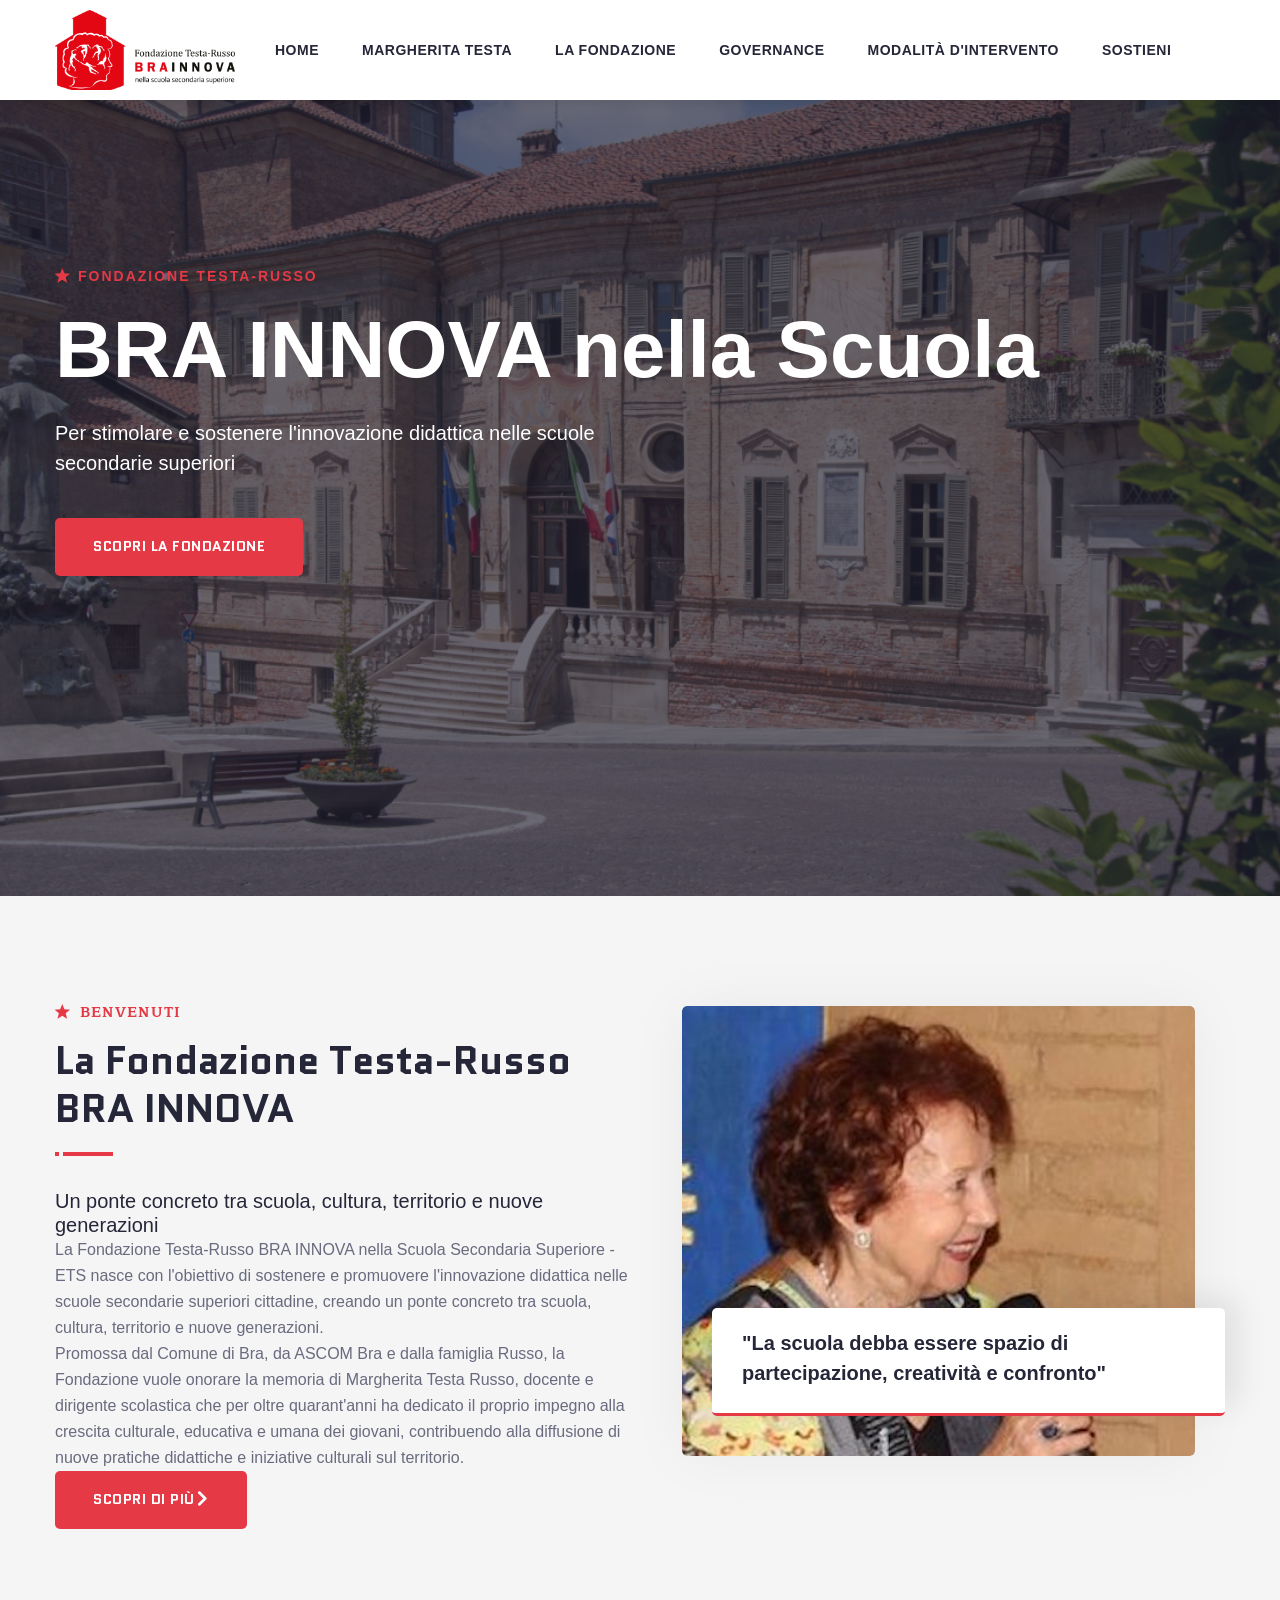
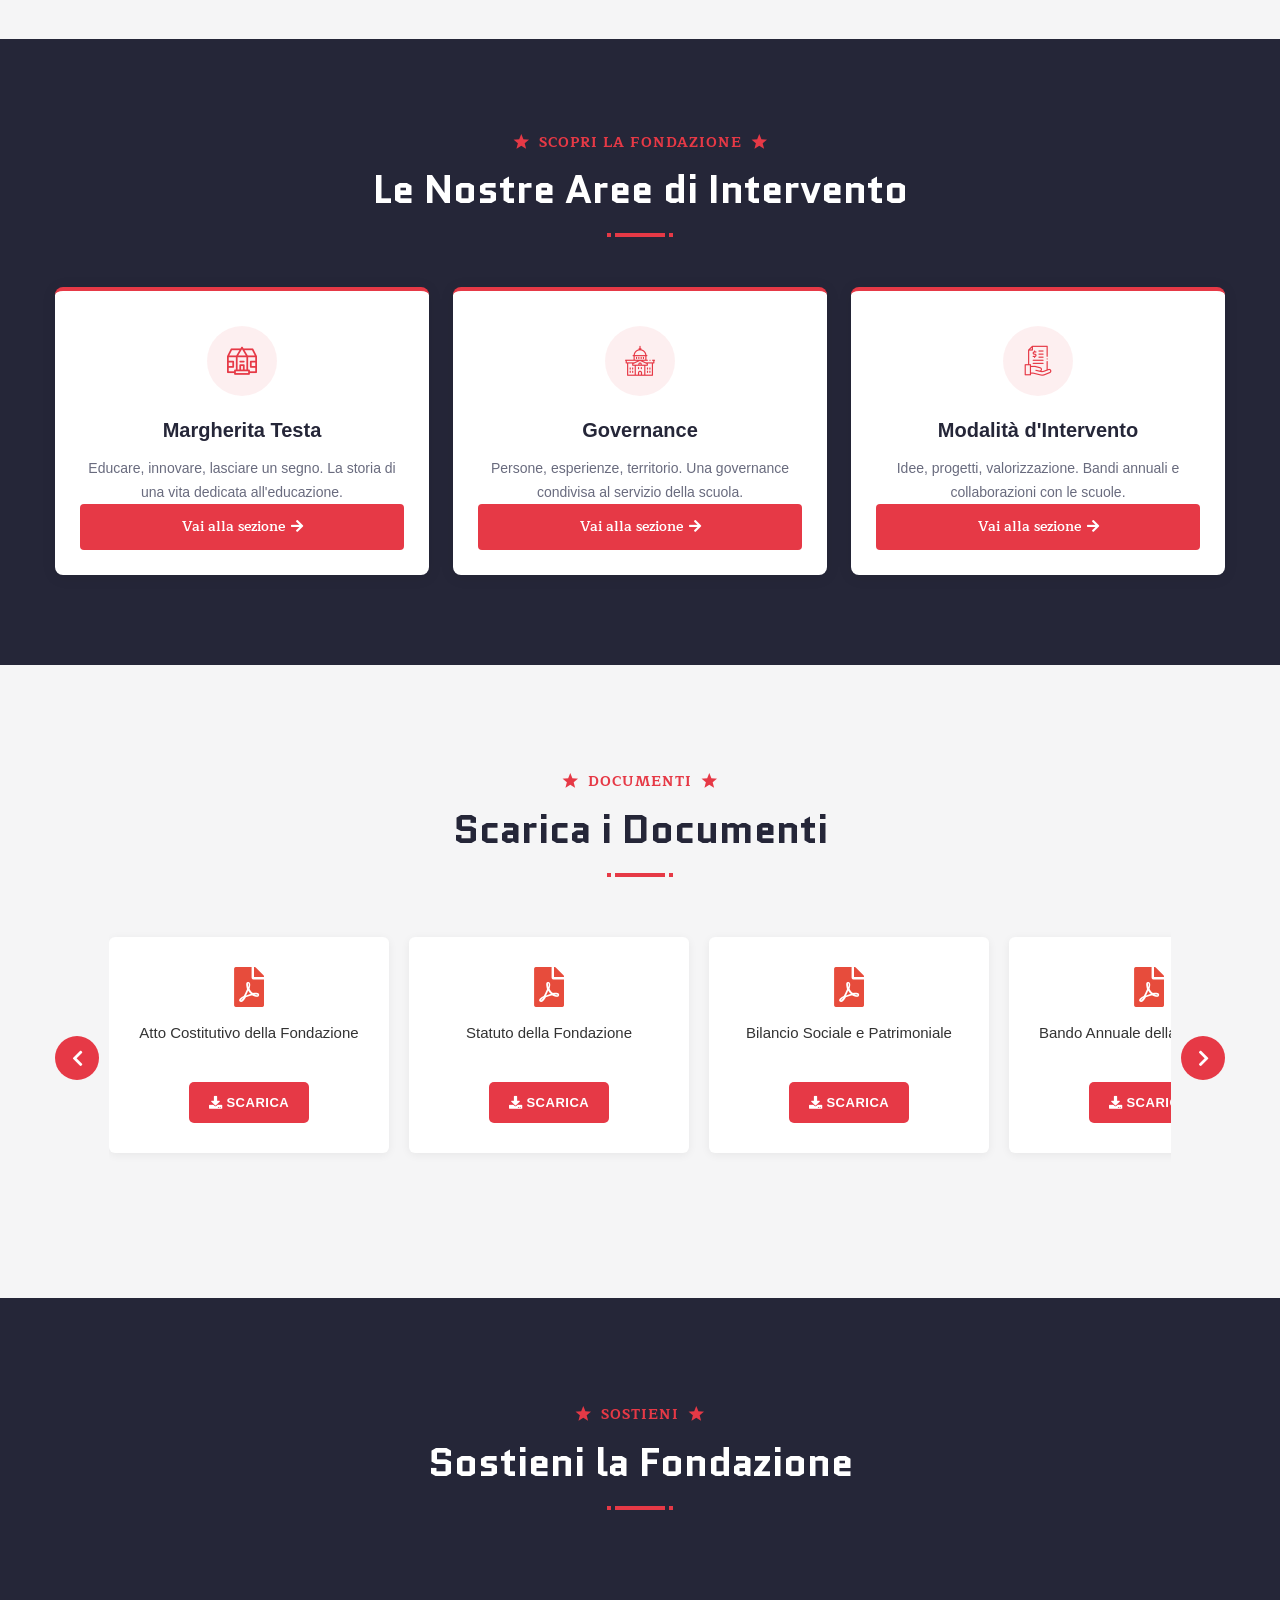
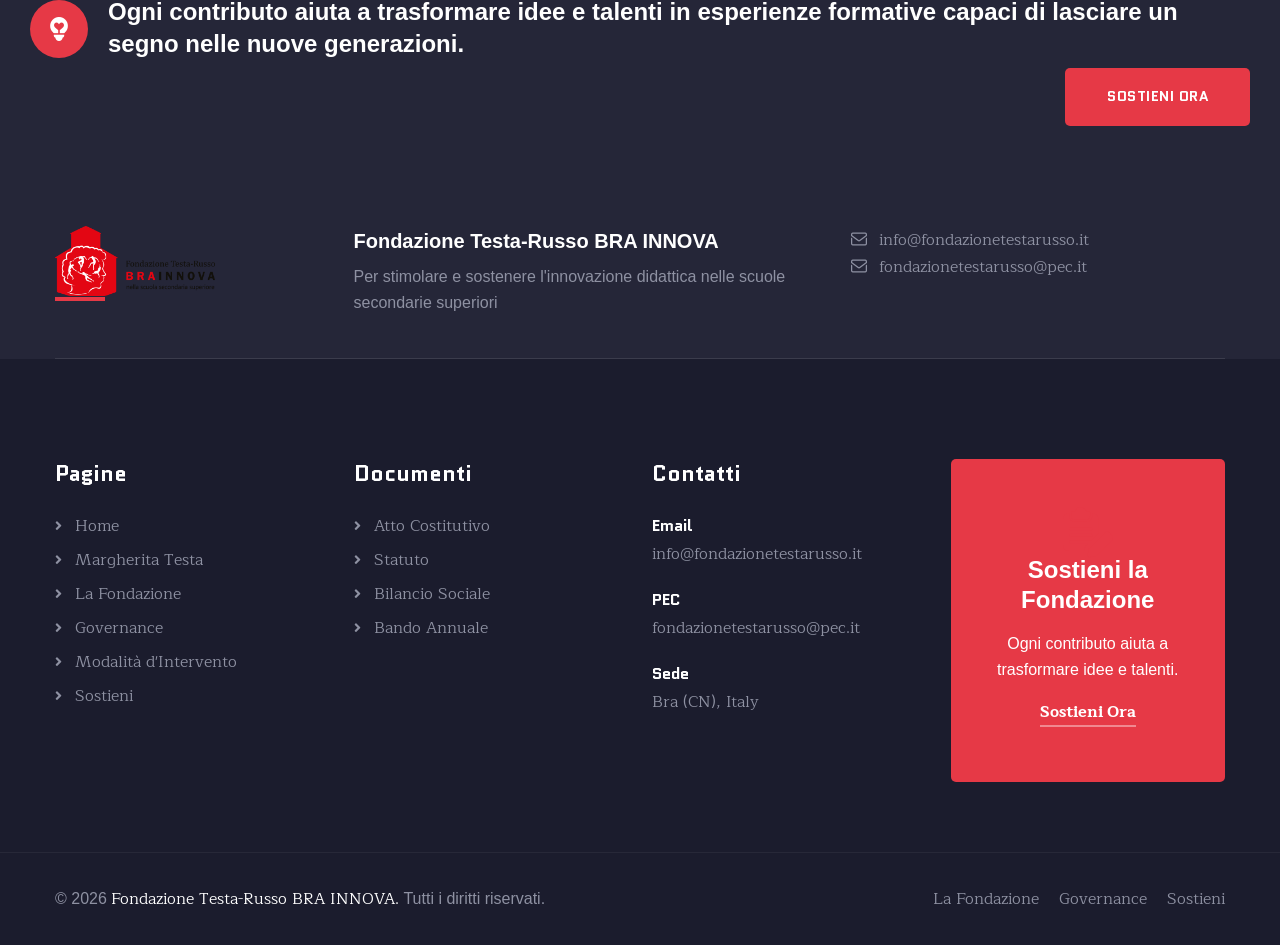
<file: index.html>
<!doctype html>
<html lang="it">
  <head>
    <meta charset="utf-8" />
    <meta http-equiv="X-UA-Compatible" content="IE=edge" />
    <meta
      name="viewport"
      content="width=device-width, initial-scale=1.0, maximum-scale=1.0, user-scalable=0"
    />
    <title>Fondazione Testa-Russo BRA INNOVA</title>
    <meta
      name="description"
      content="Fondazione Testa-Russo BRA INNOVA - Per stimolare e sostenere l'innovazione didattica nelle scuole secondarie superiori"
    />
    <link rel="icon" href="assets/img/favicon.ico" type="image/x-icon" />
    <link rel="preconnect" href="https://fonts.googleapis.com" />
    <link rel="preconnect" href="https://fonts.gstatic.com" crossorigin />
    <link
      href="https://fonts.googleapis.com/css2?family=Quantico:wght@400;700&family=Maitree:wght@300;400;500;600;700&display=swap"
      rel="stylesheet"
    />
    <link href="assets/css/font-awesome-all.css" rel="stylesheet" />
    <link href="assets/css/flaticon.css" rel="stylesheet" />
    <link href="assets/css/bootstrap.min.css" rel="stylesheet" />
    <link href="assets/css/color.css" rel="stylesheet" />
    <link href="assets/css/style.css" rel="stylesheet" />
    <link href="assets/css/responsive.css" rel="stylesheet" />
  </head>
  <body>
    <div class="boxed_wrapper">
      <!-- main header -->
      <header class="main-header style-one">
        <div class="header-lower">
          <div class="auto-container">
            <div class="outer-box clearfix">
              <div class="logo-box pull-left">
                <figure class="logo">
                  <a href="index.html"
                    ><img src="assets/img/logo.png" alt="BRA INNOVA"
                  /></a>
                </figure>
              </div>
              <div class="menu-area clearfix pull-right">
                <div class="mobile-nav-toggler">
                  <i class="icon-bar"></i>
                  <i class="icon-bar"></i>
                  <i class="icon-bar"></i>
                </div>
                <nav class="main-menu navbar-expand-md navbar-light">
                  <div
                    class="collapse navbar-collapse show clearfix"
                    id="navbarSupportedContent"
                  >
                    <ul class="navigation clearfix">
                      <li class="current"><a href="index.html">Home</a></li>
                      <li>
                        <a href="margherita-testa.html">Margherita Testa</a>
                      </li>
                      <li><a href="la-fondazione.html">La Fondazione</a></li>
                      <li><a href="governance.html">Governance</a></li>
                      <li>
                        <a href="modalita-intervento.html"
                          >Modalit&agrave; d'Intervento</a
                        >
                      </li>
                      <li><a href="sostieni.html">Sostieni</a></li>
                    </ul>
                  </div>
                </nav>
              </div>
            </div>
          </div>
        </div>
      </header>
      <!-- main-header end -->

      <!-- Mobile Menu -->
      <div class="mobile-menu">
        <div class="menu-backdrop"></div>
        <div class="close-btn"><i class="fas fa-times"></i></div>
        <nav class="menu-box">
          <div class="nav-logo">
            <a href="index.html"
              ><img src="assets/img/logo-2.png" alt="BRA INNOVA"
            /></a>
          </div>
          <div class="menu-outer"></div>
          <div class="contact-info">
            <h4>Contatti</h4>
            <ul>
              <li>Bra (CN), Italy</li>
              <li>
                <a href="mailto:info@fondazionetestarusso.it"
                  >info@fondazionetestarusso.it</a
                >
              </li>
            </ul>
          </div>
        </nav>
      </div>

      <!-- banner-section -->
      <section class="banner-section style-one">
        <div class="banner-carousel">
          <div
            class="image-layer"
            style="background-image: url(./assets/img/municipio-bra.jpg)"
          ></div>
          <div class="auto-container">
            <div class="content-box">
              <h6><i class="flaticon-star"></i>Fondazione Testa-Russo</h6>
              <h1>BRA INNOVA nella Scuola</h1>
              <p>
                Per stimolare e sostenere l'innovazione didattica nelle scuole
                secondarie superiori
              </p>
              <div class="btn-box">
                <a href="la-fondazione.html" class="theme-btn"
                  >Scopri la Fondazione</a
                >
              </div>
            </div>
          </div>
        </div>
      </section>
      <!-- banner-section end -->

      <!-- about-section -->
      <section class="about-section sec-pad bg-color-1">
        <div class="auto-container">
          <div class="row clearfix">
            <div class="col-lg-6 col-md-12 col-sm-12 content-column">
              <div class="content_block_1">
                <div class="content-box">
                  <div class="sec-title">
                    <h6><i class="flaticon-star"></i><span>Benvenuti</span></h6>
                    <h2>La Fondazione Testa-Russo BRA INNOVA</h2>
                    <div class="title-shape"></div>
                  </div>
                  <div class="text">
                    <h5>
                      Un ponte concreto tra scuola, cultura, territorio e nuove
                      generazioni
                    </h5>
                    <p>
                      La Fondazione Testa-Russo BRA INNOVA nella Scuola
                      Secondaria Superiore - ETS nasce con l'obiettivo di
                      sostenere e promuovere l'innovazione didattica nelle
                      scuole secondarie superiori cittadine, creando un ponte
                      concreto tra scuola, cultura, territorio e nuove
                      generazioni.
                    </p>
                    <p>
                      Promossa dal Comune di Bra, da ASCOM Bra e dalla famiglia
                      Russo, la Fondazione vuole onorare la memoria di
                      Margherita Testa Russo, docente e dirigente scolastica che
                      per oltre quarant'anni ha dedicato il proprio impegno alla
                      crescita culturale, educativa e umana dei giovani,
                      contribuendo alla diffusione di nuove pratiche didattiche
                      e iniziative culturali sul territorio.
                    </p>
                  </div>
                  <div class="btn-box">
                    <a href="la-fondazione.html" class="theme-btn"
                      >Scopri di Pi&ugrave;<i class="flaticon-right-arrow"></i
                    ></a>
                  </div>
                </div>
              </div>
            </div>
            <div class="col-lg-6 col-md-12 col-sm-12 image-column">
              <div class="image_block_1">
                <div class="image-box">
                  <figure class="image">
                    <img
                      src="./assets/img/Margherita testa quote.jpg"
                      alt="Fondazione BRA INNOVA"
                    />
                  </figure>
                  <div class="text">
                    <h4>
                      "La scuola debba essere spazio di partecipazione,
                      creativit&agrave; e confronto"
                    </h4>
                  </div>
                </div>
              </div>
            </div>
          </div>
        </div>
      </section>
      <!-- about-section end -->

      <!-- explore-section -->
      <section class="explore-section centred bg-color-2">
        <figure class="vector-image">
          <img src="assets/img/vector-1.png" alt="" />
        </figure>
        <div
          class="pattern-layer"
          style="background-image: url(assets/img/shape-1.png)"
        ></div>
        <div class="auto-container">
          <div class="sec-title centred light">
            <h6>
              <i class="flaticon-star"></i><span>Scopri la Fondazione</span
              ><i class="flaticon-star"></i>
            </h6>
            <h2>Le Nostre Aree di Intervento</h2>
            <div class="title-shape"></div>
          </div>
          <div class="row clearfix">
            <div class="col-lg-4 col-md-6 col-sm-12 explore-block">
              <div class="explore-block-one">
                <div class="inner-box">
                  <div class="content-box">
                    <div class="text">
                      <div class="icon-box">
                        <i class="flaticon-school"></i>
                      </div>
                      <h4>Margherita Testa</h4>
                      <p>
                        Educare, innovare, lasciare un segno. La storia di una
                        vita dedicata all'educazione.
                      </p>
                    </div>
                    <div class="overlay-content">
                      <ul class="link-box clearfix">
                        <li>
                          <a href="margherita-testa.html"
                            >Vai alla sezione<i class="fas fa-arrow-right"></i
                          ></a>
                        </li>
                      </ul>
                    </div>
                  </div>
                </div>
              </div>
            </div>
            <div class="col-lg-4 col-md-6 col-sm-12 explore-block">
              <div class="explore-block-one">
                <div class="inner-box">
                  <div class="content-box">
                    <div class="text">
                      <div class="icon-box">
                        <i class="flaticon-goverment"></i>
                      </div>
                      <h4>Governance</h4>
                      <p>
                        Persone, esperienze, territorio. Una governance
                        condivisa al servizio della scuola.
                      </p>
                    </div>
                    <div class="overlay-content">
                      <ul class="link-box clearfix">
                        <li>
                          <a href="governance.html"
                            >Vai alla sezione<i class="fas fa-arrow-right"></i
                          ></a>
                        </li>
                      </ul>
                    </div>
                  </div>
                </div>
              </div>
            </div>
            <div class="col-lg-4 col-md-6 col-sm-12 explore-block">
              <div class="explore-block-one">
                <div class="inner-box">
                  <div class="content-box">
                    <div class="text">
                      <div class="icon-box">
                        <i class="flaticon-budget"></i>
                      </div>
                      <h4>Modalit&agrave; d'Intervento</h4>
                      <p>
                        Idee, progetti, valorizzazione. Bandi annuali e
                        collaborazioni con le scuole.
                      </p>
                    </div>
                    <div class="overlay-content">
                      <ul class="link-box clearfix">
                        <li>
                          <a href="modalita-intervento.html"
                            >Vai alla sezione<i class="fas fa-arrow-right"></i
                          ></a>
                        </li>
                      </ul>
                    </div>
                  </div>
                </div>
              </div>
            </div>
          </div>
        </div>
      </section>
      <!-- explore-section end -->

      <!-- download-section -->
      <section class="sec-pad bg-color-1">
        <div class="auto-container">
          <div class="sec-title centred">
            <h6>
              <i class="flaticon-star"></i><span>Documenti</span
              ><i class="flaticon-star"></i>
            </h6>
            <h2>Scarica i Documenti</h2>
            <div class="title-shape"></div>
          </div>
          <div class="download-carousel-wrap">
            <button class="download-arrow prev"><i class="fas fa-chevron-left"></i></button>
            <div class="download-track">
              <div class="download-card">
                <div class="icon-box"><i class="fas fa-file-pdf"></i></div>
                <h4>Atto Costitutivo della Fondazione</h4>
                <a href="#" class="theme-btn"
                  ><i class="fas fa-download"></i> Scarica</a
                >
              </div>
              <div class="download-card">
                <div class="icon-box"><i class="fas fa-file-pdf"></i></div>
                <h4>Statuto della Fondazione</h4>
                <a href="#" class="theme-btn"
                  ><i class="fas fa-download"></i> Scarica</a
                >
              </div>
              <div class="download-card">
                <div class="icon-box"><i class="fas fa-file-pdf"></i></div>
                <h4>Bilancio Sociale e Patrimoniale</h4>
                <a href="#" class="theme-btn"
                  ><i class="fas fa-download"></i> Scarica</a
                >
              </div>
              <div class="download-card">
                <div class="icon-box"><i class="fas fa-file-pdf"></i></div>
                <h4>Bando Annuale della Fondazione</h4>
                <a href="#" class="theme-btn"
                  ><i class="fas fa-download"></i> Scarica</a
                >
              </div>
              <div class="download-card">
                <div class="icon-box"><i class="fas fa-file-pdf"></i></div>
                <h4>Scheda di Presentazione Progetto &mdash; Ex Ante</h4>
                <a href="#" class="theme-btn"
                  ><i class="fas fa-download"></i> Scarica</a
                >
              </div>
              <div class="download-card">
                <div class="icon-box"><i class="fas fa-file-pdf"></i></div>
                <h4>Scheda di Rendicontazione Progetto &mdash; Ex Post</h4>
                <a href="#" class="theme-btn"
                  ><i class="fas fa-download"></i> Scarica</a
                >
              </div>
              <div class="download-card">
                <div class="icon-box"><i class="fas fa-file-pdf"></i></div>
                <h4>Documentazione Informativa</h4>
                <a href="#" class="theme-btn"
                  ><i class="fas fa-download"></i> Scarica</a
                >
              </div>
            </div>
            <button class="download-arrow next"><i class="fas fa-chevron-right"></i></button>
          </div>
        </div>
      </section>
      <!-- download-section end -->

      <!-- support CTA -->
      <section class="solutions-section alternat-2">
        <div class="auto-container">
          <div class="sec-title centred light">
            <h6>
              <i class="flaticon-star"></i><span>Sostieni</span
              ><i class="flaticon-star"></i>
            </h6>
            <h2>Sostieni la Fondazione</h2>
            <div class="title-shape"></div>
          </div>
        </div>
        <div class="inner-container mr-0">
          <div class="lower-box clearfix">
            <div
              class="bg-layer"
              style="background-image: url(assets/img/bg-2.jpg)"
            ></div>
            <div class="text pull-left">
              <div class="icon-box"><i class="flaticon-idea"></i></div>
              <h3>
                Ogni contributo aiuta a trasformare idee e talenti in esperienze
                formative capaci di lasciare un segno nelle nuove generazioni.
              </h3>
            </div>
            <div class="btn-box pull-right">
              <a href="sostieni.html" class="theme-btn">Sostieni Ora</a>
            </div>
          </div>
        </div>
      </section>
      <!-- support CTA end -->

      <!-- main-footer -->
      <footer class="main-footer">
        <div class="footer-top pt-50">
          <div class="auto-container">
            <div class="top-inner">
              <div class="row clearfix">
                <div class="col-lg-3 col-md-6 col-sm-12 logo-column">
                  <figure class="footer-logo">
                    <a href="index.html"
                      ><img src="assets/img/footer-logo.png" alt="BRA INNOVA"
                    /></a>
                  </figure>
                </div>
                <div class="col-lg-5 col-md-6 col-sm-12 text-column">
                  <div class="text">
                    <h3>Fondazione Testa-Russo BRA INNOVA</h3>
                    <p>
                      Per stimolare e sostenere l'innovazione didattica nelle
                      scuole secondarie superiori
                    </p>
                  </div>
                </div>
                <div class="col-lg-4 col-md-12 col-sm-12 form-column">
                  <div class="text">
                    <p>
                      <i class="flaticon-mail-inbox-app"></i>
                      <a href="mailto:info@fondazionetestarusso.it"
                        >info@fondazionetestarusso.it</a
                      >
                    </p>
                    <p>
                      <i class="flaticon-mail-inbox-app"></i>
                      <a href="mailto:fondazionetestarusso@pec.it"
                        >fondazionetestarusso@pec.it</a
                      >
                    </p>
                  </div>
                </div>
              </div>
            </div>
          </div>
        </div>
        <div class="widget-section">
          <div class="auto-container">
            <div class="row clearfix">
              <div class="col-lg-3 col-md-6 col-sm-12 footer-column">
                <div class="footer-widget links-widget">
                  <div class="widget-title"><h3>Pagine</h3></div>
                  <div class="widget-content">
                    <ul class="links-list clearfix">
                      <li><a href="index.html">Home</a></li>
                      <li>
                        <a href="margherita-testa.html">Margherita Testa</a>
                      </li>
                      <li><a href="la-fondazione.html">La Fondazione</a></li>
                      <li><a href="governance.html">Governance</a></li>
                      <li>
                        <a href="modalita-intervento.html"
                          >Modalit&agrave; d'Intervento</a
                        >
                      </li>
                      <li><a href="sostieni.html">Sostieni</a></li>
                    </ul>
                  </div>
                </div>
              </div>
              <div class="col-lg-3 col-md-6 col-sm-12 footer-column">
                <div class="footer-widget links-widget">
                  <div class="widget-title"><h3>Documenti</h3></div>
                  <div class="widget-content">
                    <ul class="links-list clearfix">
                      <li><a href="#">Atto Costitutivo</a></li>
                      <li><a href="#">Statuto</a></li>
                      <li><a href="#">Bilancio Sociale</a></li>
                      <li><a href="#">Bando Annuale</a></li>
                    </ul>
                  </div>
                </div>
              </div>
              <div class="col-lg-3 col-md-6 col-sm-12 footer-column">
                <div class="footer-widget contact-widget">
                  <div class="widget-title"><h3>Contatti</h3></div>
                  <div class="widget-content">
                    <ul class="info clearfix">
                      <li>
                        <h5>Email</h5>
                        <p>
                          <a href="mailto:info@fondazionetestarusso.it"
                            >info@fondazionetestarusso.it</a
                          >
                        </p>
                      </li>
                      <li>
                        <h5>PEC</h5>
                        <p>
                          <a href="mailto:fondazionetestarusso@pec.it"
                            >fondazionetestarusso@pec.it</a
                          >
                        </p>
                      </li>
                      <li>
                        <h5>Sede</h5>
                        <p>Bra (CN), Italy</p>
                      </li>
                    </ul>
                  </div>
                </div>
              </div>
              <div class="col-lg-3 col-md-6 col-sm-12 footer-column">
                <div class="footer-widget register-widget">
                  <div class="inner-box">
                    <div class="upper">
                      <div class="icon-box"><i class="flaticon-edit"></i></div>
                      <h4>Sostieni la Fondazione</h4>
                    </div>
                    <p>Ogni contributo aiuta a trasformare idee e talenti.</p>
                    <a href="sostieni.html">Sostieni Ora</a>
                  </div>
                </div>
              </div>
            </div>
          </div>
        </div>
        <div class="footer-bottom">
          <div class="auto-container">
            <div class="bottom-inner clearfix">
              <div class="copyright pull-left">
                <p>
                  &copy; 2026
                  <a href="index.html">Fondazione Testa-Russo BRA INNOVA.</a>
                  Tutti i diritti riservati.
                </p>
              </div>
              <ul class="footer-nav clearfix pull-right">
                <li><a href="la-fondazione.html">La Fondazione</a></li>
                <li><a href="governance.html">Governance</a></li>
                <li><a href="sostieni.html">Sostieni</a></li>
              </ul>
            </div>
          </div>
        </div>
      </footer>
      <!-- main-footer end -->

      <button class="scroll-top scroll-to-target" data-target="html">
        <span class="fas fa-angle-up"></span>
      </button>
    </div>

    <script src="assets/js/bootstrap.bundle.min.js"></script>
    <script src="assets/js/main.js"></script>
  </body>
</html>
</file>
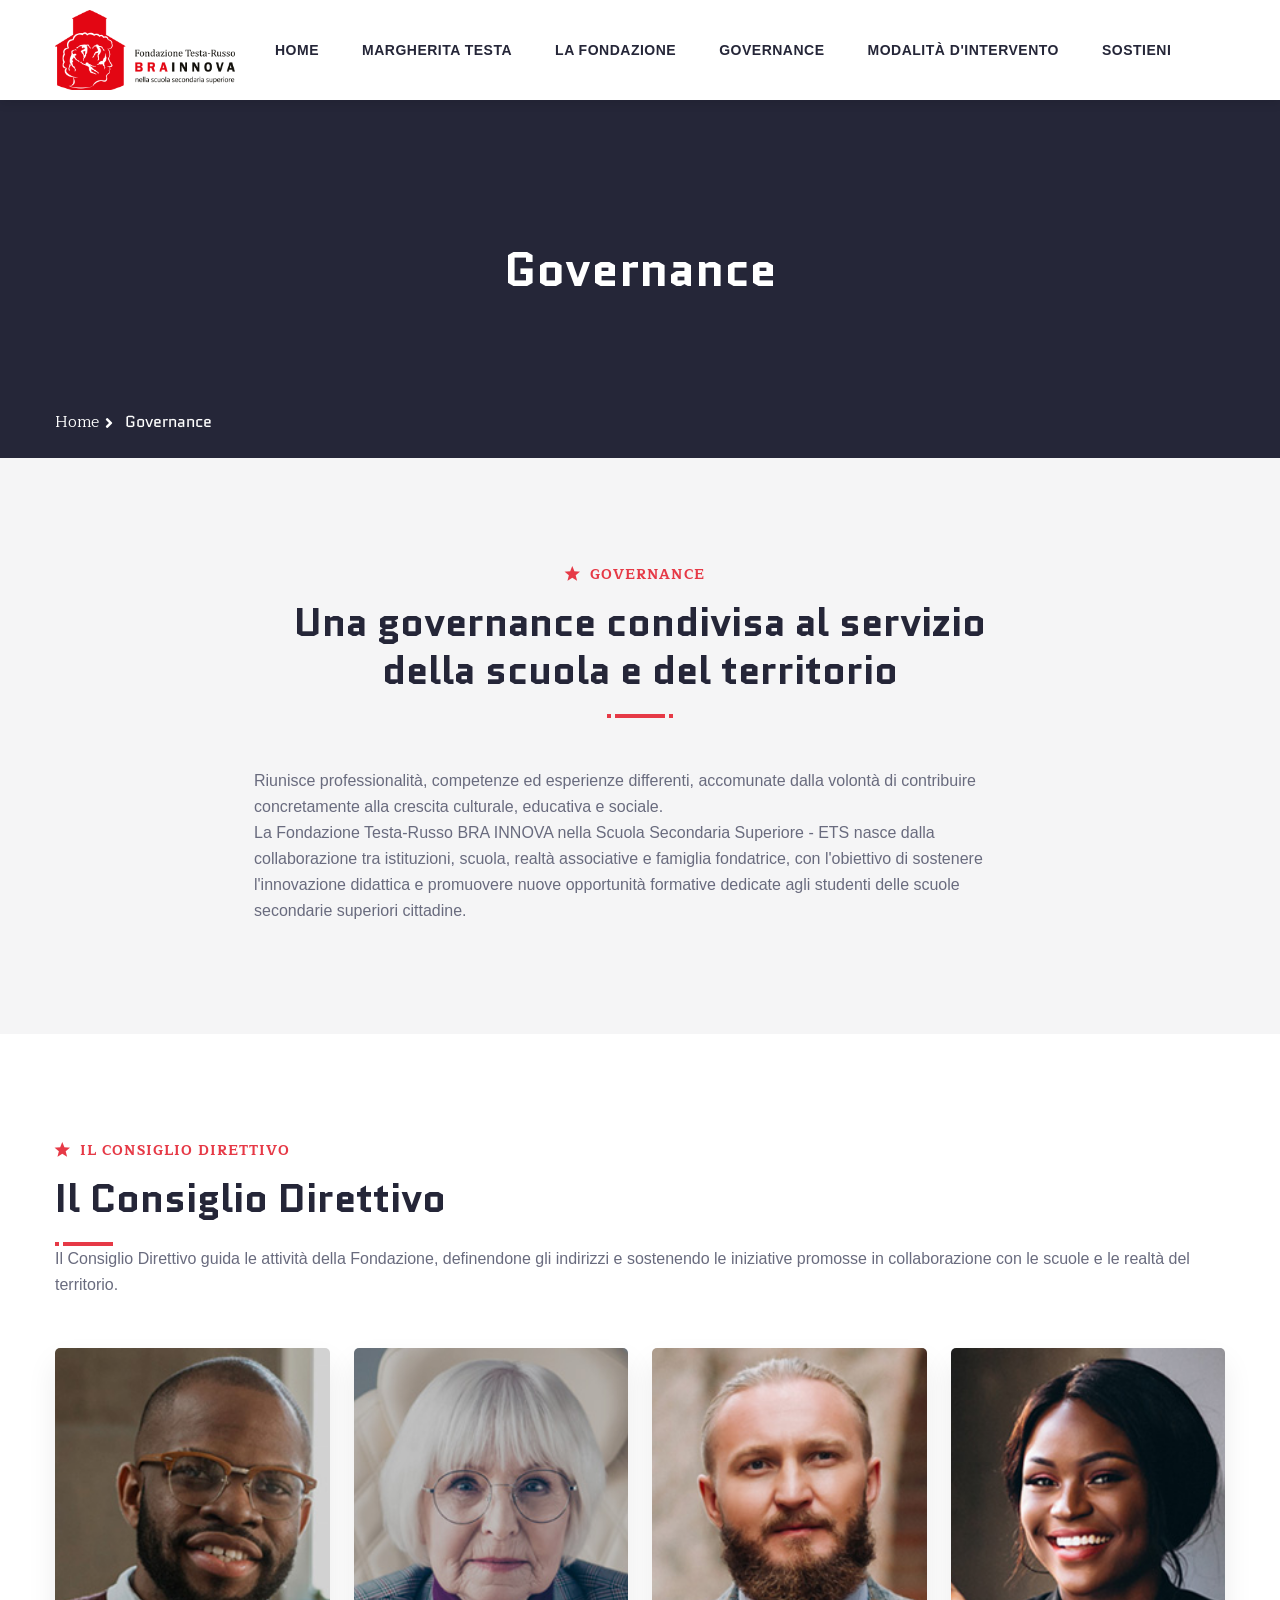
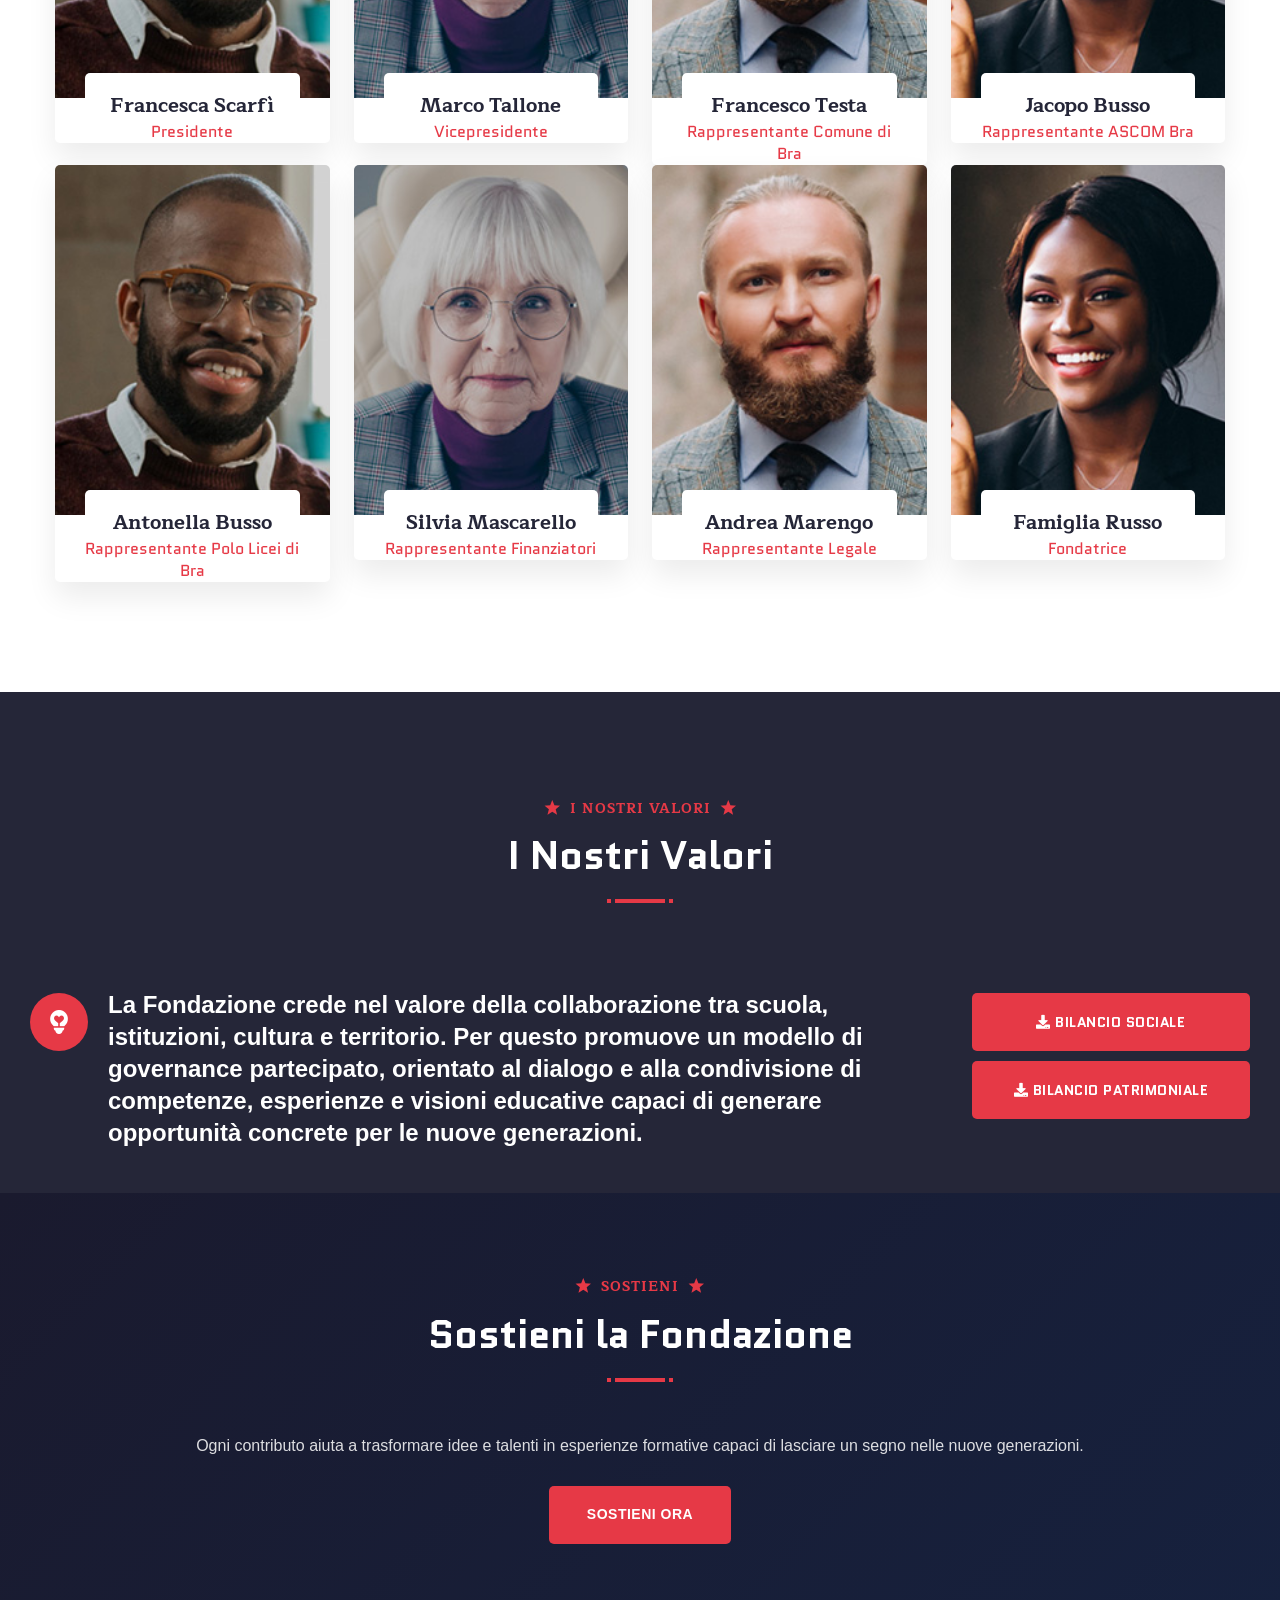
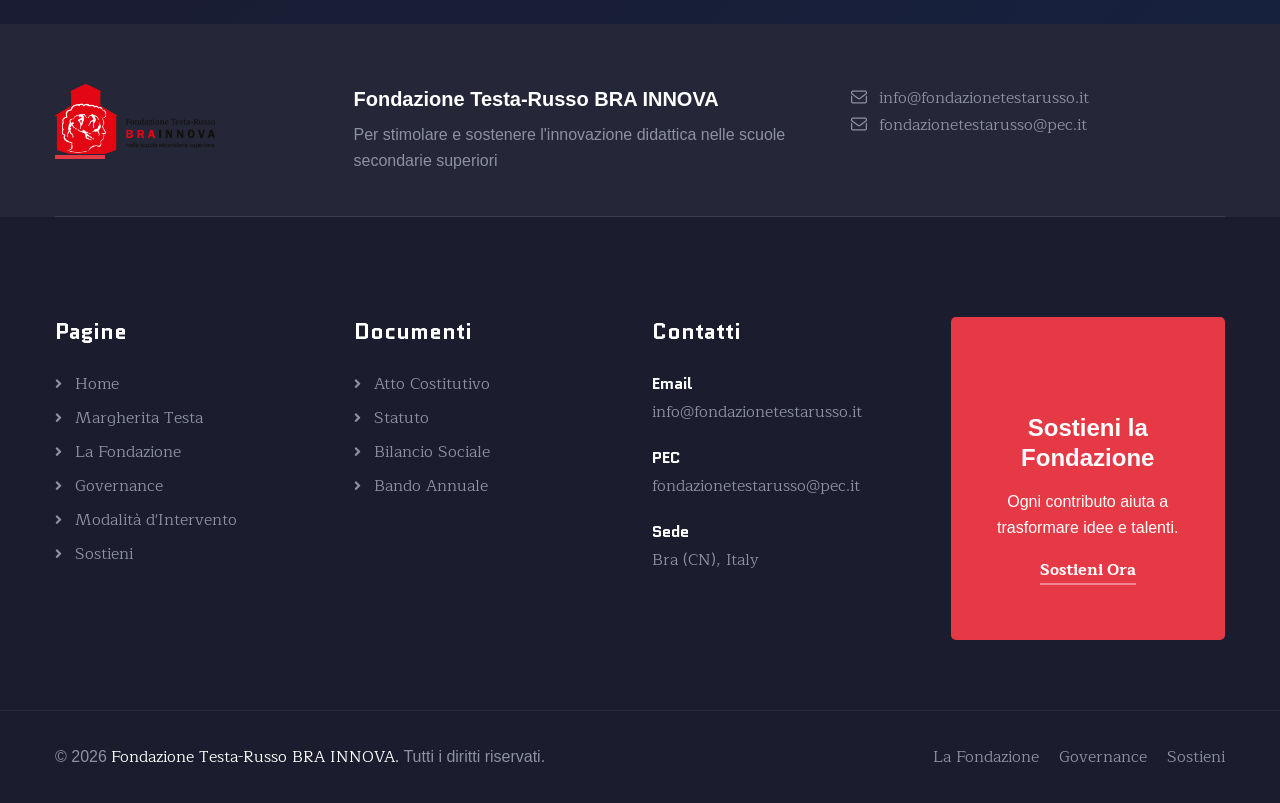
<file: governance.html>
<!DOCTYPE html>
<html lang="it">
<head>
<meta charset="utf-8">
<meta http-equiv="X-UA-Compatible" content="IE=edge">
<meta name="viewport" content="width=device-width, initial-scale=1.0, maximum-scale=1.0, user-scalable=0">
<title>Governance - Fondazione Testa-Russo BRA INNOVA</title>
<meta name="description" content="Governance della Fondazione Testa-Russo BRA INNOVA - Il Consiglio Direttivo e i valori della Fondazione">
<link rel="icon" href="assets/img/favicon.ico" type="image/x-icon">
<link rel="preconnect" href="https://fonts.googleapis.com">
<link rel="preconnect" href="https://fonts.gstatic.com" crossorigin>
<link href="https://fonts.googleapis.com/css2?family=Quantico:wght@400;700&family=Maitree:wght@300;400;500;600;700&display=swap" rel="stylesheet">
<link href="assets/css/font-awesome-all.css" rel="stylesheet">
<link href="assets/css/flaticon.css" rel="stylesheet">
<link href="assets/css/bootstrap.min.css" rel="stylesheet">
<link href="assets/css/color.css" rel="stylesheet">
<link href="assets/css/style.css" rel="stylesheet">
<link href="assets/css/responsive.css" rel="stylesheet">
</head>
<body>
<div class="boxed_wrapper">



<!-- main header -->
<header class="main-header style-one">
<div class="header-lower">
<div class="auto-container">
<div class="outer-box clearfix">
<div class="logo-box pull-left">
<figure class="logo"><a href="index.html"><img src="assets/img/logo.png" alt="BRA INNOVA"></a></figure>
</div>
<div class="menu-area clearfix pull-right">
<div class="mobile-nav-toggler">
<i class="icon-bar"></i>
<i class="icon-bar"></i>
<i class="icon-bar"></i>
</div>
<nav class="main-menu navbar-expand-md navbar-light">
<div class="collapse navbar-collapse show clearfix" id="navbarSupportedContent">
<ul class="navigation clearfix">
<li><a href="index.html">Home</a></li>
<li><a href="margherita-testa.html">Margherita Testa</a></li>
<li><a href="la-fondazione.html">La Fondazione</a></li>
<li class="current"><a href="governance.html">Governance</a></li>
<li><a href="modalita-intervento.html">Modalit&agrave; d'Intervento</a></li>
<li><a href="sostieni.html">Sostieni</a></li>
</ul>
</div>
</nav>
</div>
</div>
</div>
</div>
</header>
<!-- main-header end -->

<!-- Mobile Menu -->
<div class="mobile-menu">
<div class="menu-backdrop"></div>
<div class="close-btn"><i class="fas fa-times"></i></div>
<nav class="menu-box">
<div class="nav-logo"><a href="index.html"><img src="assets/img/logo-2.png" alt="BRA INNOVA"></a></div>
<div class="menu-outer"></div>
<div class="contact-info">
<h4>Contatti</h4>
<ul>
<li>Bra (CN), Italy</li>
<li><a href="mailto:info@fondazionetestarusso.it">info@fondazionetestarusso.it</a></li>
</ul>
</div>
</nav>
</div>

<!-- page title -->
<section class="page-title" style="background-image: url(assets/img/page-title.jpg);">
<div class="auto-container">
<div class="content-box">
<div class="title centred">
<h1>Governance</h1>
</div>
<ul class="bread-crumb clearfix">
<li><a href="index.html">Home</a></li>
<li>Governance</li>
</ul>
</div>
</div>
</section>

<!-- introduction -->
<section class="about-section sec-pad bg-color-1">
<div class="auto-container">
<div class="row clearfix">
<div class="col-lg-8 col-md-12 col-sm-12 mx-auto">
<div class="sec-title centred">
<h6><i class="flaticon-star"></i><span>Governance</span></h6>
<h2>Una governance condivisa al servizio della scuola e del territorio</h2>
<div class="title-shape"></div>
</div>
<div class="text">
<p>Riunisce professionalit&agrave;, competenze ed esperienze differenti, accomunate dalla volont&agrave; di contribuire concretamente alla crescita culturale, educativa e sociale.</p>
<p>La Fondazione Testa-Russo BRA INNOVA nella Scuola Secondaria Superiore - ETS nasce dalla collaborazione tra istituzioni, scuola, realt&agrave; associative e famiglia fondatrice, con l'obiettivo di sostenere l'innovazione didattica e promuovere nuove opportunit&agrave; formative dedicate agli studenti delle scuole secondarie superiori cittadine.</p>
</div>
</div>
</div>
</div>
</section>

<!-- team section -->
<section class="team-section sec-pad">
<div class="auto-container">
<div class="sec-title">
<h6><i class="flaticon-star"></i><span>Il Consiglio Direttivo</span></h6>
<h2>Il Consiglio Direttivo</h2>
<div class="title-shape"></div>
<p>Il Consiglio Direttivo guida le attivit&agrave; della Fondazione, definendone gli indirizzi e sostenendo le iniziative promosse in collaborazione con le scuole e le realt&agrave; del territorio.</p>
</div>
<div class="row clearfix">
<div class="col-lg-3 col-md-6 col-sm-12 team-block">
<div class="team-block-one">
<div class="inner-box">
<figure class="image-box"><img src="assets/img/team-1.jpg" alt="Francesca Scarf&igrave;"></figure>
<div class="lower-content">
<div class="author-box">
<h4><a href="#">Francesca Scarf&igrave;</a></h4>
<span class="designation">Presidente</span>
</div>
</div>
</div>
</div>
</div>
<div class="col-lg-3 col-md-6 col-sm-12 team-block">
<div class="team-block-one">
<div class="inner-box">
<figure class="image-box"><img src="assets/img/team-2.jpg" alt="Marco Tallone"></figure>
<div class="lower-content">
<div class="author-box">
<h4><a href="#">Marco Tallone</a></h4>
<span class="designation">Vicepresidente</span>
</div>
</div>
</div>
</div>
</div>
<div class="col-lg-3 col-md-6 col-sm-12 team-block">
<div class="team-block-one">
<div class="inner-box">
<figure class="image-box"><img src="assets/img/team-3.jpg" alt="Francesco Testa"></figure>
<div class="lower-content">
<div class="author-box">
<h4><a href="#">Francesco Testa</a></h4>
<span class="designation">Rappresentante Comune di Bra</span>
</div>
</div>
</div>
</div>
</div>
<div class="col-lg-3 col-md-6 col-sm-12 team-block">
<div class="team-block-one">
<div class="inner-box">
<figure class="image-box"><img src="assets/img/team-4.jpg" alt="Jacopo Busso"></figure>
<div class="lower-content">
<div class="author-box">
<h4><a href="#">Jacopo Busso</a></h4>
<span class="designation">Rappresentante ASCOM Bra</span>
</div>
</div>
</div>
</div>
</div>
<div class="col-lg-3 col-md-6 col-sm-12 team-block">
<div class="team-block-one">
<div class="inner-box">
<figure class="image-box"><img src="assets/img/team-1.jpg" alt="Antonella Busso"></figure>
<div class="lower-content">
<div class="author-box">
<h4><a href="#">Antonella Busso</a></h4>
<span class="designation">Rappresentante Polo Licei di Bra</span>
</div>
</div>
</div>
</div>
</div>
<div class="col-lg-3 col-md-6 col-sm-12 team-block">
<div class="team-block-one">
<div class="inner-box">
<figure class="image-box"><img src="assets/img/team-2.jpg" alt="Silvia Mascarello"></figure>
<div class="lower-content">
<div class="author-box">
<h4><a href="#">Silvia Mascarello</a></h4>
<span class="designation">Rappresentante Finanziatori</span>
</div>
</div>
</div>
</div>
</div>
<div class="col-lg-3 col-md-6 col-sm-12 team-block">
<div class="team-block-one">
<div class="inner-box">
<figure class="image-box"><img src="assets/img/team-3.jpg" alt="Andrea Marengo"></figure>
<div class="lower-content">
<div class="author-box">
<h4><a href="#">Andrea Marengo</a></h4>
<span class="designation">Rappresentante Legale</span>
</div>
</div>
</div>
</div>
</div>
<div class="col-lg-3 col-md-6 col-sm-12 team-block">
<div class="team-block-one">
<div class="inner-box">
<figure class="image-box"><img src="assets/img/team-4.jpg" alt="Famiglia Russo"></figure>
<div class="lower-content">
<div class="author-box">
<h4><a href="#">Famiglia Russo</a></h4>
<span class="designation">Fondatrice</span>
</div>
</div>
</div>
</div>
</div>
</div>
</div>
</section>

<!-- governance values -->
<section class="solutions-section alternat-2">
<div class="auto-container">
<div class="sec-title centred light">
<h6><i class="flaticon-star"></i><span>I Nostri Valori</span><i class="flaticon-star"></i></h6>
<h2>I Nostri Valori</h2>
<div class="title-shape"></div>
</div>
</div>
<div class="inner-container mr-0">
<div class="lower-box clearfix">
<div class="bg-layer" style="background-image: url(assets/img/bg-2.jpg);"></div>
<div class="text pull-left" style="max-width: 70%;">
<div class="icon-box"><i class="flaticon-idea"></i></div>
<h3>La Fondazione crede nel valore della collaborazione tra scuola, istituzioni, cultura e territorio. Per questo promuove un modello di governance partecipato, orientato al dialogo e alla condivisione di competenze, esperienze e visioni educative capaci di generare opportunit&agrave; concrete per le nuove generazioni.</h3>
</div>
<div class="btn-box pull-right" style="display: flex; flex-direction: column; gap: 10px;">
<a href="#" class="theme-btn"><i class="fas fa-download"></i> Bilancio Sociale</a>
<a href="#" class="theme-btn"><i class="fas fa-download"></i> Bilancio Patrimoniale</a>
</div>
</div>
</div>
</section>

<!-- support CTA -->
<section class="cta-section" style="background: linear-gradient(135deg, #1a1a2e 0%, #16213e 100%); color: #fff; padding: 80px 0; text-align: center;">
<div class="auto-container">
<div class="sec-title centred light">
<h6><i class="flaticon-star"></i><span>Sostieni</span><i class="flaticon-star"></i></h6>
<h2 style="color: #fff;">Sostieni la Fondazione</h2>
<div class="title-shape"></div>
</div>
<p style="color: rgba(255,255,255,0.85); font-size: 16px; line-height: 1.8; margin-bottom: 25px;">Ogni contributo aiuta a trasformare idee e talenti in esperienze formative capaci di lasciare un segno nelle nuove generazioni.</p>
<a href="sostieni.html" class="theme-btn">Sostieni Ora</a>
</div>
</section>
<!-- support CTA end -->

<!-- main-footer -->
<footer class="main-footer">
<div class="footer-top pt-50">
<div class="auto-container">
<div class="top-inner">
<div class="row clearfix">
<div class="col-lg-3 col-md-6 col-sm-12 logo-column">
<figure class="footer-logo"><a href="index.html"><img src="assets/img/footer-logo.png" alt="BRA INNOVA"></a></figure>
</div>
<div class="col-lg-5 col-md-6 col-sm-12 text-column">
<div class="text">
<h3>Fondazione Testa-Russo BRA INNOVA</h3>
<p>Per stimolare e sostenere l'innovazione didattica nelle scuole secondarie superiori</p>
</div>
</div>
<div class="col-lg-4 col-md-12 col-sm-12 form-column">
<div class="text">
<p><i class="flaticon-mail-inbox-app"></i> <a href="mailto:info@fondazionetestarusso.it">info@fondazionetestarusso.it</a></p>
<p><i class="flaticon-mail-inbox-app"></i> <a href="mailto:fondazionetestarusso@pec.it">fondazionetestarusso@pec.it</a></p>
</div>
</div>
</div>
</div>
</div>
</div>
<div class="widget-section">
<div class="auto-container">
<div class="row clearfix">
<div class="col-lg-3 col-md-6 col-sm-12 footer-column">
<div class="footer-widget links-widget">
<div class="widget-title"><h3>Pagine</h3></div>
<div class="widget-content">
<ul class="links-list clearfix">
<li><a href="index.html">Home</a></li>
<li><a href="margherita-testa.html">Margherita Testa</a></li>
<li><a href="la-fondazione.html">La Fondazione</a></li>
<li><a href="governance.html">Governance</a></li>
<li><a href="modalita-intervento.html">Modalit&agrave; d'Intervento</a></li>
<li><a href="sostieni.html">Sostieni</a></li>
</ul>
</div>
</div>
</div>
<div class="col-lg-3 col-md-6 col-sm-12 footer-column">
<div class="footer-widget links-widget">
<div class="widget-title"><h3>Documenti</h3></div>
<div class="widget-content">
<ul class="links-list clearfix">
<li><a href="#">Atto Costitutivo</a></li>
<li><a href="#">Statuto</a></li>
<li><a href="#">Bilancio Sociale</a></li>
<li><a href="#">Bando Annuale</a></li>
</ul>
</div>
</div>
</div>
<div class="col-lg-3 col-md-6 col-sm-12 footer-column">
<div class="footer-widget contact-widget">
<div class="widget-title"><h3>Contatti</h3></div>
<div class="widget-content">
<ul class="info clearfix">
<li>
<h5>Email</h5>
<p><a href="mailto:info@fondazionetestarusso.it">info@fondazionetestarusso.it</a></p>
</li>
<li>
<h5>PEC</h5>
<p><a href="mailto:fondazionetestarusso@pec.it">fondazionetestarusso@pec.it</a></p>
</li>
<li>
<h5>Sede</h5>
<p>Bra (CN), Italy</p>
</li>
</ul>
</div>
</div>
</div>
<div class="col-lg-3 col-md-6 col-sm-12 footer-column">
<div class="footer-widget register-widget">
<div class="inner-box">
<div class="upper">
<div class="icon-box"><i class="flaticon-edit"></i></div>
<h4>Sostieni la Fondazione</h4>
</div>
<p>Ogni contributo aiuta a trasformare idee e talenti.</p>
<a href="sostieni.html">Sostieni Ora</a>
</div>
</div>
</div>
</div>
</div>
</div>
<div class="footer-bottom">
<div class="auto-container">
<div class="bottom-inner clearfix">
<div class="copyright pull-left">
<p>&copy; 2026 <a href="index.html">Fondazione Testa-Russo BRA INNOVA.</a> Tutti i diritti riservati.</p>
</div>
<ul class="footer-nav clearfix pull-right">
<li><a href="la-fondazione.html">La Fondazione</a></li>
<li><a href="governance.html">Governance</a></li>
<li><a href="sostieni.html">Sostieni</a></li>
</ul>
</div>
</div>
</div>
</footer>
<!-- main-footer end -->

<button class="scroll-top scroll-to-target" data-target="html"><span class="fas fa-angle-up"></span></button>
</div>

<script src="assets/js/bootstrap.bundle.min.js"></script>
<script src="assets/js/main.js"></script>
</body>
</html>
</file>
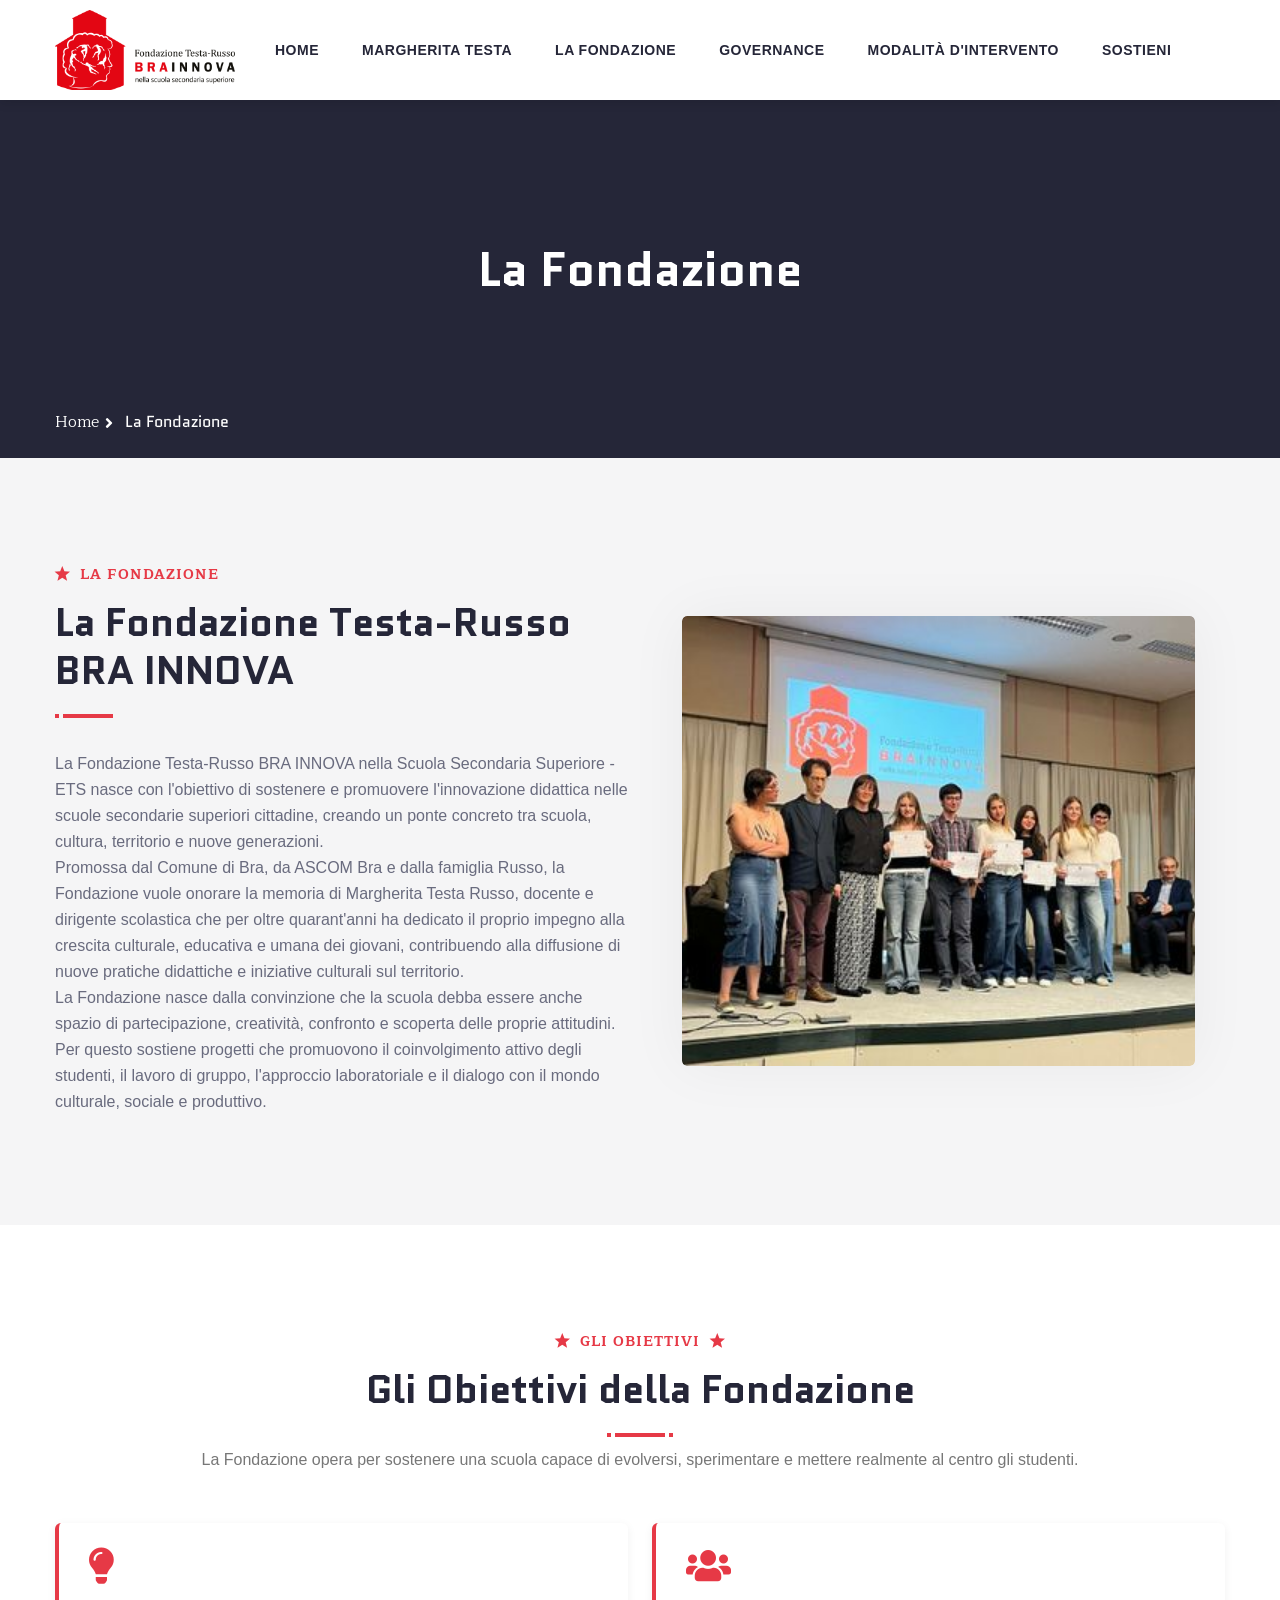
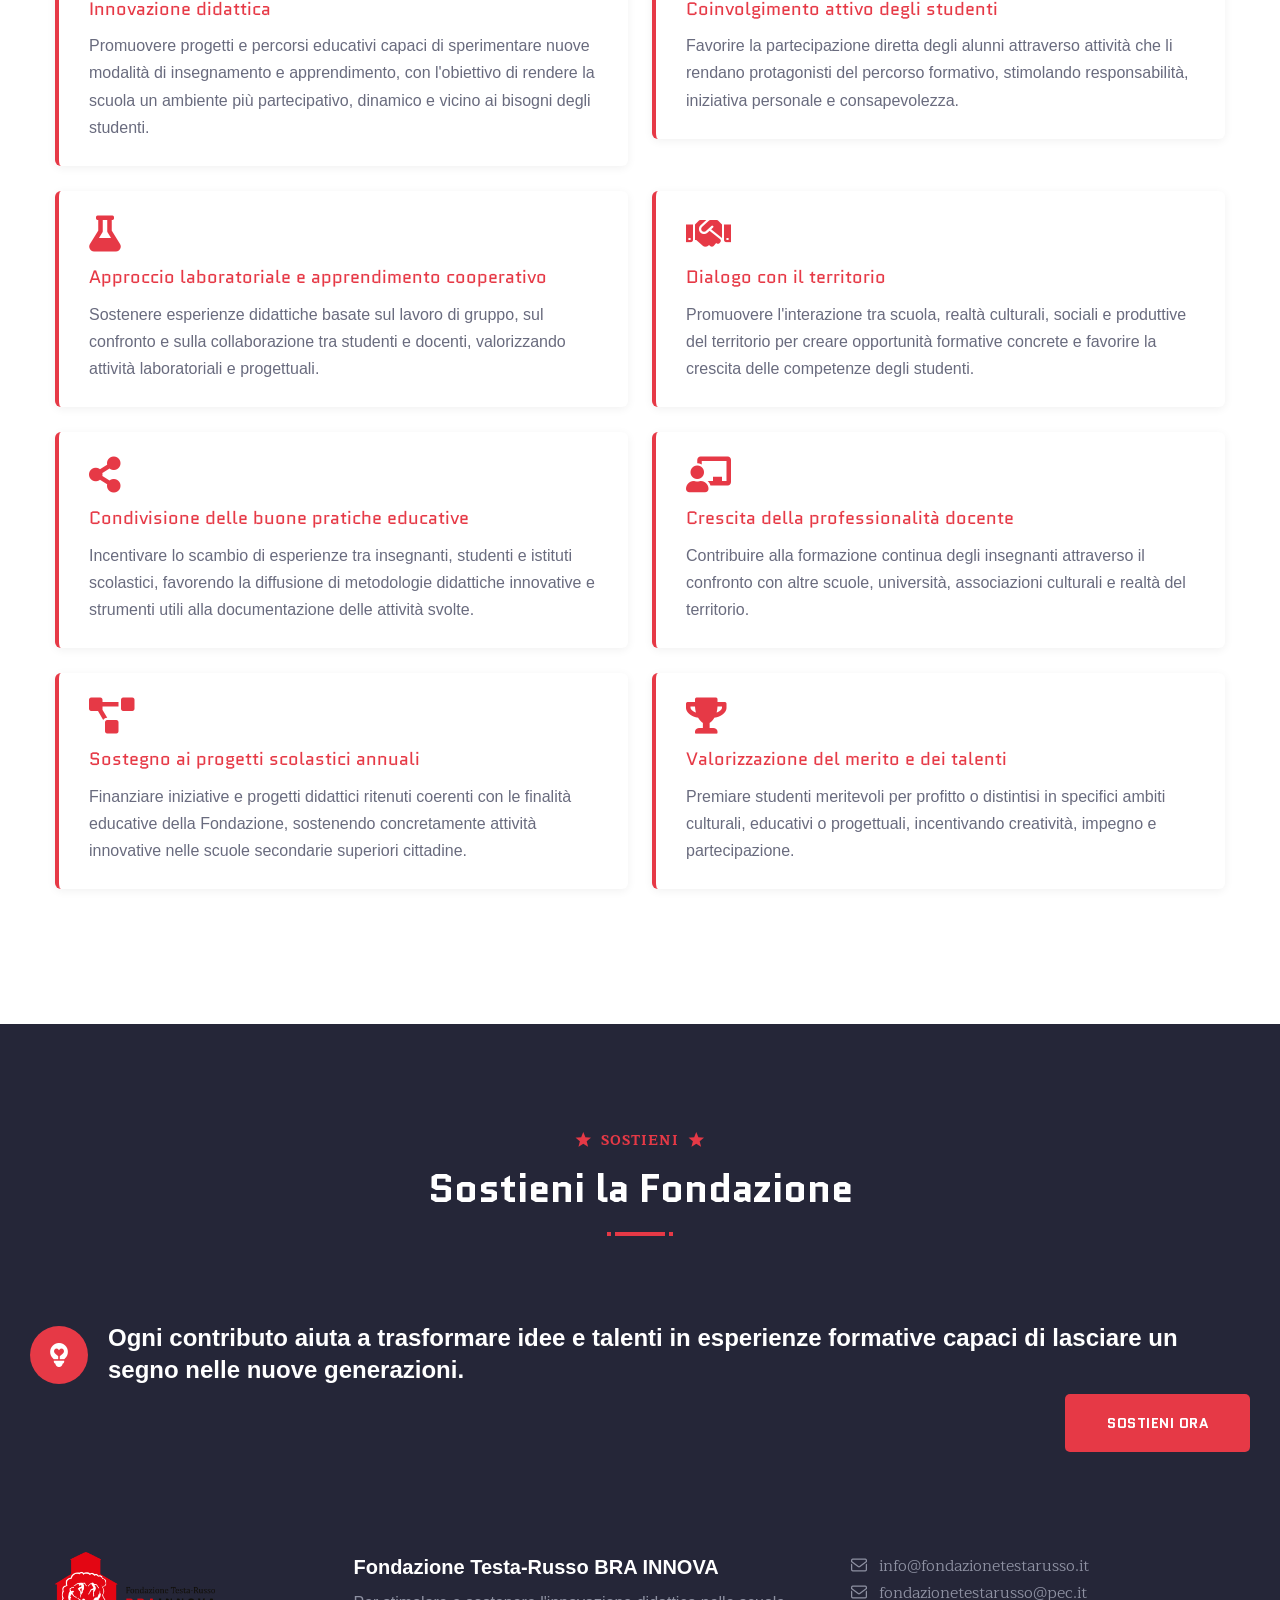
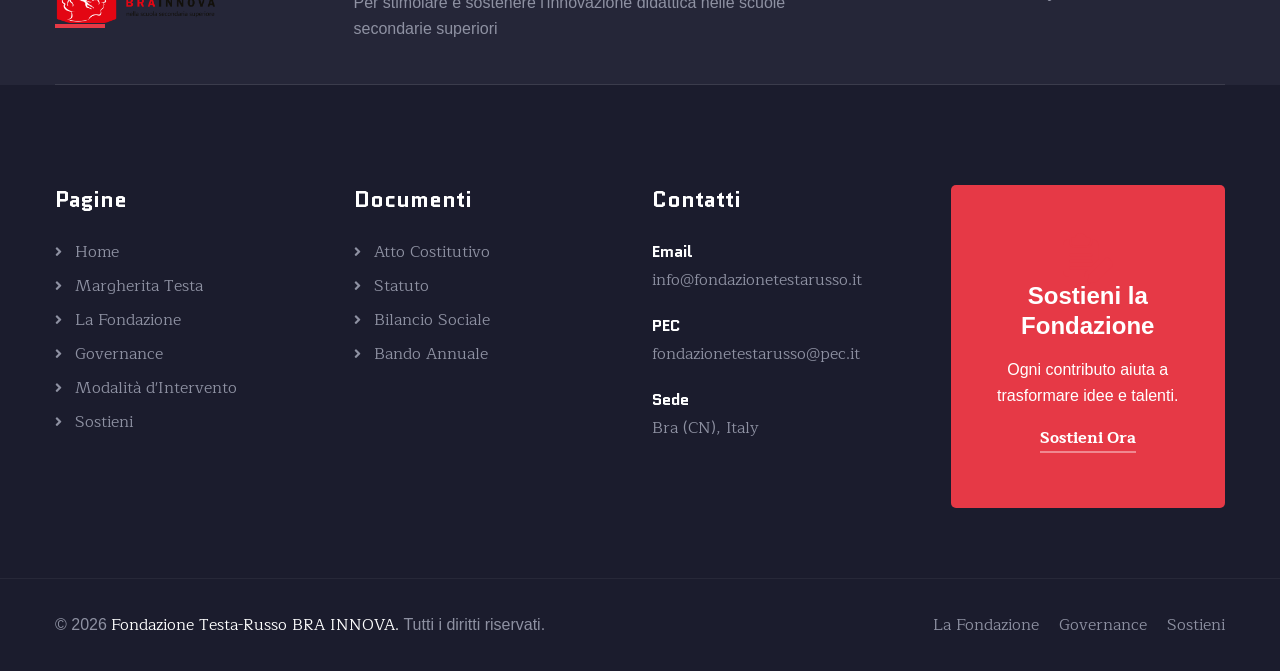
<file: la-fondazione.html>
<!DOCTYPE html>
<html lang="it">
<head>
<meta charset="utf-8">
<meta http-equiv="X-UA-Compatible" content="IE=edge">
<meta name="viewport" content="width=device-width, initial-scale=1.0, maximum-scale=1.0, user-scalable=0">
<title>La Fondazione - Fondazione Testa-Russo BRA INNOVA</title>
<meta name="description" content="La Fondazione Testa-Russo BRA INNOVA - Innovazione didattica, partecipazione, laboratori e dialogo con il territorio">
<link rel="icon" href="assets/img/favicon.ico" type="image/x-icon">
<link rel="preconnect" href="https://fonts.googleapis.com">
<link rel="preconnect" href="https://fonts.gstatic.com" crossorigin>
<link href="https://fonts.googleapis.com/css2?family=Quantico:wght@400;700&family=Maitree:wght@300;400;500;600;700&display=swap" rel="stylesheet">
<link href="assets/css/font-awesome-all.css" rel="stylesheet">
<link href="assets/css/flaticon.css" rel="stylesheet">
<link href="assets/css/bootstrap.min.css" rel="stylesheet">
<link href="assets/css/color.css" rel="stylesheet">
<link href="assets/css/style.css" rel="stylesheet">
<link href="assets/css/responsive.css" rel="stylesheet">
</head>
<body>
<div class="boxed_wrapper">



<!-- main header -->
<header class="main-header style-one">
<div class="header-lower">
<div class="auto-container">
<div class="outer-box clearfix">
<div class="logo-box pull-left">
<figure class="logo"><a href="index.html"><img src="assets/img/logo.png" alt="BRA INNOVA"></a></figure>
</div>
<div class="menu-area clearfix pull-right">
<div class="mobile-nav-toggler">
<i class="icon-bar"></i>
<i class="icon-bar"></i>
<i class="icon-bar"></i>
</div>
<nav class="main-menu navbar-expand-md navbar-light">
<div class="collapse navbar-collapse show clearfix" id="navbarSupportedContent">
<ul class="navigation clearfix">
<li><a href="index.html">Home</a></li>
<li><a href="margherita-testa.html">Margherita Testa</a></li>
<li class="current"><a href="la-fondazione.html">La Fondazione</a></li>
<li><a href="governance.html">Governance</a></li>
<li><a href="modalita-intervento.html">Modalit&agrave; d'Intervento</a></li>
<li><a href="sostieni.html">Sostieni</a></li>
</ul>
</div>
</nav>
</div>
</div>
</div>
</div>
</header>
<!-- main-header end -->

<!-- Mobile Menu -->
<div class="mobile-menu">
<div class="menu-backdrop"></div>
<div class="close-btn"><i class="fas fa-times"></i></div>
<nav class="menu-box">
<div class="nav-logo"><a href="index.html"><img src="assets/img/logo-2.png" alt="BRA INNOVA"></a></div>
<div class="menu-outer"></div>
<div class="contact-info">
<h4>Contatti</h4>
<ul>
<li>Bra (CN), Italy</li>
<li><a href="mailto:info@fondazionetestarusso.it">info@fondazionetestarusso.it</a></li>
</ul>
</div>
</nav>
</div>

<!-- page title -->
<section class="page-title" style="background-image: url(assets/img/page-title.jpg);">
<div class="auto-container">
<div class="content-box">
<div class="title centred">
<h1>La Fondazione</h1>
</div>
<ul class="bread-crumb clearfix">
<li><a href="index.html">Home</a></li>
<li>La Fondazione</li>
</ul>
</div>
</div>
</section>

<!-- introduction -->
<section class="about-section sec-pad bg-color-1">
<div class="auto-container">
<div class="row clearfix align-items-center">
<div class="col-lg-6 col-md-12 col-sm-12 content-column">
<div class="content_block_1">
<div class="content-box">
<div class="sec-title">
<h6><i class="flaticon-star"></i><span>La Fondazione</span></h6>
<h2>La Fondazione Testa-Russo BRA INNOVA</h2>
<div class="title-shape"></div>
</div>
<div class="text">
<p>La Fondazione Testa-Russo BRA INNOVA nella Scuola Secondaria Superiore - ETS nasce con l'obiettivo di sostenere e promuovere l'innovazione didattica nelle scuole secondarie superiori cittadine, creando un ponte concreto tra scuola, cultura, territorio e nuove generazioni.</p>
<p>Promossa dal Comune di Bra, da ASCOM Bra e dalla famiglia Russo, la Fondazione vuole onorare la memoria di Margherita Testa Russo, docente e dirigente scolastica che per oltre quarant'anni ha dedicato il proprio impegno alla crescita culturale, educativa e umana dei giovani, contribuendo alla diffusione di nuove pratiche didattiche e iniziative culturali sul territorio.</p>
<p>La Fondazione nasce dalla convinzione che la scuola debba essere anche spazio di partecipazione, creativit&agrave;, confronto e scoperta delle proprie attitudini. Per questo sostiene progetti che promuovono il coinvolgimento attivo degli studenti, il lavoro di gruppo, l'approccio laboratoriale e il dialogo con il mondo culturale, sociale e produttivo.</p>
</div>
</div>
</div>
</div>
<div class="col-lg-6 col-md-12 col-sm-12 image-column">
<div class="image_block_1">
<div class="image-box">
<figure class="image"><img src="./assets/img/La fondazione.jpg" alt="Fondazione BRA INNOVA"></figure>
</div>
</div>
</div>
</div>
</div>
</section>

<!-- objectives -->
<section class="objectives-section sec-pad">
<div class="auto-container">
<div class="sec-title centred">
<h6><i class="flaticon-star"></i><span>Gli Obiettivi</span><i class="flaticon-star"></i></h6>
<h2>Gli Obiettivi della Fondazione</h2>
<div class="title-shape"></div>
<p class="text-center" style="color: #777; margin-top: 10px;">La Fondazione opera per sostenere una scuola capace di evolversi, sperimentare e mettere realmente al centro gli studenti.</p>
</div>
<div class="row clearfix">
<div class="col-lg-6 col-md-6 col-sm-12">
<div class="objective-item">
<div class="icon-box"><i class="fas fa-lightbulb"></i></div>
<h4>Innovazione didattica</h4>
<p>Promuovere progetti e percorsi educativi capaci di sperimentare nuove modalit&agrave; di insegnamento e apprendimento, con l'obiettivo di rendere la scuola un ambiente pi&ugrave; partecipativo, dinamico e vicino ai bisogni degli studenti.</p>
</div>
</div>
<div class="col-lg-6 col-md-6 col-sm-12">
<div class="objective-item">
<div class="icon-box"><i class="fas fa-users"></i></div>
<h4>Coinvolgimento attivo degli studenti</h4>
<p>Favorire la partecipazione diretta degli alunni attraverso attivit&agrave; che li rendano protagonisti del percorso formativo, stimolando responsabilit&agrave;, iniziativa personale e consapevolezza.</p>
</div>
</div>
<div class="col-lg-6 col-md-6 col-sm-12">
<div class="objective-item">
<div class="icon-box"><i class="fas fa-flask"></i></div>
<h4>Approccio laboratoriale e apprendimento cooperativo</h4>
<p>Sostenere esperienze didattiche basate sul lavoro di gruppo, sul confronto e sulla collaborazione tra studenti e docenti, valorizzando attivit&agrave; laboratoriali e progettuali.</p>
</div>
</div>
<div class="col-lg-6 col-md-6 col-sm-12">
<div class="objective-item">
<div class="icon-box"><i class="fas fa-handshake"></i></div>
<h4>Dialogo con il territorio</h4>
<p>Promuovere l'interazione tra scuola, realt&agrave; culturali, sociali e produttive del territorio per creare opportunit&agrave; formative concrete e favorire la crescita delle competenze degli studenti.</p>
</div>
</div>
<div class="col-lg-6 col-md-6 col-sm-12">
<div class="objective-item">
<div class="icon-box"><i class="fas fa-share-alt"></i></div>
<h4>Condivisione delle buone pratiche educative</h4>
<p>Incentivare lo scambio di esperienze tra insegnanti, studenti e istituti scolastici, favorendo la diffusione di metodologie didattiche innovative e strumenti utili alla documentazione delle attivit&agrave; svolte.</p>
</div>
</div>
<div class="col-lg-6 col-md-6 col-sm-12">
<div class="objective-item">
<div class="icon-box"><i class="fas fa-chalkboard-teacher"></i></div>
<h4>Crescita della professionalit&agrave; docente</h4>
<p>Contribuire alla formazione continua degli insegnanti attraverso il confronto con altre scuole, universit&agrave;, associazioni culturali e realt&agrave; del territorio.</p>
</div>
</div>
<div class="col-lg-6 col-md-6 col-sm-12">
<div class="objective-item">
<div class="icon-box"><i class="fas fa-project-diagram"></i></div>
<h4>Sostegno ai progetti scolastici annuali</h4>
<p>Finanziare iniziative e progetti didattici ritenuti coerenti con le finalit&agrave; educative della Fondazione, sostenendo concretamente attivit&agrave; innovative nelle scuole secondarie superiori cittadine.</p>
</div>
</div>
<div class="col-lg-6 col-md-6 col-sm-12">
<div class="objective-item">
<div class="icon-box"><i class="fas fa-trophy"></i></div>
<h4>Valorizzazione del merito e dei talenti</h4>
<p>Premiare studenti meritevoli per profitto o distintisi in specifici ambiti culturali, educativi o progettuali, incentivando creativit&agrave;, impegno e partecipazione.</p>
</div>
</div>
</div>
</div>
</section>

<!-- support CTA -->
<section class="solutions-section alternat-2">
<div class="auto-container">
<div class="sec-title centred light">
<h6><i class="flaticon-star"></i><span>Sostieni</span><i class="flaticon-star"></i></h6>
<h2>Sostieni la Fondazione</h2>
<div class="title-shape"></div>
</div>
</div>
<div class="inner-container mr-0">
<div class="lower-box clearfix">
<div class="bg-layer" style="background-image: url(assets/img/bg-2.jpg);"></div>
<div class="text pull-left">
<div class="icon-box"><i class="flaticon-idea"></i></div>
<h3>Ogni contributo aiuta a trasformare idee e talenti in esperienze formative capaci di lasciare un segno nelle nuove generazioni.</h3>
</div>
<div class="btn-box pull-right">
<a href="sostieni.html" class="theme-btn">Sostieni Ora</a>
</div>
</div>
</div>
</section>
<!-- support CTA end -->

<!-- main-footer -->
<footer class="main-footer">
<div class="footer-top pt-50">
<div class="auto-container">
<div class="top-inner">
<div class="row clearfix">
<div class="col-lg-3 col-md-6 col-sm-12 logo-column">
<figure class="footer-logo"><a href="index.html"><img src="assets/img/footer-logo.png" alt="BRA INNOVA"></a></figure>
</div>
<div class="col-lg-5 col-md-6 col-sm-12 text-column">
<div class="text">
<h3>Fondazione Testa-Russo BRA INNOVA</h3>
<p>Per stimolare e sostenere l'innovazione didattica nelle scuole secondarie superiori</p>
</div>
</div>
<div class="col-lg-4 col-md-12 col-sm-12 form-column">
<div class="text">
<p><i class="flaticon-mail-inbox-app"></i> <a href="mailto:info@fondazionetestarusso.it">info@fondazionetestarusso.it</a></p>
<p><i class="flaticon-mail-inbox-app"></i> <a href="mailto:fondazionetestarusso@pec.it">fondazionetestarusso@pec.it</a></p>
</div>
</div>
</div>
</div>
</div>
</div>
<div class="widget-section">
<div class="auto-container">
<div class="row clearfix">
<div class="col-lg-3 col-md-6 col-sm-12 footer-column">
<div class="footer-widget links-widget">
<div class="widget-title"><h3>Pagine</h3></div>
<div class="widget-content">
<ul class="links-list clearfix">
<li><a href="index.html">Home</a></li>
<li><a href="margherita-testa.html">Margherita Testa</a></li>
<li><a href="la-fondazione.html">La Fondazione</a></li>
<li><a href="governance.html">Governance</a></li>
<li><a href="modalita-intervento.html">Modalit&agrave; d'Intervento</a></li>
<li><a href="sostieni.html">Sostieni</a></li>
</ul>
</div>
</div>
</div>
<div class="col-lg-3 col-md-6 col-sm-12 footer-column">
<div class="footer-widget links-widget">
<div class="widget-title"><h3>Documenti</h3></div>
<div class="widget-content">
<ul class="links-list clearfix">
<li><a href="#">Atto Costitutivo</a></li>
<li><a href="#">Statuto</a></li>
<li><a href="#">Bilancio Sociale</a></li>
<li><a href="#">Bando Annuale</a></li>
</ul>
</div>
</div>
</div>
<div class="col-lg-3 col-md-6 col-sm-12 footer-column">
<div class="footer-widget contact-widget">
<div class="widget-title"><h3>Contatti</h3></div>
<div class="widget-content">
<ul class="info clearfix">
<li>
<h5>Email</h5>
<p><a href="mailto:info@fondazionetestarusso.it">info@fondazionetestarusso.it</a></p>
</li>
<li>
<h5>PEC</h5>
<p><a href="mailto:fondazionetestarusso@pec.it">fondazionetestarusso@pec.it</a></p>
</li>
<li>
<h5>Sede</h5>
<p>Bra (CN), Italy</p>
</li>
</ul>
</div>
</div>
</div>
<div class="col-lg-3 col-md-6 col-sm-12 footer-column">
<div class="footer-widget register-widget">
<div class="inner-box">
<div class="upper">
<div class="icon-box"><i class="flaticon-edit"></i></div>
<h4>Sostieni la Fondazione</h4>
</div>
<p>Ogni contributo aiuta a trasformare idee e talenti.</p>
<a href="sostieni.html">Sostieni Ora</a>
</div>
</div>
</div>
</div>
</div>
</div>
<div class="footer-bottom">
<div class="auto-container">
<div class="bottom-inner clearfix">
<div class="copyright pull-left">
<p>&copy; 2026 <a href="index.html">Fondazione Testa-Russo BRA INNOVA.</a> Tutti i diritti riservati.</p>
</div>
<ul class="footer-nav clearfix pull-right">
<li><a href="la-fondazione.html">La Fondazione</a></li>
<li><a href="governance.html">Governance</a></li>
<li><a href="sostieni.html">Sostieni</a></li>
</ul>
</div>
</div>
</div>
</footer>
<!-- main-footer end -->

<button class="scroll-top scroll-to-target" data-target="html"><span class="fas fa-angle-up"></span></button>
</div>

<script src="assets/js/bootstrap.bundle.min.js"></script>
<script src="assets/js/main.js"></script>
</body>
</html>
</file>
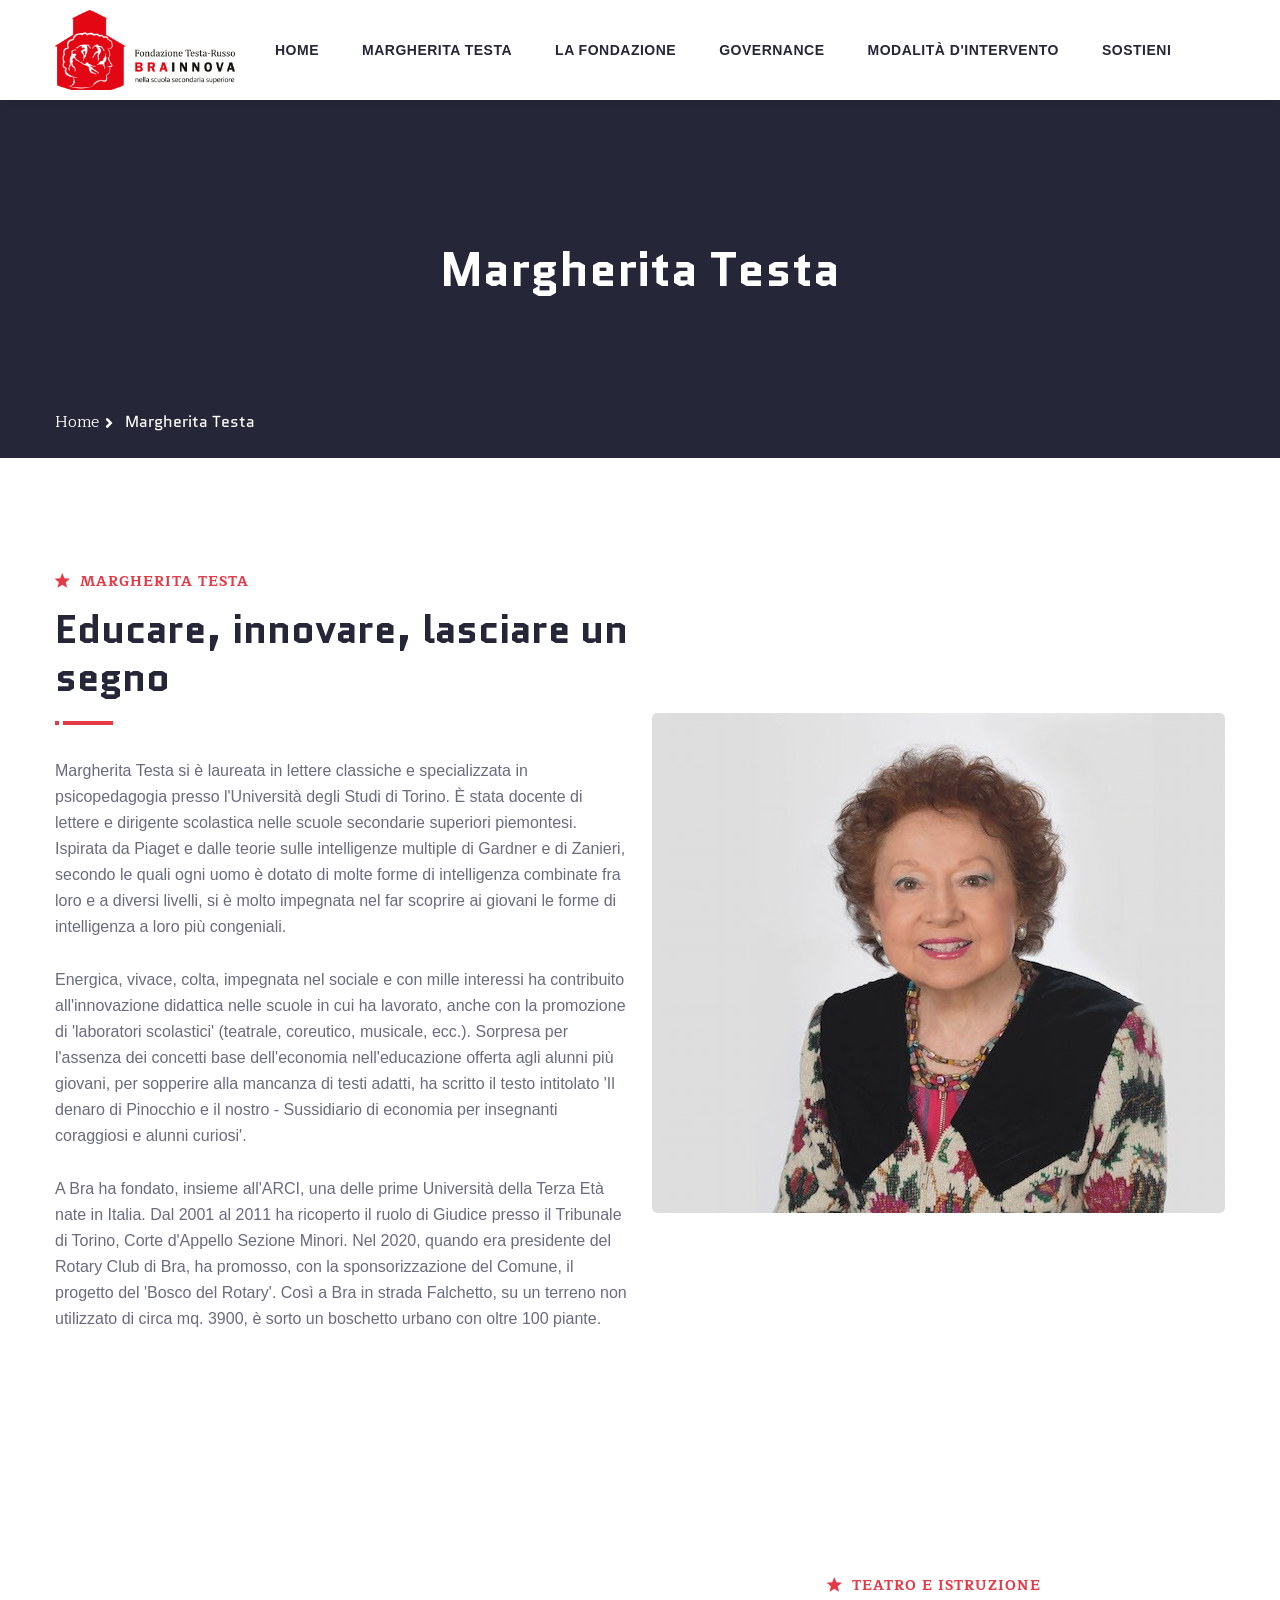
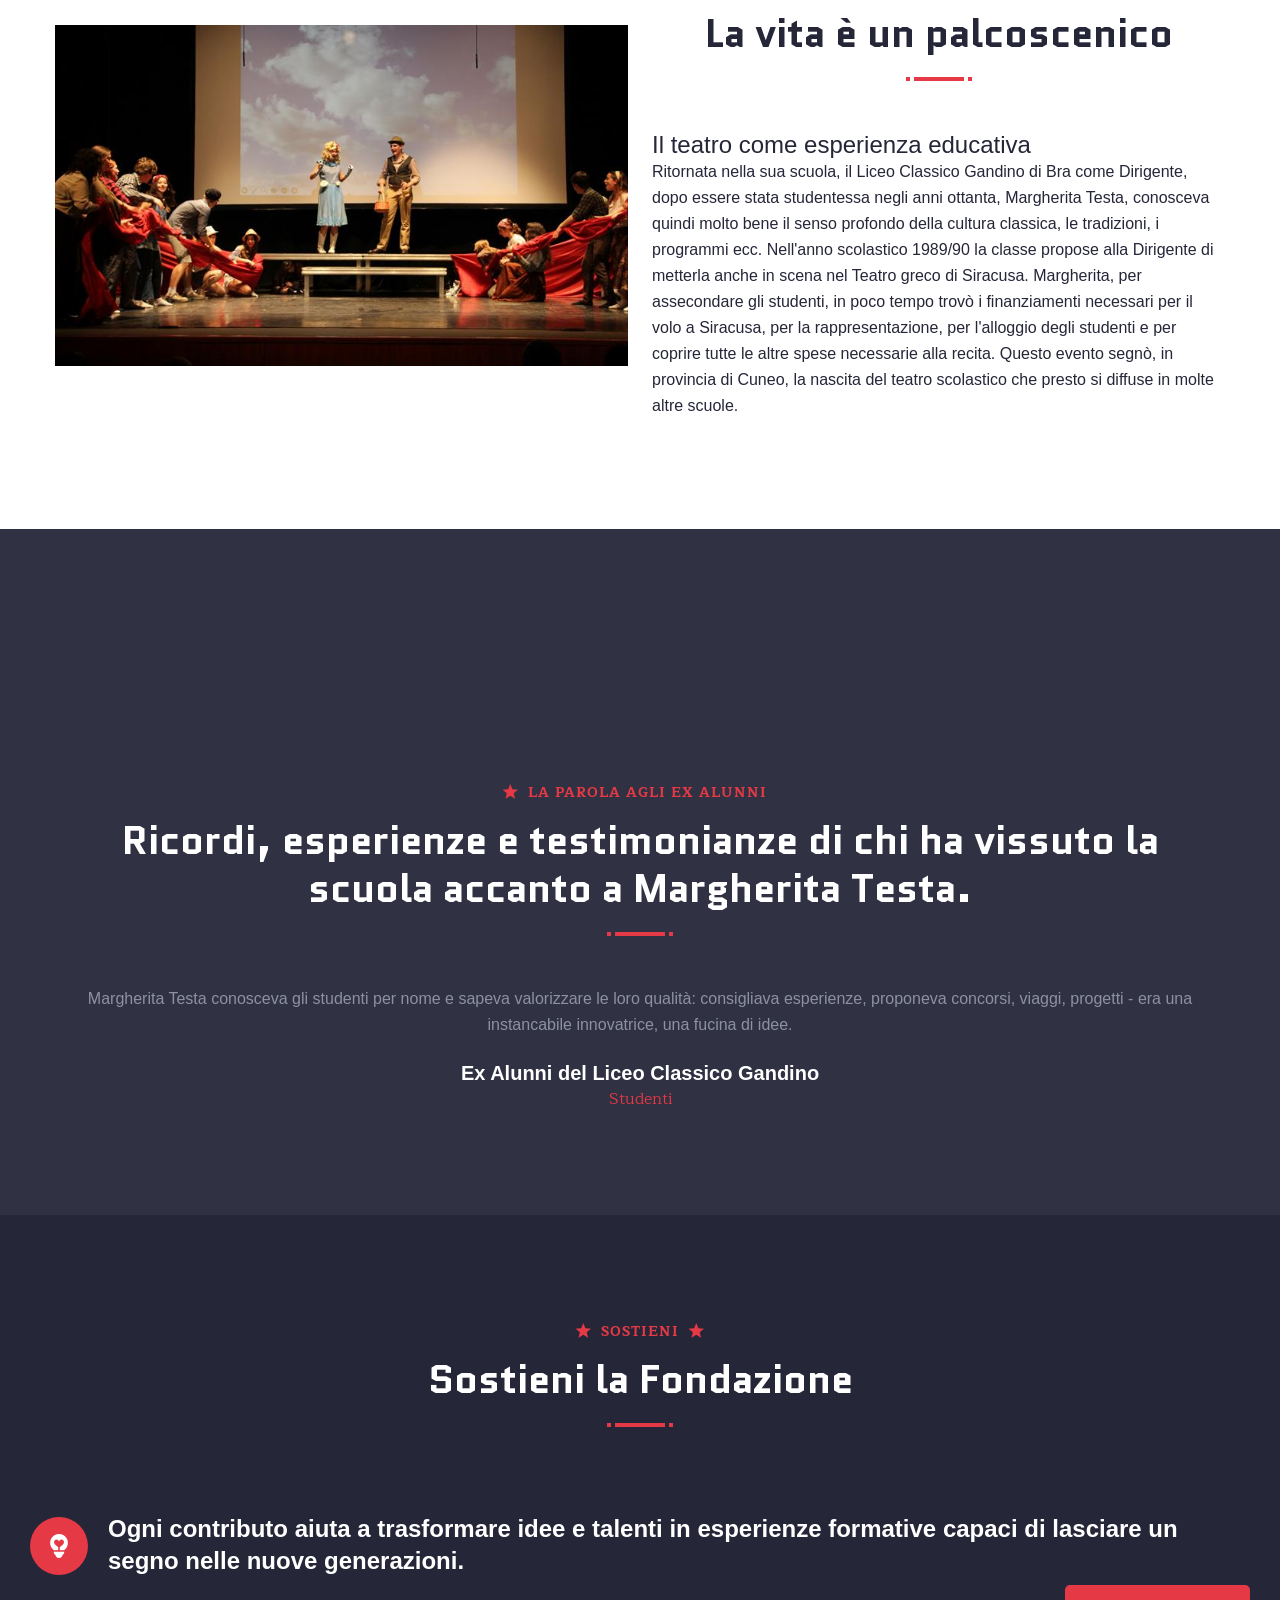
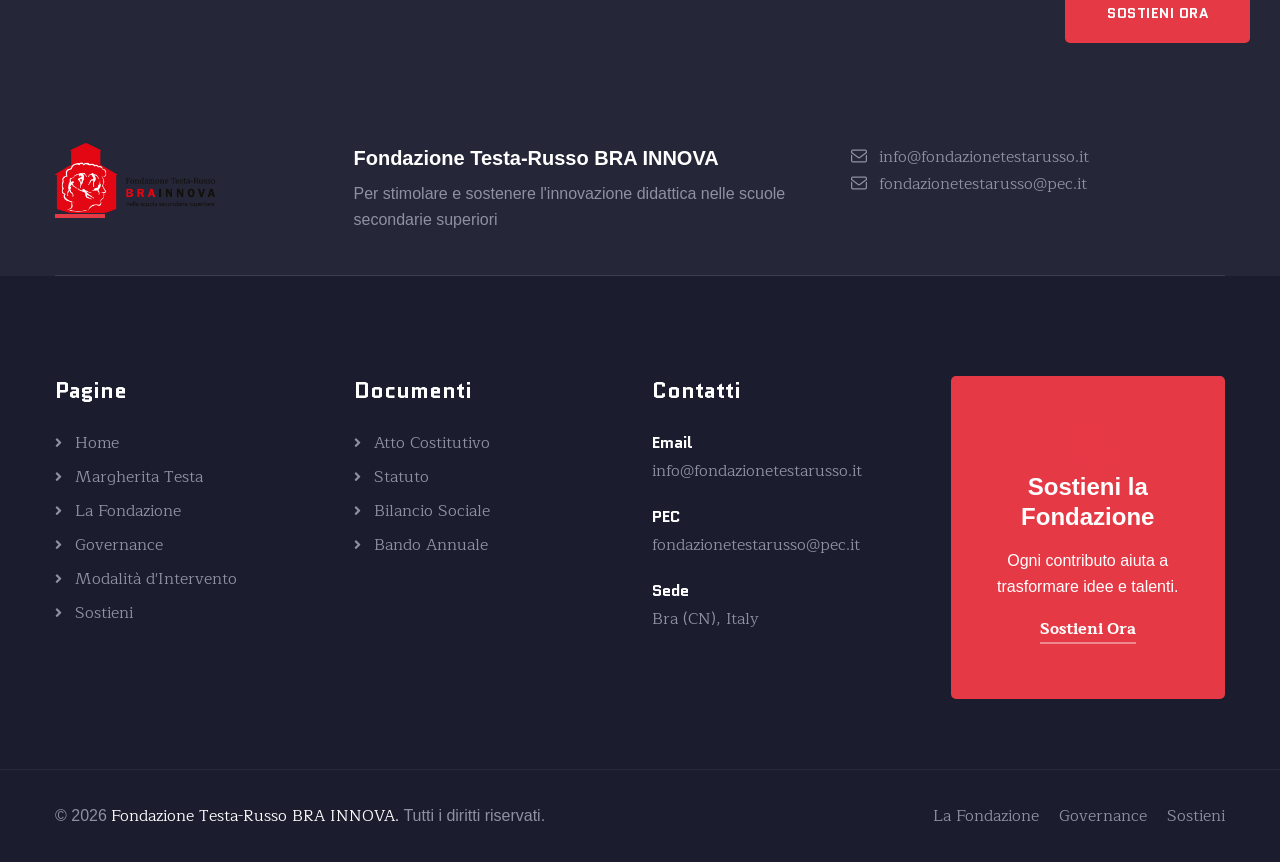
<file: margherita-testa.html>
<!doctype html>
<html lang="it">
  <head>
    <meta charset="utf-8" />
    <meta http-equiv="X-UA-Compatible" content="IE=edge" />
    <meta
      name="viewport"
      content="width=device-width, initial-scale=1.0, maximum-scale=1.0, user-scalable=0"
    />
    <title>Margherita Testa - Fondazione Testa-Russo BRA INNOVA</title>
    <meta
      name="description"
      content="Margherita Testa - Educare, innovare, lasciare un segno. Fondazione Testa-Russo BRA INNOVA"
    />
    <link rel="icon" href="assets/img/favicon.ico" type="image/x-icon" />
    <link rel="preconnect" href="https://fonts.googleapis.com" />
    <link rel="preconnect" href="https://fonts.gstatic.com" crossorigin />
    <link
      href="https://fonts.googleapis.com/css2?family=Quantico:wght@400;700&family=Maitree:wght@300;400;500;600;700&display=swap"
      rel="stylesheet"
    />
    <link href="assets/css/font-awesome-all.css" rel="stylesheet" />
    <link href="assets/css/flaticon.css" rel="stylesheet" />
    <link href="assets/css/bootstrap.min.css" rel="stylesheet" />
    <link href="assets/css/color.css" rel="stylesheet" />
    <link href="assets/css/style.css" rel="stylesheet" />
    <link href="assets/css/responsive.css" rel="stylesheet" />
  </head>
  <body>
    <div class="boxed_wrapper">
      <!-- main header -->
      <header class="main-header style-one">
        <div class="header-lower">
          <div class="auto-container">
            <div class="outer-box clearfix">
              <div class="logo-box pull-left">
                <figure class="logo">
                  <a href="index.html"
                    ><img src="assets/img/logo.png" alt="BRA INNOVA"
                  /></a>
                </figure>
              </div>
              <div class="menu-area clearfix pull-right">
                <div class="mobile-nav-toggler">
                  <i class="icon-bar"></i>
                  <i class="icon-bar"></i>
                  <i class="icon-bar"></i>
                </div>
                <nav class="main-menu navbar-expand-md navbar-light">
                  <div
                    class="collapse navbar-collapse show clearfix"
                    id="navbarSupportedContent"
                  >
                    <ul class="navigation clearfix">
                      <li><a href="index.html">Home</a></li>
                      <li class="current">
                        <a href="margherita-testa.html">Margherita Testa</a>
                      </li>
                      <li><a href="la-fondazione.html">La Fondazione</a></li>
                      <li><a href="governance.html">Governance</a></li>
                      <li>
                        <a href="modalita-intervento.html"
                          >Modalit&agrave; d'Intervento</a
                        >
                      </li>
                      <li><a href="sostieni.html">Sostieni</a></li>
                    </ul>
                  </div>
                </nav>
              </div>
            </div>
          </div>
        </div>
      </header>
      <!-- main-header end -->

      <!-- Mobile Menu -->
      <div class="mobile-menu">
        <div class="menu-backdrop"></div>
        <div class="close-btn"><i class="fas fa-times"></i></div>
        <nav class="menu-box">
          <div class="nav-logo">
            <a href="index.html"
              ><img src="assets/img/logo-2.png" alt="BRA INNOVA"
            /></a>
          </div>
          <div class="menu-outer"></div>
          <div class="contact-info">
            <h4>Contatti</h4>
            <ul>
              <li>Bra (CN), Italy</li>
              <li>
                <a href="mailto:info@fondazionetestarusso.it"
                  >info@fondazionetestarusso.it</a
                >
              </li>
            </ul>
          </div>
        </nav>
      </div>

      <!-- page title -->
      <section
        class="page-title"
        style="background-image: url(assets/img/page-title.jpg)"
      >
        <div class="auto-container">
          <div class="content-box">
            <div class="title centred">
              <h1>Margherita Testa</h1>
            </div>
            <ul class="bread-crumb clearfix">
              <li><a href="index.html">Home</a></li>
              <li>Margherita Testa</li>
            </ul>
          </div>
        </div>
      </section>

      <!-- bio section -->
      <section class="about-style-three">
        <div class="auto-container">
          <div class="row clearfix align-items-center">
            <div class="col-lg-6 col-md-12 col-sm-12 content-column">
              <div class="content_block_5">
                <div class="content-box">
                  <div class="sec-title">
                    <h6>
                      <i class="flaticon-star"></i><span>Margherita Testa</span>
                    </h6>
                    <h2>Educare, innovare, lasciare un segno</h2>
                    <div class="title-shape"></div>
                  </div>
                  <div class="text">
                    <p>
                      Margherita Testa si &egrave; laureata in lettere classiche
                      e specializzata in psicopedagogia presso
                      l'Universit&agrave; degli Studi di Torino. &Egrave; stata
                      docente di lettere e dirigente scolastica nelle scuole
                      secondarie superiori piemontesi. Ispirata da Piaget e
                      dalle teorie sulle intelligenze multiple di Gardner e di
                      Zanieri, secondo le quali ogni uomo &egrave; dotato di
                      molte forme di intelligenza combinate fra loro e a diversi
                      livelli, si &egrave; molto impegnata nel far scoprire ai
                      giovani le forme di intelligenza a loro pi&ugrave;
                      congeniali.
                    </p>
                    <p>
                      Energica, vivace, colta, impegnata nel sociale e con mille
                      interessi ha contribuito all'innovazione didattica nelle
                      scuole in cui ha lavorato, anche con la promozione di
                      'laboratori scolastici' (teatrale, coreutico, musicale,
                      ecc.). Sorpresa per l'assenza dei concetti base
                      dell'economia nell'educazione offerta agli alunni
                      pi&ugrave; giovani, per sopperire alla mancanza di testi
                      adatti, ha scritto il testo intitolato 'Il denaro di
                      Pinocchio e il nostro - Sussidiario di economia per
                      insegnanti coraggiosi e alunni curiosi'.
                    </p>
                    <p>
                      A Bra ha fondato, insieme all'ARCI, una delle prime
                      Universit&agrave; della Terza Et&agrave; nate in Italia.
                      Dal 2001 al 2011 ha ricoperto il ruolo di Giudice presso
                      il Tribunale di Torino, Corte d'Appello Sezione Minori.
                      Nel 2020, quando era presidente del Rotary Club di Bra, ha
                      promosso, con la sponsorizzazione del Comune, il progetto
                      del 'Bosco del Rotary'. Cos&igrave; a Bra in strada
                      Falchetto, su un terreno non utilizzato di circa mq. 3900,
                      &egrave; sorto un boschetto urbano con oltre 100 piante.
                    </p>
                  </div>
                </div>
              </div>
            </div>
            <div class="col-lg-6 col-md-12 col-sm-12 image-column">
              <figure class="image-box">
                <img src="./assets/img/margheritaTesta.jpg" alt="Margherita Testa" />
              </figure>
            </div>
          </div>
        </div>
      </section>

      <!-- theater section -->
      <section
        class="discover-section sec-pad discover-white"
        style="background: #ffffff"
      >
        <div class="auto-container">
          <div class="row clearfix align-items-center">
            <div class="col-lg-6 col-md-12 col-sm-12 image-column">
              <figure class="image-box">
                <img
                  src="./assets/img/teatroScolastico.JPG"
                  alt="Margherita Testa - Teatro scolastico"
                />
              </figure>
            </div>
            <div class="col-lg-6 col-md-12 col-sm-12 content-column">
              <div class="sec-title centred">
                <h6>
                  <i class="flaticon-star"></i><span>Teatro e Istruzione</span>
                </h6>
                <h2>La vita &egrave; un palcoscenico</h2>
                <div class="title-shape"></div>
              </div>
              <div class="text">
                <h4>Il teatro come esperienza educativa</h4>
                <p>
                  Ritornata nella sua scuola, il Liceo Classico Gandino di Bra
                  come Dirigente, dopo essere stata studentessa negli anni
                  ottanta, Margherita Testa, conosceva quindi molto bene il
                  senso profondo della cultura classica, le tradizioni, i
                  programmi ecc. Nell'anno scolastico 1989/90 la classe propose
                  alla Dirigente di metterla anche in scena nel Teatro greco di
                  Siracusa. Margherita, per assecondare gli studenti, in poco
                  tempo trov&ograve; i finanziamenti necessari per il volo a
                  Siracusa, per la rappresentazione, per l'alloggio degli
                  studenti e per coprire tutte le altre spese necessarie alla
                  recita. Questo evento segn&ograve;, in provincia di Cuneo, la
                  nascita del teatro scolastico che presto si diffuse in molte
                  altre scuole.
                </p>
              </div>
            </div>
          </div>
        </div>
      </section>

      <!-- testimonials -->
      <section
        class="testimonial-section centred"
        style="background-image: url(./assets/img/liceoDiBra.jpg)"
      >
        <div class="auto-container">
          <div class="sec-title centred light">
            <h6>
              <i class="flaticon-star"></i><span>La parola agli ex alunni</span>
            </h6>
            <h2>
              Ricordi, esperienze e testimonianze di chi ha vissuto la scuola
              accanto a Margherita Testa.
            </h2>
            <div class="title-shape"></div>
          </div>
          <div class="testimonial-block-one">
            <div class="inner-box">
              <div class="text">
                <p>
                  Margherita Testa conosceva gli studenti per nome e sapeva
                  valorizzare le loro qualit&agrave;: consigliava esperienze,
                  proponeva concorsi, viaggi, progetti - era una instancabile
                  innovatrice, una fucina di idee.
                </p>
              </div>
              <div class="author-box">
                <h4>Ex Alunni del Liceo Classico Gandino</h4>
                <span class="designation">Studenti</span>
              </div>
            </div>
          </div>
        </div>
      </section>

      <!-- support CTA -->
      <section class="solutions-section alternat-2">
        <div class="auto-container">
          <div class="sec-title centred light">
            <h6>
              <i class="flaticon-star"></i><span>Sostieni</span
              ><i class="flaticon-star"></i>
            </h6>
            <h2>Sostieni la Fondazione</h2>
            <div class="title-shape"></div>
          </div>
        </div>
        <div class="inner-container mr-0">
          <div class="lower-box clearfix">
            <div
              class="bg-layer"
              style="background-image: url(assets/img/bg-2.jpg)"
            ></div>
            <div class="text pull-left">
              <div class="icon-box"><i class="flaticon-idea"></i></div>
              <h3>
                Ogni contributo aiuta a trasformare idee e talenti in esperienze
                formative capaci di lasciare un segno nelle nuove generazioni.
              </h3>
            </div>
            <div class="btn-box pull-right">
              <a href="sostieni.html" class="theme-btn">Sostieni Ora</a>
            </div>
          </div>
        </div>
      </section>
      <!-- support CTA end -->

      <!-- main-footer -->
      <footer class="main-footer">
        <div class="footer-top pt-50">
          <div class="auto-container">
            <div class="top-inner">
              <div class="row clearfix">
                <div class="col-lg-3 col-md-6 col-sm-12 logo-column">
                  <figure class="footer-logo">
                    <a href="index.html"
                      ><img src="assets/img/footer-logo.png" alt="BRA INNOVA"
                    /></a>
                  </figure>
                </div>
                <div class="col-lg-5 col-md-6 col-sm-12 text-column">
                  <div class="text">
                    <h3>Fondazione Testa-Russo BRA INNOVA</h3>
                    <p>
                      Per stimolare e sostenere l'innovazione didattica nelle
                      scuole secondarie superiori
                    </p>
                  </div>
                </div>
                <div class="col-lg-4 col-md-12 col-sm-12 form-column">
                  <div class="text">
                    <p>
                      <i class="flaticon-mail-inbox-app"></i>
                      <a href="mailto:info@fondazionetestarusso.it"
                        >info@fondazionetestarusso.it</a
                      >
                    </p>
                    <p>
                      <i class="flaticon-mail-inbox-app"></i>
                      <a href="mailto:fondazionetestarusso@pec.it"
                        >fondazionetestarusso@pec.it</a
                      >
                    </p>
                  </div>
                </div>
              </div>
            </div>
          </div>
        </div>
        <div class="widget-section">
          <div class="auto-container">
            <div class="row clearfix">
              <div class="col-lg-3 col-md-6 col-sm-12 footer-column">
                <div class="footer-widget links-widget">
                  <div class="widget-title"><h3>Pagine</h3></div>
                  <div class="widget-content">
                    <ul class="links-list clearfix">
                      <li><a href="index.html">Home</a></li>
                      <li>
                        <a href="margherita-testa.html">Margherita Testa</a>
                      </li>
                      <li><a href="la-fondazione.html">La Fondazione</a></li>
                      <li><a href="governance.html">Governance</a></li>
                      <li>
                        <a href="modalita-intervento.html"
                          >Modalit&agrave; d'Intervento</a
                        >
                      </li>
                      <li><a href="sostieni.html">Sostieni</a></li>
                    </ul>
                  </div>
                </div>
              </div>
              <div class="col-lg-3 col-md-6 col-sm-12 footer-column">
                <div class="footer-widget links-widget">
                  <div class="widget-title"><h3>Documenti</h3></div>
                  <div class="widget-content">
                    <ul class="links-list clearfix">
                      <li><a href="#">Atto Costitutivo</a></li>
                      <li><a href="#">Statuto</a></li>
                      <li><a href="#">Bilancio Sociale</a></li>
                      <li><a href="#">Bando Annuale</a></li>
                    </ul>
                  </div>
                </div>
              </div>
              <div class="col-lg-3 col-md-6 col-sm-12 footer-column">
                <div class="footer-widget contact-widget">
                  <div class="widget-title"><h3>Contatti</h3></div>
                  <div class="widget-content">
                    <ul class="info clearfix">
                      <li>
                        <h5>Email</h5>
                        <p>
                          <a href="mailto:info@fondazionetestarusso.it"
                            >info@fondazionetestarusso.it</a
                          >
                        </p>
                      </li>
                      <li>
                        <h5>PEC</h5>
                        <p>
                          <a href="mailto:fondazionetestarusso@pec.it"
                            >fondazionetestarusso@pec.it</a
                          >
                        </p>
                      </li>
                      <li>
                        <h5>Sede</h5>
                        <p>Bra (CN), Italy</p>
                      </li>
                    </ul>
                  </div>
                </div>
              </div>
              <div class="col-lg-3 col-md-6 col-sm-12 footer-column">
                <div class="footer-widget register-widget">
                  <div class="inner-box">
                    <div class="upper">
                      <div class="icon-box"><i class="flaticon-edit"></i></div>
                      <h4>Sostieni la Fondazione</h4>
                    </div>
                    <p>Ogni contributo aiuta a trasformare idee e talenti.</p>
                    <a href="sostieni.html">Sostieni Ora</a>
                  </div>
                </div>
              </div>
            </div>
          </div>
        </div>
        <div class="footer-bottom">
          <div class="auto-container">
            <div class="bottom-inner clearfix">
              <div class="copyright pull-left">
                <p>
                  &copy; 2026
                  <a href="index.html">Fondazione Testa-Russo BRA INNOVA.</a>
                  Tutti i diritti riservati.
                </p>
              </div>
              <ul class="footer-nav clearfix pull-right">
                <li><a href="la-fondazione.html">La Fondazione</a></li>
                <li><a href="governance.html">Governance</a></li>
                <li><a href="sostieni.html">Sostieni</a></li>
              </ul>
            </div>
          </div>
        </div>
      </footer>
      <!-- main-footer end -->

      <button class="scroll-top scroll-to-target" data-target="html">
        <span class="fas fa-angle-up"></span>
      </button>
    </div>

    <script src="assets/js/bootstrap.bundle.min.js"></script>
    <script src="assets/js/main.js"></script>
  </body>
</html>
</file>
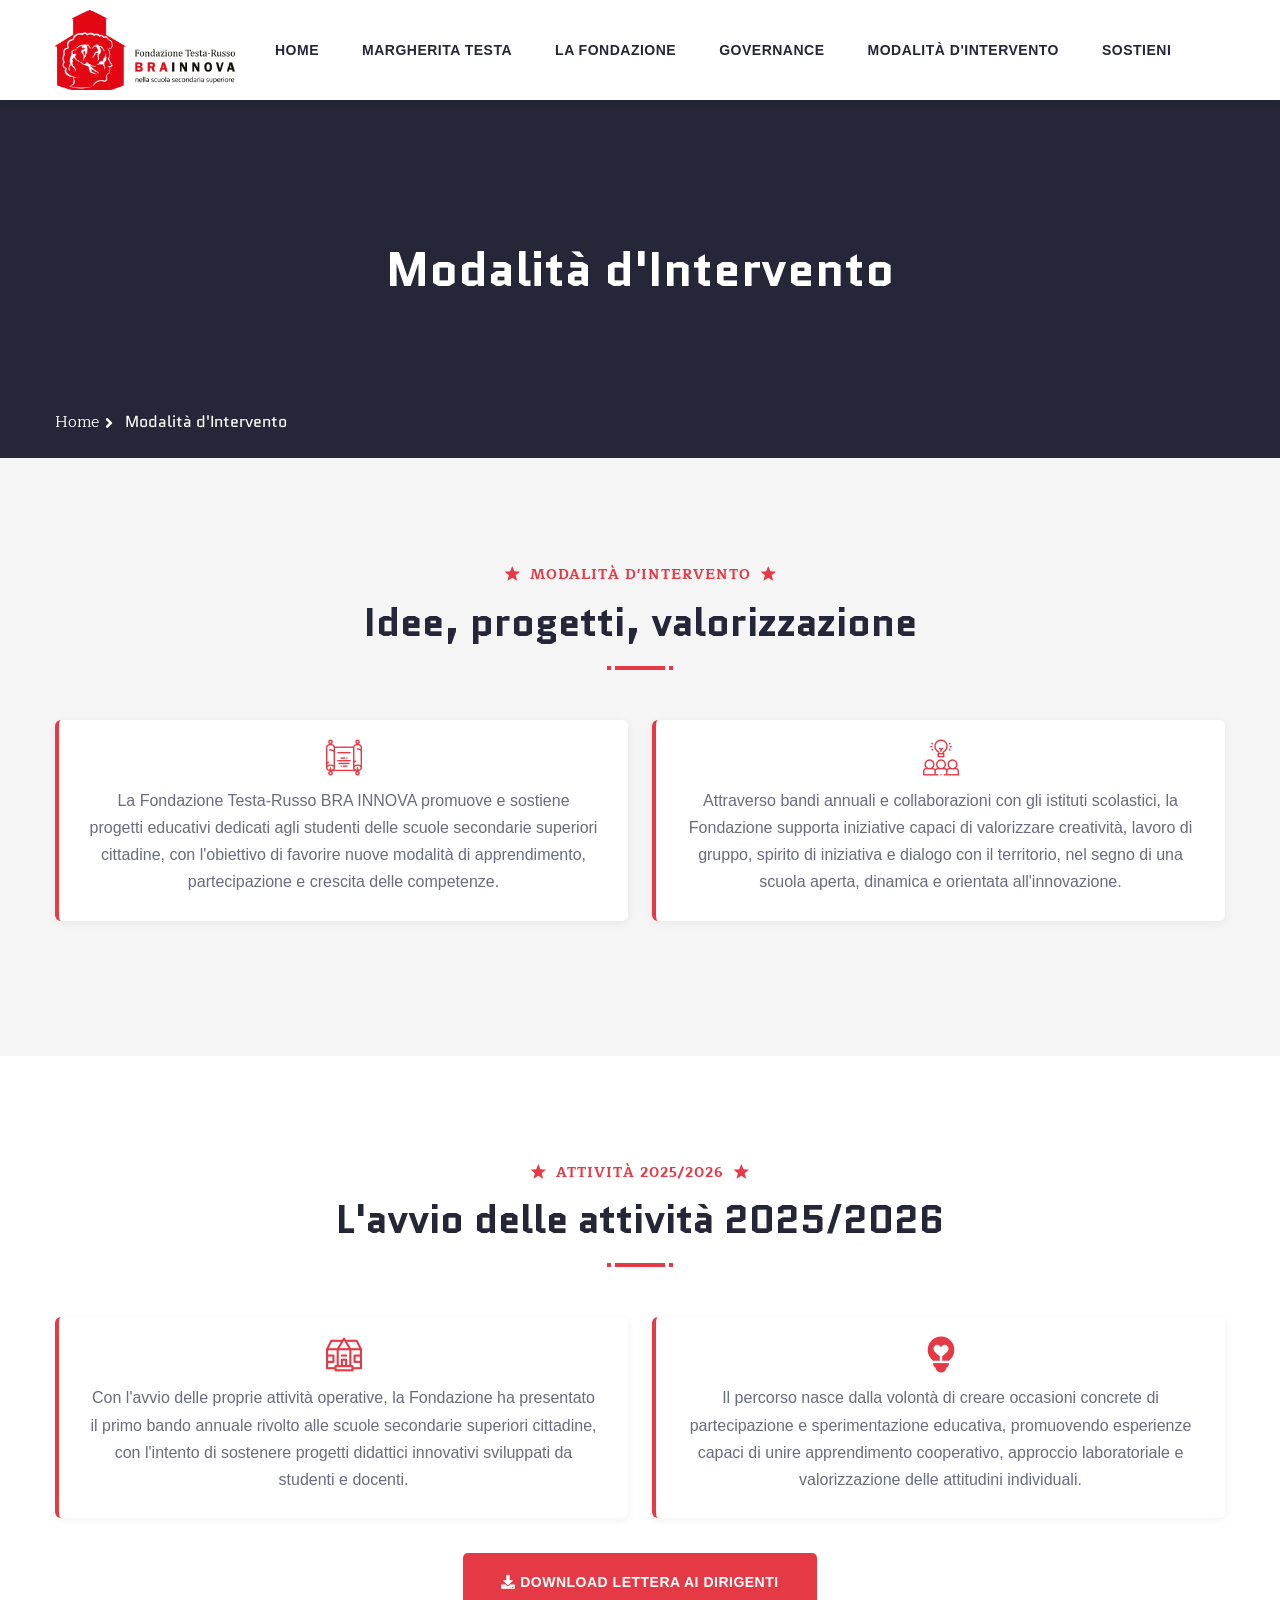
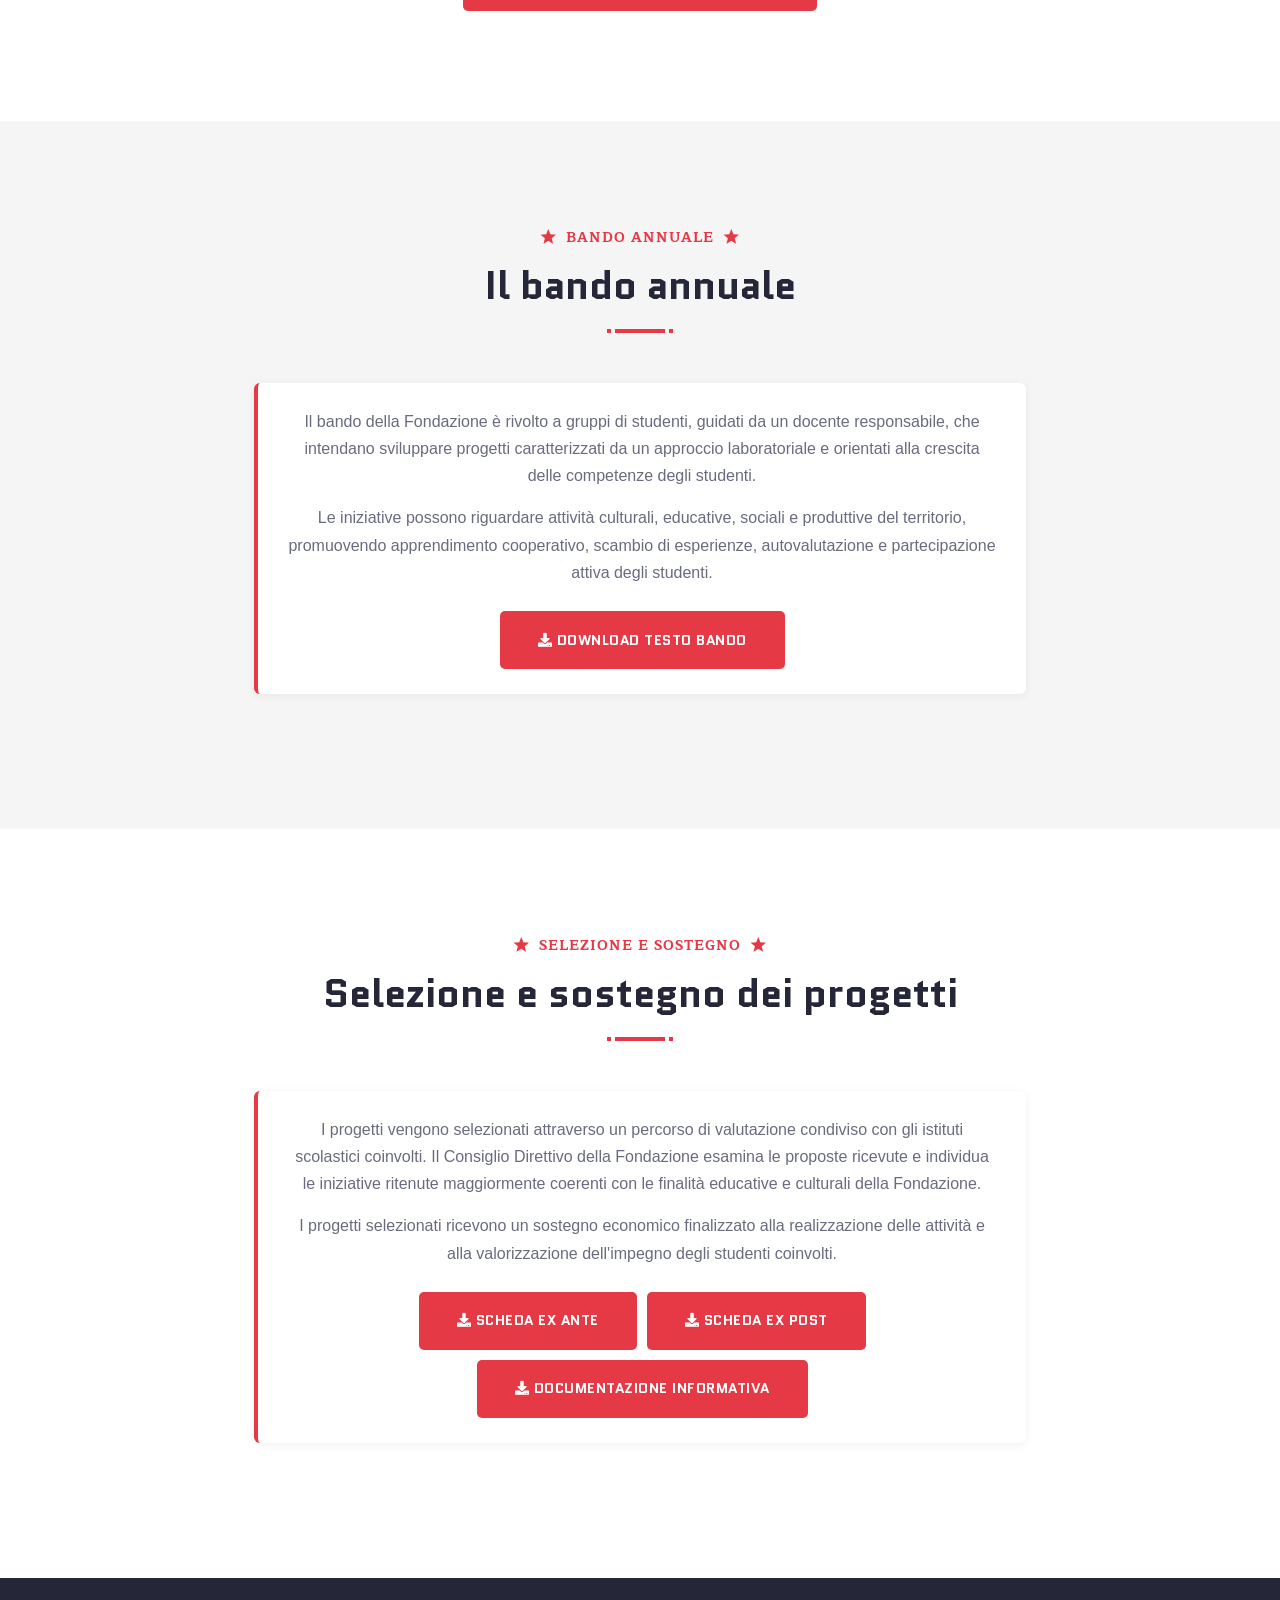
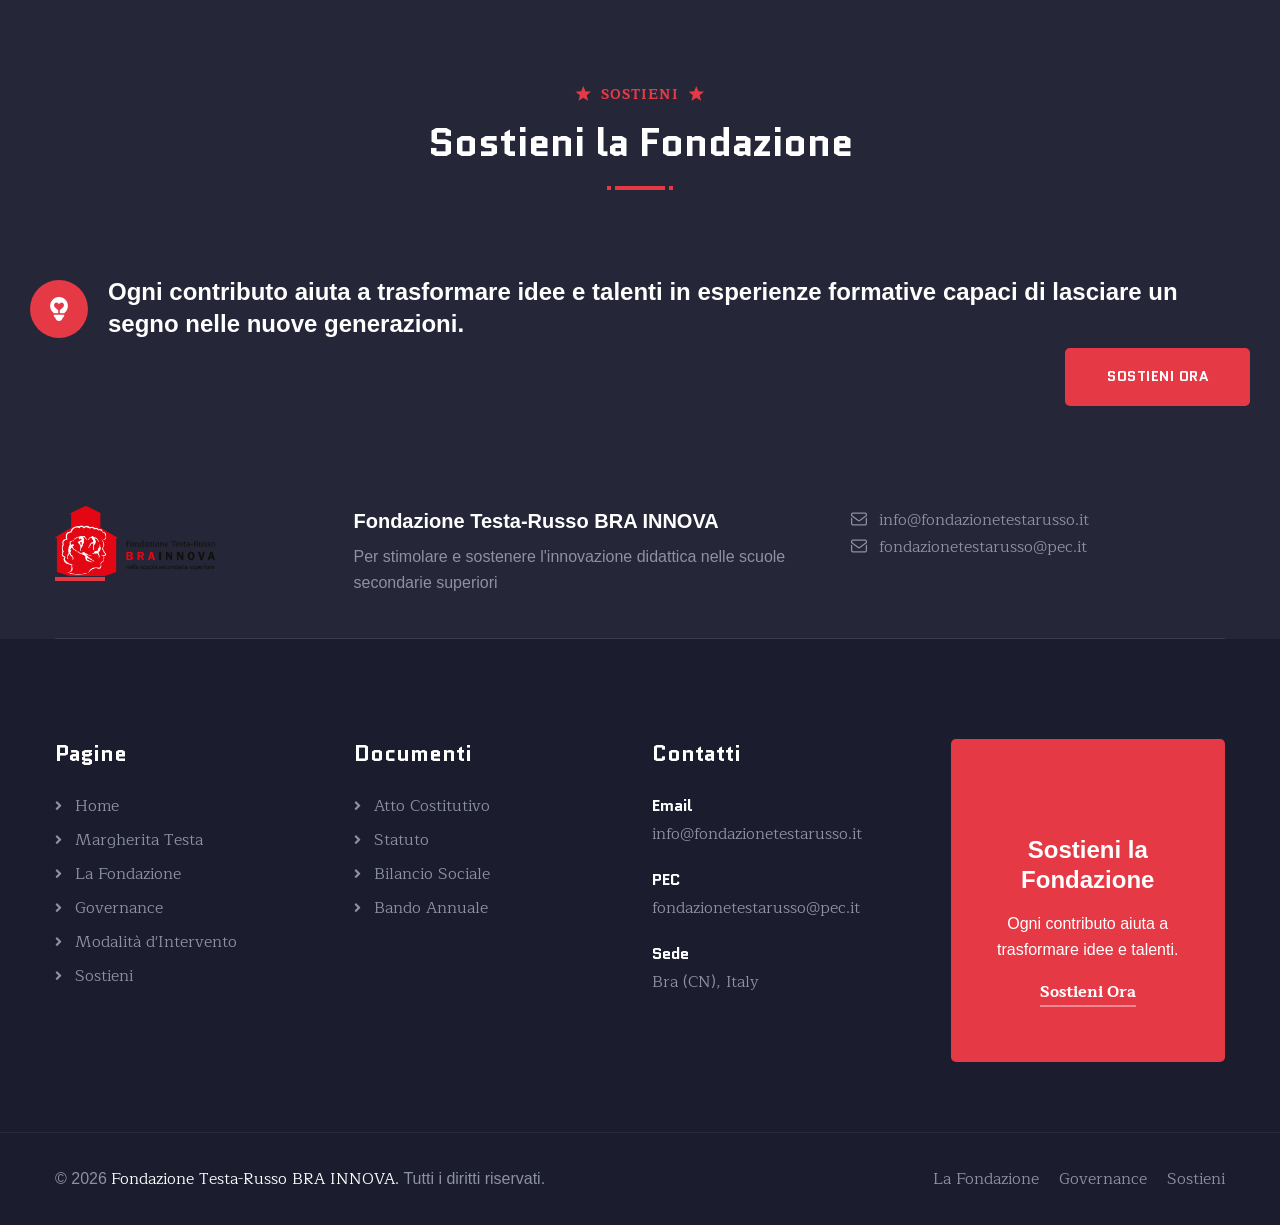
<file: modalita-intervento.html>
<!DOCTYPE html>
<html lang="it">
<head>
<meta charset="utf-8">
<meta http-equiv="X-UA-Compatible" content="IE=edge">
<meta name="viewport" content="width=device-width, initial-scale=1.0, maximum-scale=1.0, user-scalable=0">
<title>Modalit&agrave; d'Intervento - Fondazione Testa-Russo BRA INNOVA</title>
<meta name="description" content="Modalit&agrave; d'Intervento della Fondazione Testa-Russo BRA INNOVA - Bandi, progetti educativi e valorizzazione della scuola secondaria superiore">
<link rel="icon" href="assets/img/favicon.ico" type="image/x-icon">
<link rel="preconnect" href="https://fonts.googleapis.com">
<link rel="preconnect" href="https://fonts.gstatic.com" crossorigin>
<link href="https://fonts.googleapis.com/css2?family=Quantico:wght@400;700&family=Maitree:wght@300;400;500;600;700&display=swap" rel="stylesheet">
<link href="assets/css/font-awesome-all.css" rel="stylesheet">
<link href="assets/css/flaticon.css" rel="stylesheet">
<link href="assets/css/bootstrap.min.css" rel="stylesheet">
<link href="assets/css/color.css" rel="stylesheet">
<link href="assets/css/style.css" rel="stylesheet">
<link href="assets/css/responsive.css" rel="stylesheet">
</head>
<body>
<div class="boxed_wrapper">



<!-- main header -->
<header class="main-header style-one">
<div class="header-lower">
<div class="auto-container">
<div class="outer-box clearfix">
<div class="logo-box pull-left">
<figure class="logo"><a href="index.html"><img src="assets/img/logo.png" alt="BRA INNOVA"></a></figure>
</div>
<div class="menu-area clearfix pull-right">
<div class="mobile-nav-toggler">
<i class="icon-bar"></i>
<i class="icon-bar"></i>
<i class="icon-bar"></i>
</div>
<nav class="main-menu navbar-expand-md navbar-light">
<div class="collapse navbar-collapse show clearfix" id="navbarSupportedContent">
<ul class="navigation clearfix">
<li><a href="index.html">Home</a></li>
<li><a href="margherita-testa.html">Margherita Testa</a></li>
<li><a href="la-fondazione.html">La Fondazione</a></li>
<li><a href="governance.html">Governance</a></li>
<li class="current"><a href="modalita-intervento.html">Modalit&agrave; d'Intervento</a></li>
<li><a href="sostieni.html">Sostieni</a></li>
</ul>
</div>
</nav>
</div>
</div>
</div>
</div>
</header>
<!-- main-header end -->

<!-- Mobile Menu -->
<div class="mobile-menu">
<div class="menu-backdrop"></div>
<div class="close-btn"><i class="fas fa-times"></i></div>
<nav class="menu-box">
<div class="nav-logo"><a href="index.html"><img src="assets/img/logo-2.png" alt="BRA INNOVA"></a></div>
<div class="menu-outer"></div>
<div class="contact-info">
<h4>Contatti</h4>
<ul>
<li>Bra (CN), Italy</li>
<li><a href="mailto:info@fondazionetestarusso.it">info@fondazionetestarusso.it</a></li>
</ul>
</div>
</nav>
</div>

<!-- page title -->
<section class="page-title" style="background-image: url(assets/img/page-title.jpg);">
<div class="auto-container">
<div class="content-box">
<div class="title centred">
<h1>Modalit&agrave; d'Intervento</h1>
</div>
<ul class="bread-crumb clearfix">
<li><a href="index.html">Home</a></li>
<li>Modalit&agrave; d'Intervento</li>
</ul>
</div>
</div>
</section>

<!-- introduction -->
<section class="about-section sec-pad bg-color-1">
<div class="auto-container">
<div class="sec-title centred">
<h6><i class="flaticon-star"></i><span>Modalit&agrave; d'Intervento</span><i class="flaticon-star"></i></h6>
<h2>Idee, progetti, valorizzazione</h2>
<div class="title-shape"></div>
</div>
<div class="row clearfix">
<div class="col-lg-6 col-md-6 col-sm-12">
<div class="objective-item" style="text-align: center;">
<div class="icon-box"><i class="flaticon-scroll"></i></div>
<p>La Fondazione Testa-Russo BRA INNOVA promuove e sostiene progetti educativi dedicati agli studenti delle scuole secondarie superiori cittadine, con l'obiettivo di favorire nuove modalit&agrave; di apprendimento, partecipazione e crescita delle competenze.</p>
</div>
</div>
<div class="col-lg-6 col-md-6 col-sm-12">
<div class="objective-item" style="text-align: center;">
<div class="icon-box"><i class="flaticon-teamwork"></i></div>
<p>Attraverso bandi annuali e collaborazioni con gli istituti scolastici, la Fondazione supporta iniziative capaci di valorizzare creativit&agrave;, lavoro di gruppo, spirito di iniziativa e dialogo con il territorio, nel segno di una scuola aperta, dinamica e orientata all'innovazione.</p>
</div>
</div>
</div>
</div>
</section>

<!-- attivita 2025/2026 -->
<section class="about-section sec-pad">
<div class="auto-container">
<div class="sec-title centred">
<h6><i class="flaticon-star"></i><span>Attivit&agrave; 2025/2026</span><i class="flaticon-star"></i></h6>
<h2>L'avvio delle attivit&agrave; 2025/2026</h2>
<div class="title-shape"></div>
</div>
<div class="row clearfix">
<div class="col-lg-6 col-md-6 col-sm-12">
<div class="objective-item" style="text-align: center;">
<div class="icon-box"><i class="flaticon-school"></i></div>
<p>Con l'avvio delle proprie attivit&agrave; operative, la Fondazione ha presentato il primo bando annuale rivolto alle scuole secondarie superiori cittadine, con l'intento di sostenere progetti didattici innovativi sviluppati da studenti e docenti.</p>
</div>
</div>
<div class="col-lg-6 col-md-6 col-sm-12">
<div class="objective-item" style="text-align: center;">
<div class="icon-box"><i class="flaticon-idea"></i></div>
<p>Il percorso nasce dalla volont&agrave; di creare occasioni concrete di partecipazione e sperimentazione educativa, promuovendo esperienze capaci di unire apprendimento cooperativo, approccio laboratoriale e valorizzazione delle attitudini individuali.</p>
</div>
</div>
</div>
<div class="row clearfix" style="margin-top: 10px;">
<div class="col-lg-12 col-md-12 col-sm-12 text-center">
<a href="assets/downloads/Lettera-ai-dirigenti.eml" class="theme-btn" download><i class="fas fa-download"></i> Download Lettera ai Dirigenti</a>
</div>
</div>
</div>
</section>

<!-- bando annuale -->
<section class="objectives-section sec-pad bg-color-1">
<div class="auto-container">
<div class="sec-title centred">
<h6><i class="flaticon-star"></i><span>Bando Annuale</span><i class="flaticon-star"></i></h6>
<h2>Il bando annuale</h2>
<div class="title-shape"></div>
</div>
<div class="row clearfix justify-content-center">
<div class="col-lg-8 col-md-10 col-sm-12">
<div class="objective-item" style="text-align: center;">
<p>Il bando della Fondazione &egrave; rivolto a gruppi di studenti, guidati da un docente responsabile, che intendano sviluppare progetti caratterizzati da un approccio laboratoriale e orientati alla crescita delle competenze degli studenti.</p>
<p style="margin-top: 15px;">Le iniziative possono riguardare attivit&agrave; culturali, educative, sociali e produttive del territorio, promuovendo apprendimento cooperativo, scambio di esperienze, autovalutazione e partecipazione attiva degli studenti.</p>
<div class="btn-box" style="margin-top: 25px;">
<a href="assets/downloads/Materiali-Bando.eml" class="theme-btn" download><i class="fas fa-download"></i> Download Testo Bando</a>
</div>
</div>
</div>
</div>
</div>
</section>

<!-- selezione e sostegno -->
<section class="about-section sec-pad">
<div class="auto-container">
<div class="sec-title centred">
<h6><i class="flaticon-star"></i><span>Selezione e Sostegno</span><i class="flaticon-star"></i></h6>
<h2>Selezione e sostegno dei progetti</h2>
<div class="title-shape"></div>
</div>
<div class="row clearfix justify-content-center">
<div class="col-lg-8 col-md-10 col-sm-12">
<div class="objective-item" style="text-align: center;">
<p>I progetti vengono selezionati attraverso un percorso di valutazione condiviso con gli istituti scolastici coinvolti. Il Consiglio Direttivo della Fondazione esamina le proposte ricevute e individua le iniziative ritenute maggiormente coerenti con le finalit&agrave; educative e culturali della Fondazione.</p>
<p style="margin-top: 15px;">I progetti selezionati ricevono un sostegno economico finalizzato alla realizzazione delle attivit&agrave; e alla valorizzazione dell'impegno degli studenti coinvolti.</p>
<div class="btn-box" style="margin-top: 25px; display: flex; flex-wrap: wrap; gap: 10px; justify-content: center;">
<a href="#" class="theme-btn"><i class="fas fa-download"></i> Scheda Ex Ante</a>
<a href="#" class="theme-btn"><i class="fas fa-download"></i> Scheda Ex Post</a>
<a href="#" class="theme-btn"><i class="fas fa-download"></i> Documentazione Informativa</a>
</div>
</div>
</div>
</div>
</div>
</section>

<!-- support CTA -->
<section class="solutions-section alternat-2">
<div class="auto-container">
<div class="sec-title centred light">
<h6><i class="flaticon-star"></i><span>Sostieni</span><i class="flaticon-star"></i></h6>
<h2>Sostieni la Fondazione</h2>
<div class="title-shape"></div>
</div>
</div>
<div class="inner-container mr-0">
<div class="lower-box clearfix">
<div class="bg-layer" style="background-image: url(assets/img/bg-2.jpg);"></div>
<div class="text pull-left">
<div class="icon-box"><i class="flaticon-idea"></i></div>
<h3>Ogni contributo aiuta a trasformare idee e talenti in esperienze formative capaci di lasciare un segno nelle nuove generazioni.</h3>
</div>
<div class="btn-box pull-right">
<a href="sostieni.html" class="theme-btn">Sostieni Ora</a>
</div>
</div>
</div>
</section>
<!-- support CTA end -->

<!-- main-footer -->
<footer class="main-footer">
<div class="footer-top pt-50">
<div class="auto-container">
<div class="top-inner">
<div class="row clearfix">
<div class="col-lg-3 col-md-6 col-sm-12 logo-column">
<figure class="footer-logo"><a href="index.html"><img src="assets/img/footer-logo.png" alt="BRA INNOVA"></a></figure>
</div>
<div class="col-lg-5 col-md-6 col-sm-12 text-column">
<div class="text">
<h3>Fondazione Testa-Russo BRA INNOVA</h3>
<p>Per stimolare e sostenere l'innovazione didattica nelle scuole secondarie superiori</p>
</div>
</div>
<div class="col-lg-4 col-md-12 col-sm-12 form-column">
<div class="text">
<p><i class="flaticon-mail-inbox-app"></i> <a href="mailto:info@fondazionetestarusso.it">info@fondazionetestarusso.it</a></p>
<p><i class="flaticon-mail-inbox-app"></i> <a href="mailto:fondazionetestarusso@pec.it">fondazionetestarusso@pec.it</a></p>
</div>
</div>
</div>
</div>
</div>
</div>
<div class="widget-section">
<div class="auto-container">
<div class="row clearfix">
<div class="col-lg-3 col-md-6 col-sm-12 footer-column">
<div class="footer-widget links-widget">
<div class="widget-title"><h3>Pagine</h3></div>
<div class="widget-content">
<ul class="links-list clearfix">
<li><a href="index.html">Home</a></li>
<li><a href="margherita-testa.html">Margherita Testa</a></li>
<li><a href="la-fondazione.html">La Fondazione</a></li>
<li><a href="governance.html">Governance</a></li>
<li><a href="modalita-intervento.html">Modalit&agrave; d'Intervento</a></li>
<li><a href="sostieni.html">Sostieni</a></li>
</ul>
</div>
</div>
</div>
<div class="col-lg-3 col-md-6 col-sm-12 footer-column">
<div class="footer-widget links-widget">
<div class="widget-title"><h3>Documenti</h3></div>
<div class="widget-content">
<ul class="links-list clearfix">
<li><a href="#">Atto Costitutivo</a></li>
<li><a href="#">Statuto</a></li>
<li><a href="#">Bilancio Sociale</a></li>
<li><a href="#">Bando Annuale</a></li>
</ul>
</div>
</div>
</div>
<div class="col-lg-3 col-md-6 col-sm-12 footer-column">
<div class="footer-widget contact-widget">
<div class="widget-title"><h3>Contatti</h3></div>
<div class="widget-content">
<ul class="info clearfix">
<li>
<h5>Email</h5>
<p><a href="mailto:info@fondazionetestarusso.it">info@fondazionetestarusso.it</a></p>
</li>
<li>
<h5>PEC</h5>
<p><a href="mailto:fondazionetestarusso@pec.it">fondazionetestarusso@pec.it</a></p>
</li>
<li>
<h5>Sede</h5>
<p>Bra (CN), Italy</p>
</li>
</ul>
</div>
</div>
</div>
<div class="col-lg-3 col-md-6 col-sm-12 footer-column">
<div class="footer-widget register-widget">
<div class="inner-box">
<div class="upper">
<div class="icon-box"><i class="flaticon-edit"></i></div>
<h4>Sostieni la Fondazione</h4>
</div>
<p>Ogni contributo aiuta a trasformare idee e talenti.</p>
<a href="sostieni.html">Sostieni Ora</a>
</div>
</div>
</div>
</div>
</div>
</div>
<div class="footer-bottom">
<div class="auto-container">
<div class="bottom-inner clearfix">
<div class="copyright pull-left">
<p>&copy; 2026 <a href="index.html">Fondazione Testa-Russo BRA INNOVA.</a> Tutti i diritti riservati.</p>
</div>
<ul class="footer-nav clearfix pull-right">
<li><a href="la-fondazione.html">La Fondazione</a></li>
<li><a href="governance.html">Governance</a></li>
<li><a href="sostieni.html">Sostieni</a></li>
</ul>
</div>
</div>
</div>
</footer>
<!-- main-footer end -->

<button class="scroll-top scroll-to-target" data-target="html"><span class="fas fa-angle-up"></span></button>
</div>

<script src="assets/js/bootstrap.bundle.min.js"></script>
<script src="assets/js/main.js"></script>
</body>
</html>
</file>
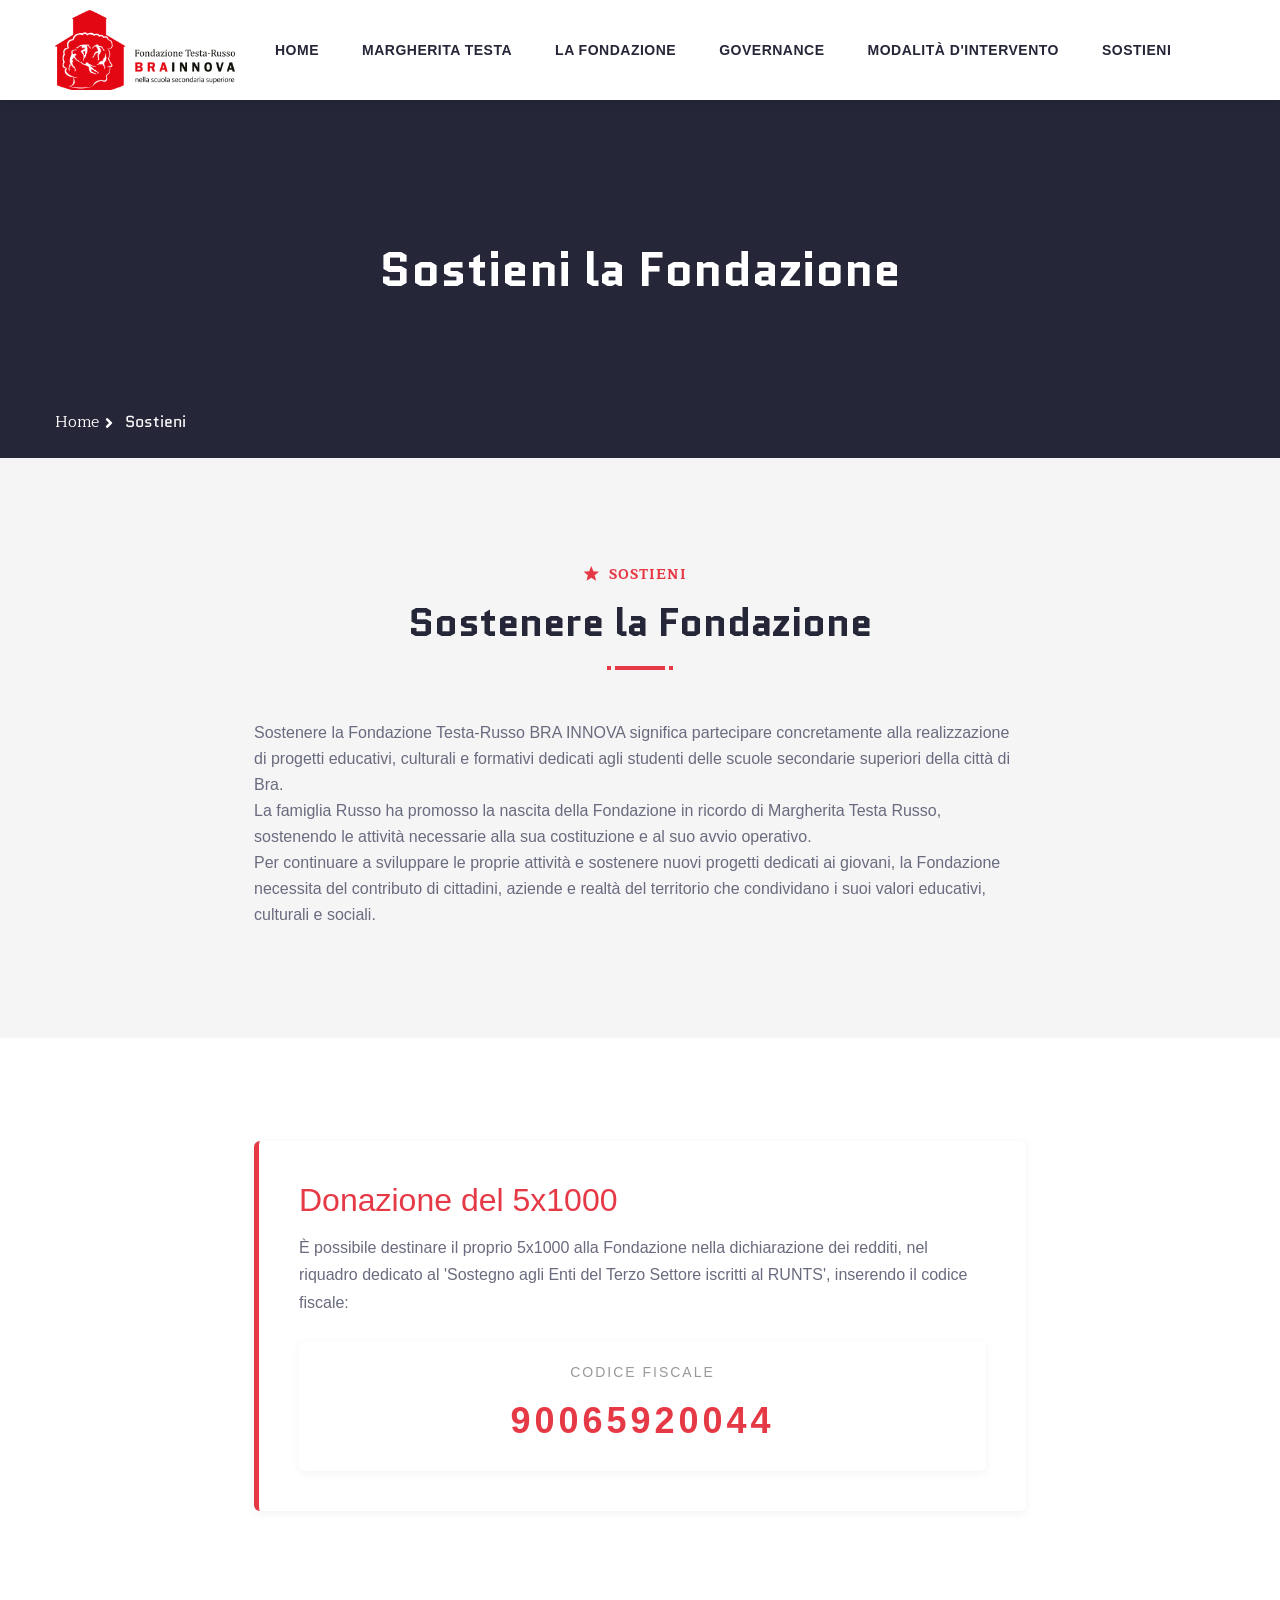
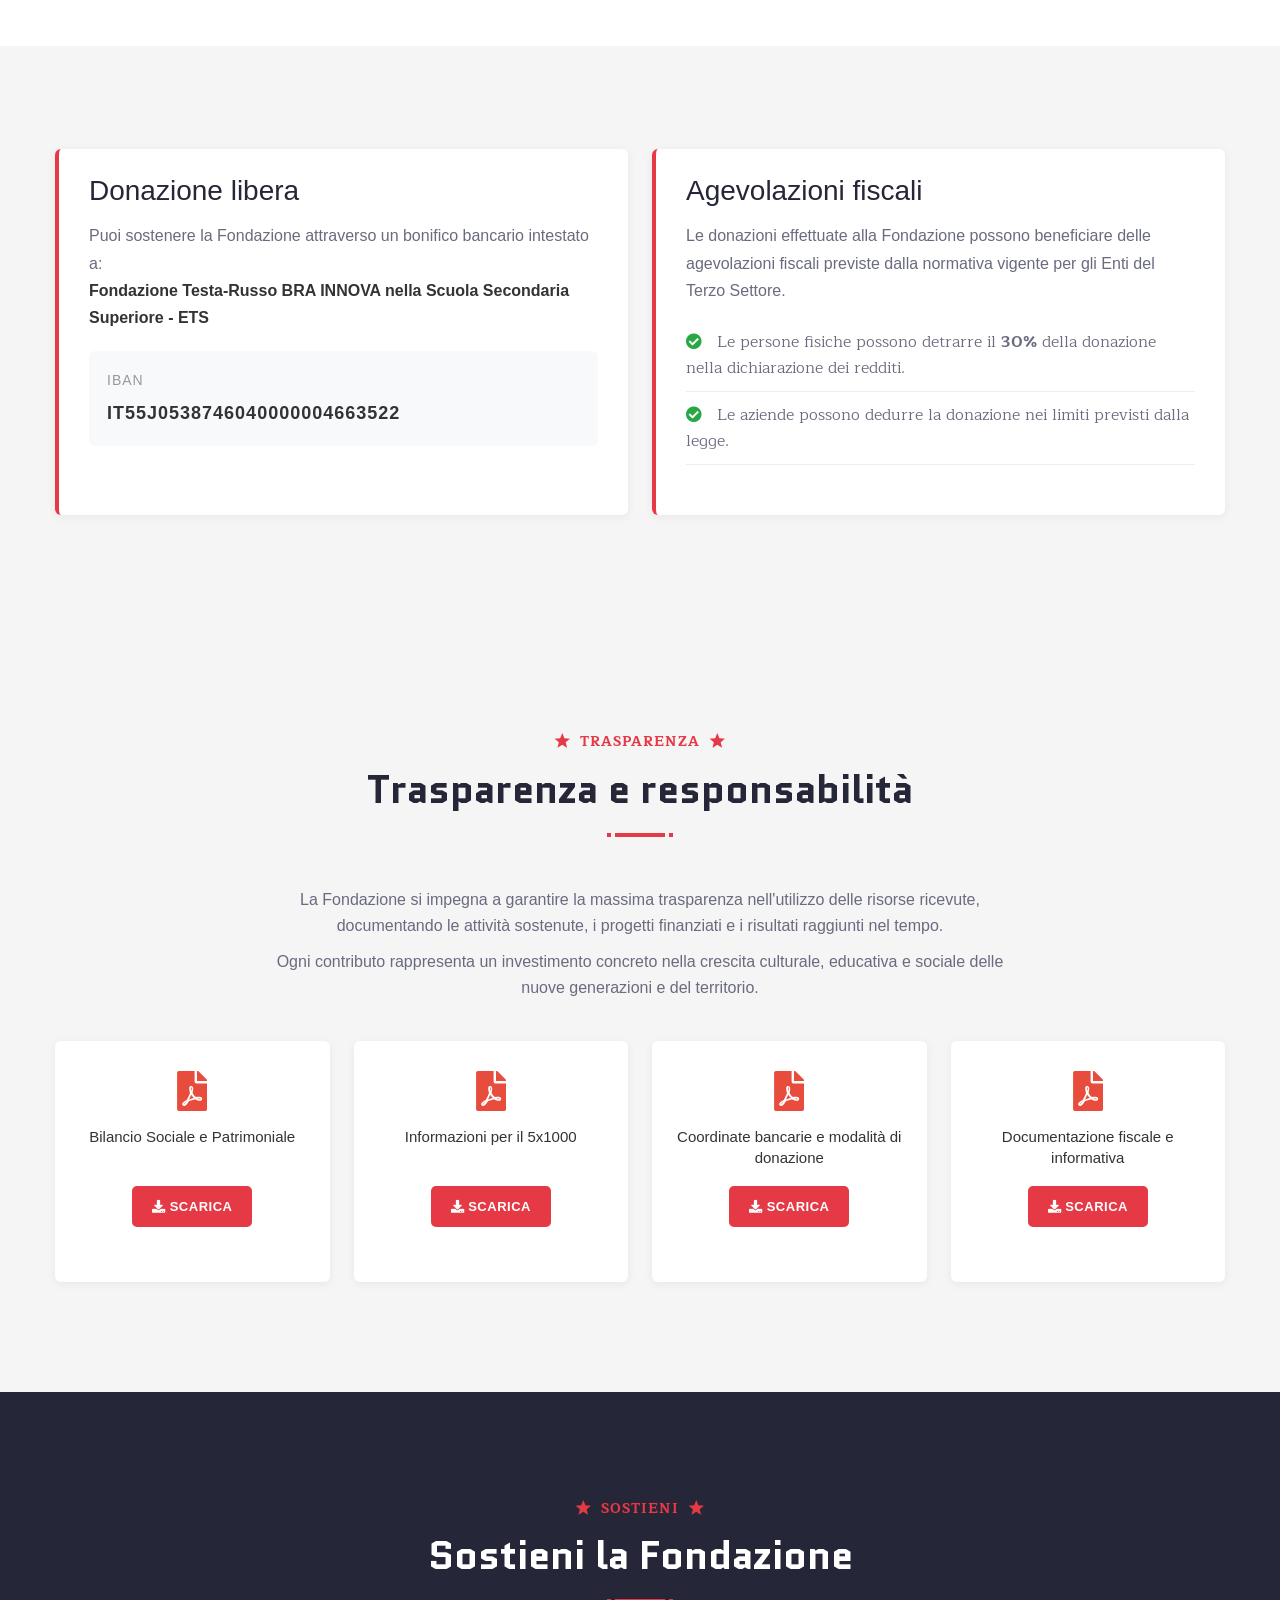
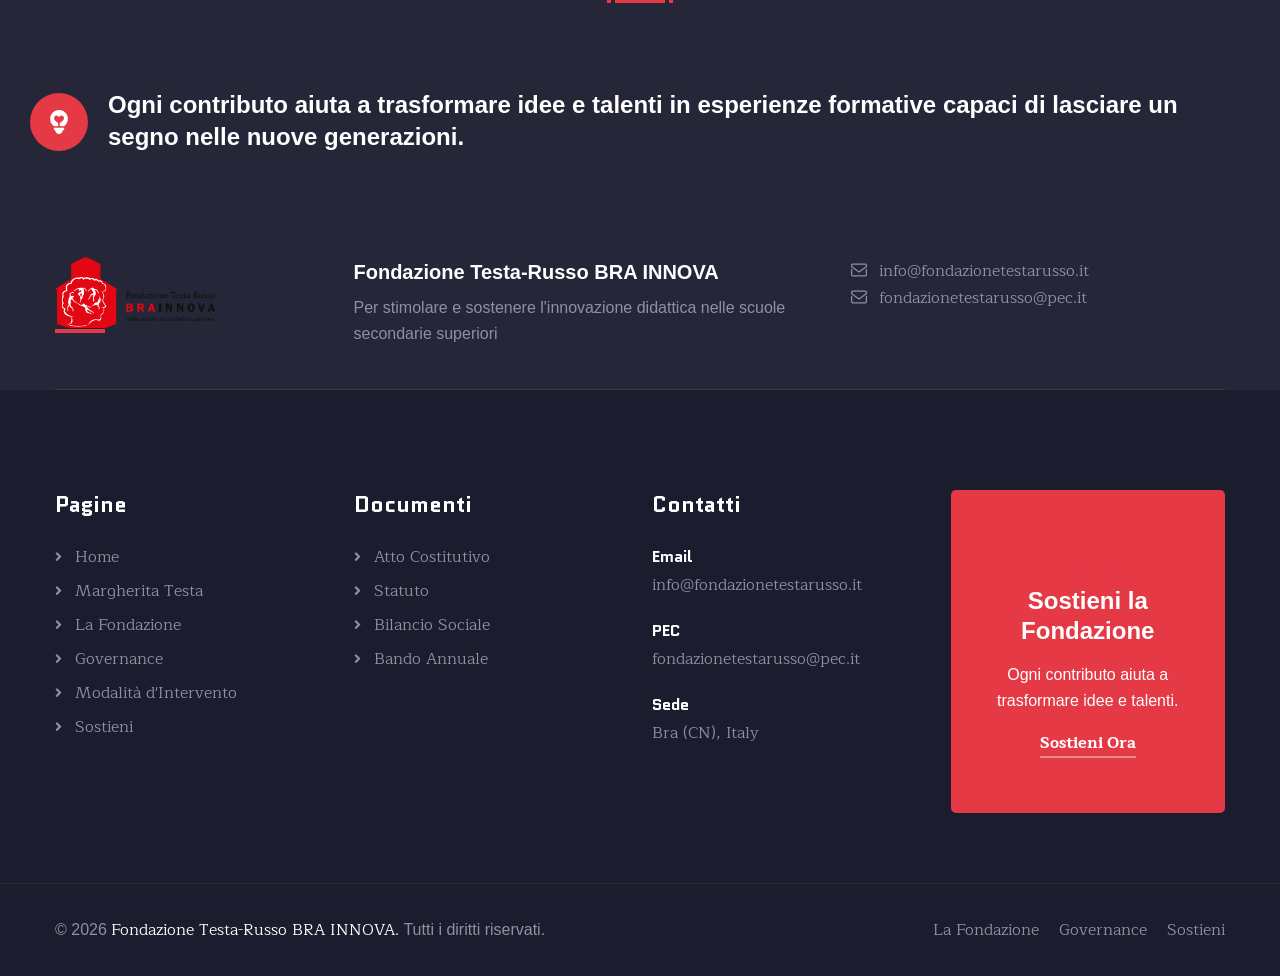
<file: sostieni.html>
<!DOCTYPE html>
<html lang="it">
<head>
<meta charset="utf-8">
<meta http-equiv="X-UA-Compatible" content="IE=edge">
<meta name="viewport" content="width=device-width, initial-scale=1.0, maximum-scale=1.0, user-scalable=0">
<title>Sostieni - Fondazione Testa-Russo BRA INNOVA</title>
<meta name="description" content="Sostieni la Fondazione Testa-Russo BRA INNOVA - Donazioni, 5x1000 e agevolazioni fiscali per supportare l'innovazione didattica">
<link rel="icon" href="assets/img/favicon.ico" type="image/x-icon">
<link rel="preconnect" href="https://fonts.googleapis.com">
<link rel="preconnect" href="https://fonts.gstatic.com" crossorigin>
<link href="https://fonts.googleapis.com/css2?family=Quantico:wght@400;700&family=Maitree:wght@300;400;500;600;700&display=swap" rel="stylesheet">
<link href="assets/css/font-awesome-all.css" rel="stylesheet">
<link href="assets/css/flaticon.css" rel="stylesheet">
<link href="assets/css/bootstrap.min.css" rel="stylesheet">
<link href="assets/css/color.css" rel="stylesheet">
<link href="assets/css/style.css" rel="stylesheet">
<link href="assets/css/responsive.css" rel="stylesheet">
</head>
<body>
<div class="boxed_wrapper">



<!-- main header -->
<header class="main-header style-one">
<div class="header-lower">
<div class="auto-container">
<div class="outer-box clearfix">
<div class="logo-box pull-left">
<figure class="logo"><a href="index.html"><img src="assets/img/logo.png" alt="BRA INNOVA"></a></figure>
</div>
<div class="menu-area clearfix pull-right">
<div class="mobile-nav-toggler">
<i class="icon-bar"></i>
<i class="icon-bar"></i>
<i class="icon-bar"></i>
</div>
<nav class="main-menu navbar-expand-md navbar-light">
<div class="collapse navbar-collapse show clearfix" id="navbarSupportedContent">
<ul class="navigation clearfix">
<li><a href="index.html">Home</a></li>
<li><a href="margherita-testa.html">Margherita Testa</a></li>
<li><a href="la-fondazione.html">La Fondazione</a></li>
<li><a href="governance.html">Governance</a></li>
<li><a href="modalita-intervento.html">Modalit&agrave; d'Intervento</a></li>
<li class="current"><a href="sostieni.html">Sostieni</a></li>
</ul>
</div>
</nav>
</div>
</div>
</div>
</div>
</header>
<!-- main-header end -->

<!-- Mobile Menu -->
<div class="mobile-menu">
<div class="menu-backdrop"></div>
<div class="close-btn"><i class="fas fa-times"></i></div>
<nav class="menu-box">
<div class="nav-logo"><a href="index.html"><img src="assets/img/logo-2.png" alt="BRA INNOVA"></a></div>
<div class="menu-outer"></div>
<div class="contact-info">
<h4>Contatti</h4>
<ul>
<li>Bra (CN), Italy</li>
<li><a href="mailto:info@fondazionetestarusso.it">info@fondazionetestarusso.it</a></li>
</ul>
</div>
</nav>
</div>

<!-- page title -->
<section class="page-title" style="background-image: url(assets/img/page-title.jpg);">
<div class="auto-container">
<div class="content-box">
<div class="title centred">
<h1>Sostieni la Fondazione</h1>
</div>
<ul class="bread-crumb clearfix">
<li><a href="index.html">Home</a></li>
<li>Sostieni</li>
</ul>
</div>
</div>
</section>

<!-- introduction -->
<section class="about-section sec-pad bg-color-1">
<div class="auto-container">
<div class="row clearfix align-items-center">
<div class="col-lg-8 col-md-12 col-sm-12 mx-auto">
<div class="sec-title centred">
<h6><i class="flaticon-star"></i><span>Sostieni</span></h6>
<h2>Sostenere la Fondazione</h2>
<div class="title-shape"></div>
</div>
<div class="text">
<p>Sostenere la Fondazione Testa-Russo BRA INNOVA significa partecipare concretamente alla realizzazione di progetti educativi, culturali e formativi dedicati agli studenti delle scuole secondarie superiori della citt&agrave; di Bra.</p>
<p>La famiglia Russo ha promosso la nascita della Fondazione in ricordo di Margherita Testa Russo, sostenendo le attivit&agrave; necessarie alla sua costituzione e al suo avvio operativo.</p>
<p>Per continuare a sviluppare le proprie attivit&agrave; e sostenere nuovi progetti dedicati ai giovani, la Fondazione necessita del contributo di cittadini, aziende e realt&agrave; del territorio che condividano i suoi valori educativi, culturali e sociali.</p>
</div>
</div>
</div>
</div>
</section>

<!-- 5x1000 -->
<section class="sec-pad">
<div class="auto-container">
<div class="row clearfix justify-content-center">
<div class="col-lg-8 col-md-10 col-sm-12">
<div class="objective-item" style="padding: 40px; border-left: 5px solid #e63946;">
<h2 style="color: #e63946;">Donazione del 5x1000</h2>
<p style="margin-top: 15px;">&Egrave; possibile destinare il proprio 5x1000 alla Fondazione nella dichiarazione dei redditi, nel riquadro dedicato al 'Sostegno agli Enti del Terzo Settore iscritti al RUNTS', inserendo il codice fiscale:</p>
<div style="text-align: center; margin-top: 25px; padding: 20px; background: #fff; border-radius: 6px; box-shadow: 0 2px 8px rgba(0,0,0,0.05);">
<p style="margin-bottom: 5px; font-size: 14px; text-transform: uppercase; letter-spacing: 2px; color: #999;">Codice Fiscale</p>
<p style="font-size: 36px; font-weight: 700; color: #e63946; letter-spacing: 4px; margin-bottom: 0;">90065920044</p>
</div>
</div>
</div>
</div>
</div>
</section>

<!-- donazione libera + agevolazioni -->
<section class="sec-pad bg-color-1">
<div class="auto-container">
<div class="row clearfix">
<div class="col-lg-6 col-md-6 col-sm-12">
<div class="objective-item" style="height: 100%;">
<h3>Donazione libera</h3>
<p style="margin-top: 15px;">Puoi sostenere la Fondazione attraverso un bonifico bancario intestato a:</p>
<p style="font-weight: 600; color: #333;">Fondazione Testa-Russo BRA INNOVA nella Scuola Secondaria Superiore - ETS</p>
<div style="margin-top: 20px; padding: 18px; background: #f8f9fa; border-radius: 6px;">
<p style="margin-bottom: 5px; font-size: 14px; text-transform: uppercase; letter-spacing: 1px; color: #999;">IBAN</p>
<p style="font-size: 18px; font-weight: 700; color: #333; margin-bottom: 0; letter-spacing: 1px;">IT55J0538746040000004663522</p>
</div>
</div>
</div>
<div class="col-lg-6 col-md-6 col-sm-12">
<div class="objective-item" style="height: 100%;">
<h3>Agevolazioni fiscali</h3>
<p style="margin-top: 15px;">Le donazioni effettuate alla Fondazione possono beneficiare delle agevolazioni fiscali previste dalla normativa vigente per gli Enti del Terzo Settore.</p>
<ul style="list-style: none; padding: 0; margin-top: 15px;">
<li style="padding: 10px 0; border-bottom: 1px solid #eee;"><i class="fas fa-check-circle" style="color: #28a745; margin-right: 10px;"></i> Le persone fisiche possono detrarre il <strong>30%</strong> della donazione nella dichiarazione dei redditi.</li>
<li style="padding: 10px 0; border-bottom: 1px solid #eee;"><i class="fas fa-check-circle" style="color: #28a745; margin-right: 10px;"></i> Le aziende possono dedurre la donazione nei limiti previsti dalla legge.</li>
</ul>
</div>
</div>
</div>
</div>
</section>

<!-- trasparenza -->
<section class="sec-pad bg-color-1">
<div class="auto-container">
<div class="sec-title centred">
<h6><i class="flaticon-star"></i><span>Trasparenza</span><i class="flaticon-star"></i></h6>
<h2>Trasparenza e responsabilit&agrave;</h2>
<div class="title-shape"></div>
</div>
<div class="row clearfix justify-content-center">
<div class="col-lg-8 col-md-10 col-sm-12 text-center">
<p>La Fondazione si impegna a garantire la massima trasparenza nell'utilizzo delle risorse ricevute, documentando le attivit&agrave; sostenute, i progetti finanziati e i risultati raggiunti nel tempo.</p>
<p style="margin-top: 10px;">Ogni contributo rappresenta un investimento concreto nella crescita culturale, educativa e sociale delle nuove generazioni e del territorio.</p>
</div>
</div>
<div class="row clearfix" style="margin-top: 40px;">
<div class="col-lg-3 col-md-6 col-sm-12">
<div class="download-card">
<div class="icon-box"><i class="fas fa-file-pdf"></i></div>
<h4>Bilancio Sociale e Patrimoniale</h4>
<a href="#" class="theme-btn"><i class="fas fa-download"></i> Scarica</a>
</div>
</div>
<div class="col-lg-3 col-md-6 col-sm-12">
<div class="download-card">
<div class="icon-box"><i class="fas fa-file-pdf"></i></div>
<h4>Informazioni per il 5x1000</h4>
<a href="#" class="theme-btn"><i class="fas fa-download"></i> Scarica</a>
</div>
</div>
<div class="col-lg-3 col-md-6 col-sm-12">
<div class="download-card">
<div class="icon-box"><i class="fas fa-file-pdf"></i></div>
<h4>Coordinate bancarie e modalit&agrave; di donazione</h4>
<a href="#" class="theme-btn"><i class="fas fa-download"></i> Scarica</a>
</div>
</div>
<div class="col-lg-3 col-md-6 col-sm-12">
<div class="download-card">
<div class="icon-box"><i class="fas fa-file-pdf"></i></div>
<h4>Documentazione fiscale e informativa</h4>
<a href="#" class="theme-btn"><i class="fas fa-download"></i> Scarica</a>
</div>
</div>
</div>
</div>
</section>

<!-- support CTA -->
<section class="solutions-section alternat-2">
<div class="auto-container">
<div class="sec-title centred light">
<h6><i class="flaticon-star"></i><span>Sostieni</span><i class="flaticon-star"></i></h6>
<h2>Sostieni la Fondazione</h2>
<div class="title-shape"></div>
</div>
</div>
<div class="inner-container mr-0">
<div class="lower-box clearfix">
<div class="bg-layer" style="background-image: url(assets/img/bg-2.jpg);"></div>
<div class="text pull-left">
<div class="icon-box"><i class="flaticon-idea"></i></div>
<h3>Ogni contributo aiuta a trasformare idee e talenti in esperienze formative capaci di lasciare un segno nelle nuove generazioni.</h3>
</div>
</div>
</div>
</section>
<!-- support CTA end -->

<!-- main-footer -->
<footer class="main-footer">
<div class="footer-top pt-50">
<div class="auto-container">
<div class="top-inner">
<div class="row clearfix">
<div class="col-lg-3 col-md-6 col-sm-12 logo-column">
<figure class="footer-logo"><a href="index.html"><img src="assets/img/footer-logo.png" alt="BRA INNOVA"></a></figure>
</div>
<div class="col-lg-5 col-md-6 col-sm-12 text-column">
<div class="text">
<h3>Fondazione Testa-Russo BRA INNOVA</h3>
<p>Per stimolare e sostenere l'innovazione didattica nelle scuole secondarie superiori</p>
</div>
</div>
<div class="col-lg-4 col-md-12 col-sm-12 form-column">
<div class="text">
<p><i class="flaticon-mail-inbox-app"></i> <a href="mailto:info@fondazionetestarusso.it">info@fondazionetestarusso.it</a></p>
<p><i class="flaticon-mail-inbox-app"></i> <a href="mailto:fondazionetestarusso@pec.it">fondazionetestarusso@pec.it</a></p>
</div>
</div>
</div>
</div>
</div>
</div>
<div class="widget-section">
<div class="auto-container">
<div class="row clearfix">
<div class="col-lg-3 col-md-6 col-sm-12 footer-column">
<div class="footer-widget links-widget">
<div class="widget-title"><h3>Pagine</h3></div>
<div class="widget-content">
<ul class="links-list clearfix">
<li><a href="index.html">Home</a></li>
<li><a href="margherita-testa.html">Margherita Testa</a></li>
<li><a href="la-fondazione.html">La Fondazione</a></li>
<li><a href="governance.html">Governance</a></li>
<li><a href="modalita-intervento.html">Modalit&agrave; d'Intervento</a></li>
<li><a href="sostieni.html">Sostieni</a></li>
</ul>
</div>
</div>
</div>
<div class="col-lg-3 col-md-6 col-sm-12 footer-column">
<div class="footer-widget links-widget">
<div class="widget-title"><h3>Documenti</h3></div>
<div class="widget-content">
<ul class="links-list clearfix">
<li><a href="#">Atto Costitutivo</a></li>
<li><a href="#">Statuto</a></li>
<li><a href="#">Bilancio Sociale</a></li>
<li><a href="#">Bando Annuale</a></li>
</ul>
</div>
</div>
</div>
<div class="col-lg-3 col-md-6 col-sm-12 footer-column">
<div class="footer-widget contact-widget">
<div class="widget-title"><h3>Contatti</h3></div>
<div class="widget-content">
<ul class="info clearfix">
<li>
<h5>Email</h5>
<p><a href="mailto:info@fondazionetestarusso.it">info@fondazionetestarusso.it</a></p>
</li>
<li>
<h5>PEC</h5>
<p><a href="mailto:fondazionetestarusso@pec.it">fondazionetestarusso@pec.it</a></p>
</li>
<li>
<h5>Sede</h5>
<p>Bra (CN), Italy</p>
</li>
</ul>
</div>
</div>
</div>
<div class="col-lg-3 col-md-6 col-sm-12 footer-column">
<div class="footer-widget register-widget">
<div class="inner-box">
<div class="upper">
<div class="icon-box"><i class="flaticon-edit"></i></div>
<h4>Sostieni la Fondazione</h4>
</div>
<p>Ogni contributo aiuta a trasformare idee e talenti.</p>
<a href="sostieni.html">Sostieni Ora</a>
</div>
</div>
</div>
</div>
</div>
</div>
<div class="footer-bottom">
<div class="auto-container">
<div class="bottom-inner clearfix">
<div class="copyright pull-left">
<p>&copy; 2026 <a href="index.html">Fondazione Testa-Russo BRA INNOVA.</a> Tutti i diritti riservati.</p>
</div>
<ul class="footer-nav clearfix pull-right">
<li><a href="la-fondazione.html">La Fondazione</a></li>
<li><a href="governance.html">Governance</a></li>
<li><a href="sostieni.html">Sostieni</a></li>
</ul>
</div>
</div>
</div>
</footer>
<!-- main-footer end -->

<button class="scroll-top scroll-to-target" data-target="html"><span class="fas fa-angle-up"></span></button>
</div>

<script src="assets/js/bootstrap.bundle.min.js"></script>
<script src="assets/js/main.js"></script>
</body>
</html>
</file>
<file: assets/css/flaticon.css>
/*
  	Flaticon icon font: Flaticon
  	Creation date: 11/02/2021 09:44
  	*/

@font-face {
  font-family: "Flaticon";
  src: url("../fonts/Flaticon.eot");
  src: url("../fonts/Flaticon.eot?#iefix") format("embedded-opentype"),
       url("../fonts/Flaticon.woff2") format("woff2"),
       url("../fonts/Flaticon.woff") format("woff"),
       url("../fonts/Flaticon.ttf") format("truetype"),
       url("../fonts/Flaticon.svg#Flaticon") format("svg");
  font-weight: normal;
  font-style: normal;
}

@media screen and (-webkit-min-device-pixel-ratio:0) {
  @font-face {
    font-family: "Flaticon";
    src: url("../fonts/Flaticon.svg#Flaticon") format("svg");
  }
}

[class^="flaticon-"]:before, [class*=" flaticon-"]:before,
[class^="flaticon-"]:after, [class*=" flaticon-"]:after {   
  font-family: Flaticon;
  font-style: normal;
}

.flaticon-sunny-day-or-sun-weather:before { content: "\f100"; }
.flaticon-phone-with-wire:before { content: "\f101"; }
.flaticon-fast:before { content: "\f102"; }
.flaticon-down-arrow:before { content: "\f103"; }
.flaticon-world:before { content: "\f104"; }
.flaticon-right-arrow:before { content: "\f105"; }
.flaticon-garbage-truck:before { content: "\f106"; }
.flaticon-search:before { content: "\f107"; }
.flaticon-star:before { content: "\f108"; }
.flaticon-parking:before { content: "\f109"; }
.flaticon-school:before { content: "\f10a"; }
.flaticon-taxes:before { content: "\f10b"; }
.flaticon-government:before { content: "\f10c"; }
.flaticon-alert:before { content: "\f10d"; }
.flaticon-quote:before { content: "\f10e"; }
.flaticon-scroll:before { content: "\f10f"; }
.flaticon-goverment:before { content: "\f110"; }
.flaticon-budget:before { content: "\f111"; }
.flaticon-mail-inbox-app:before { content: "\f112"; }
.flaticon-police:before { content: "\f113"; }
.flaticon-traffic-sign:before { content: "\f114"; }
.flaticon-chinese-house:before { content: "\f115"; }
.flaticon-letter:before { content: "\f116"; }
.flaticon-justice:before { content: "\f117"; }
.flaticon-hospital:before { content: "\f118"; }
.flaticon-statue:before { content: "\f119"; }
.flaticon-gps:before { content: "\f11a"; }
.flaticon-click:before { content: "\f11b"; }
.flaticon-clock-circular-outline:before { content: "\f11c"; }
.flaticon-click-1:before { content: "\f11d"; }
.flaticon-edit:before { content: "\f11e"; }
.flaticon-emergency-call:before { content: "\f11f"; }
.flaticon-share:before { content: "\f120"; }
.flaticon-idea:before { content: "\f121"; }
.flaticon-up-arrow-angle:before { content: "\f122"; }
.flaticon-garbage-truck-1:before { content: "\f123"; }
.flaticon-newspaper:before { content: "\f124"; }
.flaticon-eco-energy:before { content: "\f125"; }
.flaticon-dog:before { content: "\f126"; }
.flaticon-bird:before { content: "\f127"; }
.flaticon-booking:before { content: "\f128"; }
.flaticon-diamond:before { content: "\f129"; }
.flaticon-play-arrow:before { content: "\f12a"; }
.flaticon-architecture-and-city:before { content: "\f12b"; }
.flaticon-download-1:before { content: "\f12c"; }
.flaticon-download:before { content: "\f12d"; }
.flaticon-romantic-date:before { content: "\f12e"; }
.flaticon-calendar:before { content: "\f12f"; }
.flaticon-teamwork:before { content: "\f130"; }
.flaticon-speech-bubble:before { content: "\f131"; }
.flaticon-job:before { content: "\f132"; }
.flaticon-building:before { content: "\f133"; }
.flaticon-calendar-1:before { content: "\f134"; }
.flaticon-diagram:before { content: "\f135"; }
.flaticon-location:before { content: "\f136"; }
.flaticon-building-1:before { content: "\f137"; }
.flaticon-double-tick-indicator:before { content: "\f138"; }
.flaticon-group:before { content: "\f139"; }
.flaticon-analytics:before { content: "\f13a"; }
.flaticon-award:before { content: "\f13b"; }
.flaticon-calendar-2:before { content: "\f13c"; }
.flaticon-tourist:before { content: "\f13d"; }
.flaticon-certificate:before { content: "\f13e"; }
.flaticon-fountain:before { content: "\f13f"; }
.flaticon-guide:before { content: "\f140"; }
.flaticon-employee:before { content: "\f141"; }
.flaticon-cocktail:before { content: "\f142"; }
.flaticon-global-warming:before { content: "\f143"; }
.flaticon-bridge:before { content: "\f144"; }
.flaticon-businessman:before { content: "\f145"; }
.flaticon-map:before { content: "\f146"; }
.flaticon-map-1:before { content: "\f147"; }
.flaticon-emergency-call-1:before { content: "\f148"; }
.flaticon-clock:before { content: "\f149"; }
</file>
<file: assets/css/color.css>
.scroll-top:hover{
	color: #e63946;
}

.theme-btn{
	background: #e63946;
}

.banner-carousel .content-box h6{
	color: #e63946;
}

.sec-title h6{
	color: #e63946;
}

.sec-title .title-shape{
	background: #e63946;
}

.sec-title .title-shape:before{
	background: #e63946;
}

.sec-title .title-shape:after{
	background: #e63946;
}

.image_block_1 .image-box .text{
	border-bottom: 3px solid #e63946;
}

.explore-block-one .inner-box .content-box .text .icon-box{
	color: #e63946;
}

.explore-block-one .inner-box .content-box .overlay-content .link-box li a{
	color: #e63946;
}

.solutions-section .lower-box .text .icon-box{
	background: #e63946;
}

.testimonial-block-one .inner-box .author-box .designation{
	color: #e63946;
}

.team-block-one .inner-box .lower-content .author-box h4 a:hover{
  color: #e63946;
}

.team-block-one .inner-box .lower-content .author-box .designation{
	color: #e63946;
}

.footer-top .footer-logo:before{
	background: #e63946;
}

.main-footer .widget-section .register-widget .inner-box{
	background: #e63946;
}

.main-footer .widget-section .register-widget .inner-box .upper .icon-box{
	color: #e63946;
}

.footer-bottom .copyright p a{
	color: #e63946;
}

.explore-block-one .inner-box{
	border-top: 4px solid #e63946;
}

.explore-block-one .inner-box .content-box .text .icon-box{
	background: rgba(230,57,70,0.08);
}

.explore-block-one .inner-box .content-box .overlay-content .link-box li a{
	background: #e63946;
}

.bread-crumb li:last-child{
	color: #e63946;
}

.objective-item {
	border-left: 4px solid #e63946;
}

.objective-item .icon-box {
	color: #e63946;
}

.objective-item h4 {
	color: #e63946;
}

.sec-title.light h6{
	color: #e63946;
}

.download-arrow{
	background: #e63946;
}

.mobile-menu .navigation li > a:before{
	border-left: 5px solid #e63946;
}

h1,h2,h3,h4,h5,h6,
.main-menu .navigation li a,
.btn-box a.theme-btn,
.sec-title h2,
.sec-title h6,
.page-title h1,
.footer-widget .widget-title h3,
.footer-bottom,
.bread-crumb li,
.team-block-one .author-box h4,
.team-block-one .author-box .designation,
.objective-item h4,
.mobile-menu .contact-info h4 {
    font-family: 'Quantico', Arial, Helvetica, sans-serif;
}

body,
p, span, li, a, td, th, label, input, textarea, select,
.main-footer, .footer-widget, .copyright {
    font-family: 'Maitree', Georgia, 'Times New Roman', serif;
}

.main-menu .navigation > li > a {
    font-family: 'Quantico', Arial, Helvetica, sans-serif;
    font-weight: 700;
    text-transform: uppercase;
    letter-spacing: 0.5px;
}

.sec-title h6 {
    font-family: 'Quantico', Arial, Helvetica, sans-serif;
    text-transform: uppercase;
    letter-spacing: 1px;
}

.theme-btn {
    font-family: 'Quantico', Arial, Helvetica, sans-serif;
    font-weight: 700;
    text-transform: uppercase;
    letter-spacing: 0.5px;
}

.footer-widget .links-list li a {
    font-family: 'Maitree', Georgia, serif;
}

.footer-widget .info li h5 {
    font-family: 'Quantico', Arial, Helvetica, sans-serif;
}

.footer-widget .info li p {
    font-family: 'Maitree', Georgia, serif;
}
</file>
<file: assets/css/style.css>
* {
  margin:0px;
  padding:0px;
  border:none;
  outline:none;
}

body {
  font-size:16px;
  color:#696b7e;
  line-height:26px;
  font-weight:400;
  background:#ffffff;
  font-family: 'Merriweather Sans', sans-serif;
  background-size:cover;
  background-repeat:no-repeat;
  background-position:center top;
  -webkit-font-smoothing: antialiased;
  padding-top: 83px;
}

@media (max-width:1200px){
  body {
    padding-top: 70px;
  }
}

@media (min-width:1200px) {
  .container {
    max-width: 1170px;
    padding: 0px 15px;
  }
}

.auto-container{
  position:static;
  max-width:1200px;
  padding:0px 15px;
  margin:0 auto;
}

.boxed_wrapper{
  position: relative;
  margin: 0 auto;
  overflow: hidden !important;
  width: 100%;
  min-width: 300px;
}

a{
  text-decoration:none;
  transition:all 500ms ease;
}

a:hover{
  text-decoration:none;
  outline:none;
}

input,button,select,textarea{
  font-family: 'Merriweather Sans', sans-serif;
  font-weight: 400;
  font-size: 15px;
}

ul,li{
  list-style:none;
  padding:0px;
  margin:0px;
}

input{
  transition: all 500ms ease;
}

button:focus,
input:focus,
textarea:focus{
  outline: none;
  box-shadow: none;
  transition: all 500ms ease;
}

p{
  position: relative;
  font-family: 'Merriweather Sans', sans-serif;
  color: #696b7e;
  font-weight: 400;
  margin: 0px;
  transition: all 500ms ease;
}

h1,h2,h3,h4,h5,h6{
  position:relative;
  font-family: 'DM Sans', sans-serif;
  font-weight: 400;
  color: #252638;
  margin: 0px;
  transition: all 500ms ease;
}

.centred{
  text-align: center;
}

.pull-left{
  float: left;
}

.pull-right{
  float: right;
}

figure{
  margin: 0px;
}

img {
  display: inline-block;
  max-width: 100%;
  height: auto;
  transition-delay: .1s;
  transition-timing-function: ease-in-out;
  transition-duration: .7s;
  transition-property: all;
}

.theme-btn{
  position: relative;
  display: inline-block;
  font-size: 14px;
  line-height: 25px;
  font-family: 'DM Sans', sans-serif;
  font-weight: 700;
  color: #fff !important;
  border-radius: 5px;
  text-align: center;
  padding: 16.5px 38px;
  text-transform: uppercase;
  z-index: 1;
  transition: all 500ms ease;
}

.theme-btn:hover{
  background: #252638;
}

.theme-btn:before{
  position: absolute;
  content: '';
  left: 0px;
  top: 0px;
  width: 0%;
  height: 100%;
  background: #252638;
  z-index: -1;
  border-radius: 5px 0px 0px 5px;
  transition: all 500ms ease;
}

.theme-btn:after{
  position: absolute;
  content: '';
  right: 0px;
  top: 0px;
  width: 0%;
  height: 100%;
  background: #252638;
  z-index: -1;
  border-radius: 0px 5px 5px 0px;
  transition: all 500ms ease;
}

.theme-btn:hover:before,
.theme-btn:hover:after{
  width: 50%
}

.sec-pad{
  padding: 103px 0px 110px 0px;
}

.mr-0{
  margin: 0px !important;
}

.scroll-top{
  width: 60px;
  height: 60px;
  line-height: 60px;
  position: fixed;
  bottom: 105%;
  right: 30px;
  font-size: 30px;
  z-index: 99;
  color: #252638;
  border-radius: 5px;
  text-align: center;
  background: #ffffff;
  cursor: pointer;
  font-weight: 400;
  transition: 1s ease;
  box-shadow: 0px 0px 10px 0px rgb(0 0 0 / 20%);
}

.scroll-top.open {
  bottom: 50px;
}

.sec-title{
  position: relative;
  display: block;
  margin-bottom: 50px;
}

.sec-title h6{
  position: relative;
  display: inline-block;
  font-size: 14px;
  font-weight: 700;
  text-transform: uppercase;
  margin-bottom: 14px;
}

.sec-title h6 span{
  margin-left: 10px;
}

.sec-title.centred h6 span{
  margin-right: 10px;
}

.sec-title h2{
  position: relative;
  display: block;
  font-size: 40px;
  line-height: 48px;
  font-weight: 700;
  margin-bottom: 20px;
}

.sec-title .title-shape{
  position: relative;
  width: 50px;
  height: 4px;
  margin-left: 8px;
}

.sec-title.centred .title-shape{
  margin: 0 auto;
}

.sec-title .title-shape:before{
  position: absolute;
  content: '';
  width: 4px;
  height: 4px;
  left: -8px;
  top: 0px;
}

.sec-title.centred .title-shape:after{
  position: absolute;
  content: '';
  width: 4px;
  height: 4px;
  right: -8px;
  top: 0px;
}

.sec-title.light h2{
  color: #ffffff;
}

.main-header{
  position:fixed;
  left:0px;
  top:0px;
  z-index:999;
  width:100%;
  background:#fff;
  box-shadow:0px 3px 10px rgba(0,0,0,0.1);
  transition:all 500ms ease;
}

.main-header .outer-box{
  position: relative;
  display: flex;
  align-items: center;
}

.main-header .logo-box{
  position: relative;
  max-width: 180px;
  padding: 0;
  margin-right: 40px;
}

.main-header .logo-box .logo img{
  max-width: 100%;
  height: auto;
}

.main-menu{
  float: left;
}

.main-menu .navbar-collapse{
  padding:0px;
  display:block !important;
}

.main-menu .navigation{
  margin:0px;
}

.main-menu .navigation > li{
  position:inherit;
  float:left;
  z-index:2;
  padding: 35px 0px;
  margin: 0px 14px;
  transition:all 300ms ease;
}

.main-menu .navigation > li:last-child{
  margin-right:0px !important;
}

.main-menu .navigation > li:first-child{
  margin-left: 0px !important;
}

.main-menu .navigation > li > a{
  position:relative;
  display:block;
  text-align:center;
  font-size:14px;
  line-height:30px;
  padding-right: 15px;
  font-family: 'DM Sans', sans-serif;
  font-weight:700;
  opacity:1;
  color: #252638;
  z-index:1;
  text-transform: uppercase;
  transition:all 500ms ease;
}

.menu-area .mobile-nav-toggler {
  position: relative;
  float: right;
  font-size: 40px;
  line-height: 50px;
  cursor: pointer;
  color: #3786ff;
  display: none;
}

.menu-area .mobile-nav-toggler .icon-bar{
  position: relative;
  height: 2px;
  width: 30px;
  display: block;
  margin-bottom: 5px;
  background-color: #252638;
  transition: all 300ms ease;
}

.menu-area .mobile-nav-toggler .icon-bar:last-child{
  margin-bottom: 0px;
}

.mobile-menu{
  position: fixed;
  right: 0;
  top: 0;
  width: 300px;
  padding-right:30px;
  max-width:100%;
  height: 100%;
  opacity: 0;
  visibility: hidden;
  z-index: 99999;
  transition: all 900ms ease;
}

.mobile-menu .navbar-collapse{
  display:block !important;
}

.mobile-menu .nav-logo{
  position:relative;
  padding: 30px 25px;
  text-align:left;
  padding-bottom: 30px;
  background: #fff;
}

.mobile-menu .nav-logo img {
  max-width: 160px;
  height: auto;
}

.mobile-menu-visible{
  overflow: hidden;
}

.mobile-menu-visible .mobile-menu{
  opacity: 1;
  visibility: visible;
}

.mobile-menu .menu-backdrop{
  position: fixed;
  left: 0%;
  top: 0;
  width: 100%;
  height: 100%;
  z-index: 1;
  transition: all 900ms ease;
  background-color: #000;
}

.mobile-menu-visible .mobile-menu .menu-backdrop{
  opacity: 0.70;
  visibility: visible;
  right: 100%;
  transition: all .8s ease-out 0s;
}

.mobile-menu .menu-box{
  position: absolute;
  left: 0px;
  top: 0px;
  width: 100%;
  height: 100%;
  max-height: 100%;
  overflow-y: auto;
  background: #070719;
  padding: 0px 0px;
  z-index: 5;
  opacity: 0;
  visibility: hidden;
  border-radius: 0px;
  transform: translateX(100%);
  transition: all 900ms ease !important;
}

.mobile-menu-visible .mobile-menu .menu-box{
  opacity: 1;
  visibility: visible;
  transition: all 0.7s ease;
  transform: translateX(0%);
}

.mobile-menu .close-btn{
  position: absolute;
  right: 25px;
  top: 28px;
  line-height: 30px;
  width: 30px;
  height: 30px;
  text-align: center;
  font-size: 20px;
  color: #252638;
  cursor: pointer;
  z-index: 10;
  background: rgba(0,0,0,0.05);
  border-radius: 50%;
  transition:all 0.9s ease;
}

.mobile-menu-visible .mobile-menu .close-btn{
  transform:rotate(360deg);
}

.mobile-menu .navigation{
  position: relative;
  display: block;
  width: 100%;
  float: none;
}

.mobile-menu .navigation li{
  position: relative;
  display: block;
  border-top: 1px solid rgba(255,255,255,0.10);
}

.mobile-menu .navigation li > a{
  position: relative;
  display: block;
  line-height: 24px;
  padding: 10px 25px;
  font-size: 15px;
  font-weight: 500;
  color: #ffffff;
  text-transform: uppercase;
  transition: all 500ms ease;
}

.mobile-menu .navigation li > a:before{
  content:'';
  position:absolute;
  left:0;
  top:0;
  height:0;
  transition: all 500ms ease;
}

.mobile-menu .navigation li.current > a:before{
  height:100%;
}

.mobile-menu .navigation li.dropdown .dropdown-btn{
  position:absolute;
  right:6px;
  top:6px;
  width:32px;
  height:32px;
  text-align:center;
  font-size:16px;
  line-height:32px;
  color:#ffffff;
  background:rgba(255,255,255,0.10);
  cursor:pointer;
  border-radius:2px;
  transition: all 500ms ease;
  z-index:5;
}

.mobile-menu .navigation li.dropdown .dropdown-btn.open{
  color: #ffffff;
  transform:rotate(90deg);
}

.mobile-menu .navigation li > ul,
.mobile-menu .navigation li > ul > li > ul,
.mobile-menu .navigation > li.dropdown > .megamenu{
  display: none;
}

div#mCSB_1_container{
  top: 0px !important;
}

.mobile-menu .contact-info {
  position: relative;
  padding: 120px 30px 20px 30px;
}

.mobile-menu .contact-info h4 {
  position: relative;
  font-size: 20px;
  color: #ffffff;
  font-weight: 700;
  margin-bottom: 20px;
}

.mobile-menu .contact-info ul li {
  position: relative;
  display: block;
  font-size: 15px;
  color: rgba(255,255,255,0.80);
  margin-bottom: 3px;
}

.mobile-menu .contact-info ul li a{
  color: rgba(255,255,255,0.80);
}

.banner-section{
  position: relative;
}

.banner-carousel{
  position: relative;
  padding: 185px 0px 320px 0px;
  background-size: cover;
  background-repeat: no-repeat;
  background-position: center;
}

.banner-carousel .image-layer{
  position: absolute;
  left: 0px;
  top: 0px;
  width: 100%;
  height: 100%;
  background-size: cover;
  background-repeat: no-repeat;
  background-position: center;
}

.banner-carousel .image-layer:before{
  position: absolute;
  content: '';
  background: #252638;
  width: 100%;
  height: 100%;
  left: 0px;
  top: 0px;
  opacity: 0.65;
}

.banner-carousel .content-box{
  position: relative;
}

.banner-carousel .content-box h6{
  position: relative;
  display: block;
  font-size: 14px;
  font-weight: 700;
  text-transform: uppercase;
  letter-spacing: 2px;
  margin-bottom: 20px;
}

.banner-carousel .content-box h6 i{
  margin-right: 7px;
}

.banner-carousel .content-box h1{
  position: relative;
  display: block;
  font-size: 80px;
  line-height: 90px;
  color: #ffffff;
  font-weight: 700;
  margin-bottom: 23px;
}

.banner-carousel .content-box p{
  font-size: 20px;
  line-height: 30px;
  color: #ffffff;
  margin-bottom: 40px;
  max-width: 600px;
}

.banner-carousel .content-box .btn-box{
  position: relative;
}

.about-section{
  position: relative;
}

.content_block_1 .content-box{
  position: relative;
}

.content_block_1 .content-box .sec-title{
  margin-bottom: 33px;
}

.image_block_1 .image-box{
  position: relative;
  display: block;
  padding: 0px 30px;
  margin-top: 7px;
}

.image_block_1 .image-box .image{
  position: relative;
  display: block;
  overflow: hidden;
  border-radius: 5px;
  box-shadow: 0px 0px 60px 0px rgb(0 0 0 / 5%);
  width: 100%;
  height: 450px;
}

.image_block_1 .image-box .image img{
  width: 100%;
  height: 100%;
  object-fit: cover;
  object-position: center;
  border-radius: 5px;
}

.image_block_1 .image-box .text{
  position: absolute;
  right: 0px;
  bottom: 40px;
  width: calc(100% - 60px);
  padding: 20px 30px 25px 30px;
  background: #ffffff;
  border-radius: 5px;
  box-shadow: 15px -10px 30px 0px rgb(0 0 0 / 8%);
  z-index: 1;
}

.image_block_1 .image-box .text h4{
  font-size: 20px;
  line-height: 30px;
  font-weight: 700;
}

.bg-color-1{
  background: #f5f5f6;
}

.bg-color-2{
  background: #252638;
}

.explore-section{
  position: relative;
  overflow: hidden;
  padding: 90px 0px;
}

.explore-section .vector-image{
  display: none;
}

.explore-section .pattern-layer{
  display: none;
}

.explore-section .explore-block{
  display: flex;
}

.explore-block-one .inner-box{
  position: relative;
  display: flex;
  flex-direction: column;
  background: #ffffff;
  border-radius: 8px;
  border-top: 4px solid #e63946;
  box-shadow: 0 2px 15px rgba(0,0,0,0.08);
  padding: 35px 25px 25px;
  text-align: center;
  height: 100%;
  min-height: 280px;
  transition: box-shadow 0.3s;
}

.explore-block-one .inner-box:hover{
  box-shadow: 0 5px 25px rgba(0,0,0,0.12);
}

.explore-block-one .inner-box .content-box{
  position: relative;
  left: auto;
  top: auto;
  right: auto;
  width: 100%;
  height: 100%;
  z-index: 1;
  display: flex;
  flex-direction: column;
}

.explore-block-one .inner-box .content-box .text{
  position: relative;
  left: auto;
  top: auto;
  transform: none;
  background: transparent;
  border-radius: 0;
  width: 100%;
  padding: 0;
  text-align: center;
  transition: none;
  flex: 1;
  display: flex;
  flex-direction: column;
  justify-content: center;
  align-items: center;
}

.explore-block-one .inner-box .content-box .text .icon-box{
  position: relative;
  display: inline-flex;
  align-items: center;
  justify-content: center;
  width: 70px;
  height: 70px;
  font-size: 30px;
  color: #e63946;
  border-radius: 50%;
  margin-bottom: 20px;
  background: rgba(230,57,70,0.08);
}

.explore-block-one .inner-box .content-box .text h4{
  display: block;
  font-size: 20px;
  line-height: 28px;
  font-weight: 700;
  color: #252638;
  flex-shrink: 0;
}

.explore-block-one .inner-box .content-box .overlay-content{
  position: relative;
  left: auto;
  bottom: auto;
  width: 100%;
  padding: 0;
  border-radius: 0;
  opacity: 1;
  visibility: visible;
  text-align: center;
  transition: none;
}

.explore-block-one .inner-box .content-box .text p{
  color: #696b7e;
  margin: 12px 0 0;
  font-weight: 400;
  font-size: 14px;
  line-height: 24px;
  flex-shrink: 0;
}

.explore-block-one .inner-box .content-box .overlay-content .link-box{
  list-style: none;
  padding: 0;
  margin: 0;
}

.explore-block-one .inner-box .content-box .overlay-content .link-box li{
  display: block;
  margin: 0;
}

.explore-block-one .inner-box .content-box .overlay-content .link-box li a{
  display: block;
  padding: 10px 20px;
  background: #e63946;
  color: #ffffff;
  font-size: 14px;
  font-weight: 600;
  border-radius: 4px;
  text-decoration: none;
  text-align: center;
  transition: all 0.3s;
}

.explore-block-one .inner-box .content-box .overlay-content .link-box li a:hover{
  background: #b81f2d;
  transform: scale(1.03);
}

.explore-block-one .inner-box .content-box .overlay-content .link-box li a i{
  font-size: 14px;
  margin-left: 6px;
  transition: transform 0.3s;
}

.explore-block-one .inner-box .content-box .overlay-content .link-box li a:hover i{
  transform: translateX(4px);
}

.download-carousel-wrap{
  position: relative;
  display: flex;
  align-items: center;
  gap: 10px;
}

.download-track{
  display: flex;
  gap: 20px;
  overflow-x: auto;
  scroll-behavior: smooth;
  scrollbar-width: none;
  -ms-overflow-style: none;
  padding: 10px 0;
  flex: 1;
}

.download-track::-webkit-scrollbar{
  display: none;
}

.download-track .download-card{
  flex: 0 0 280px;
  min-width: 280px;
}

.download-arrow{
  flex-shrink: 0;
  width: 44px;
  height: 44px;
  border-radius: 50%;
  background: #e63946;
  color: #fff;
  border: none;
  font-size: 18px;
  cursor: pointer;
  display: flex;
  align-items: center;
  justify-content: center;
  transition: background 0.3s;
  z-index: 2;
}

.download-arrow:hover{
  background: #c12e3a;
}

.solutions-section{
  position: relative;
  padding-top: 103px;
}

.solutions-section .lower-box{
  position: relative;
  background: #ffffff;
  padding: 36px 30px 40px 30px;
}

.solutions-section .lower-box .bg-layer{
  position: absolute;
  left: 0px;
  top: 0px;
  right: 0px;
  width: 100%;
  height: 100%;
  background-size: cover;
  background-repeat: no-repeat;
}

.solutions-section .lower-box .bg-layer:before{
  position: absolute;
  content: '';
  background: #ffffff;
  width: 100%;
  height: 100%;
  left: 0px;
  top: 0px;
  opacity: 0.7;
}

.solutions-section .lower-box .text{
  position: relative;
  padding-left: 78px;
}

.solutions-section .lower-box .text .icon-box{
  position: absolute;
  left: 0px;
  top: 4px;
  width: 58px;
  height: 58px;
  line-height: 58px;
  font-size: 24px;
  color: #ffffff;
  text-align: center;
  border-radius: 50%;
}

.solutions-section .lower-box .text h3{
  display: block;
  font-size: 24px;
  line-height: 32px;
  font-weight: 700;
  margin-bottom: 4px;
}

.solutions-section .lower-box .btn-box{
  position: relative;
  margin-top: 4px;
}

.solutions-section .lower-box .btn-box .theme-btn{
  padding: 16.5px 42px;
}

.solutions-section.alternat-2{
  position: relative;
  background: #252638;
}

.solutions-section.alternat-2 .lower-box{
  background: transparent;
}

.solutions-section.alternat-2 .lower-box .bg-layer{
  display: none;
}

.solutions-section.alternat-2 .lower-box .text h3{
  color: #ffffff;
}

.about-style-three{
  position: relative;
  padding: 110px 0px;
}

.content_block_5 .content-box{
  position: relative;
}

.content_block_5 .content-box p{
  margin-bottom: 27px;
}

.content_block_5 .content-box .sec-title{
  margin-bottom: 33px;
}

.about-style-three .image-box{
  position: relative;
  display: block;
  overflow: hidden;
  border-radius: 5px;
  width: 100%;
  height: 500px;
}

.about-style-three .image-box img{
  width: 100%;
  height: 100%;
  object-fit: cover;
  object-position: center;
  border-radius: 5px;
}

.testimonial-section{
  position: relative;
  padding: 250px 0px 105px 0px;
  width: 100%;
  background-size: cover;
  background-repeat: no-repeat;
  background-position: center;
  background-attachment: fixed;
}

.testimonial-section:before{
  position: absolute;
  content: '';
  background: #252638;
  width: 100%;
  height: 100%;
  left: 0px;
  top: 0px;
  opacity: 0.95;
}

.testimonial-block-one .inner-box{
  position: relative;
  display: block;
  padding: 0px 30px;
}

.testimonial-block-one .inner-box .text{
  margin-bottom: 20px;
}

.testimonial-block-one .inner-box .text p{
  color: #8e91a2;
}

.testimonial-block-one .inner-box .author-box h4{
  display: block;
  font-size: 20px;
  line-height: 30px;
  color: #ffffff;
  font-weight: 700;
  margin-bottom: 0px;
}

.testimonial-block-one .inner-box .author-box .designation{
  position: relative;
  display: block;
  font-size: 16px;
  line-height: 22px;
}

.team-section{
  position: relative;
}

.team-block-one .inner-box{
  position: relative;
  display: block;
  background: #ffffff;
  border-radius: 5px;
  overflow: hidden;
  box-shadow: 0px 15px 30px 0px rgb(0 0 0 / 8%);
}

.team-block-one .inner-box .image-box{
  position: relative;
  display: block;
  overflow: hidden;
  width: 100%;
  height: 350px;
}

.team-block-one .inner-box .image-box img{
  width: 100%;
  height: 100%;
  object-fit: cover;
  object-position: center;
}

.team-block-one .inner-box .lower-content{
  position: relative;
}

.team-block-one .inner-box .lower-content .author-box{
  position: relative;
  display: block;
  background: #ffffff;
  border-radius: 5px;
  margin: 0px 30px;
  margin-top: -25px;
  padding-top: 17px;
  text-align: center;
}

.team-block-one .inner-box .lower-content .author-box h4{
  display: block;
  font-size: 20px;
  line-height: 30px;
  font-weight: 700;
}

.team-block-one .inner-box .lower-content .author-box h4 a{
  display: inline-block;
  color: #252638;
}

.team-block-one .inner-box .lower-content .author-box .designation{
  position: relative;
  display: block;
  font-size: 16px;
  line-height: 22px;
}

.objective-item {
    padding: 25px 30px;
    margin-bottom: 25px;
    background: #fff;
    border-left: 4px solid #e63946;
    border-radius: 6px;
    box-shadow: 0 2px 10px rgba(0,0,0,0.06);
    transition: all 0.3s ease;
}

.objective-item:hover {
    box-shadow: 0 6px 20px rgba(0,0,0,0.1);
    transform: translateY(-3px);
}

.objective-item .icon-box {
    font-size: 36px;
    color: #e63946;
    margin-bottom: 15px;
}

.objective-item h4 {
    color: #e63946;
    margin-bottom: 12px;
    font-size: 18px;
}

.objective-item p {
    margin-bottom: 0;
    line-height: 1.7;
}

.download-card {
    background: #fff;
    border-radius: 6px;
    padding: 30px 20px;
    text-align: center;
    margin-bottom: 25px;
    box-shadow: 0 2px 10px rgba(0,0,0,0.06);
    transition: all 0.3s ease;
    height: 100%;
}

.download-card:hover {
    box-shadow: 0 6px 20px rgba(0,0,0,0.12);
    transform: translateY(-3px);
}

.download-card .icon-box {
    font-size: 40px;
    color: #e74c3c;
    margin-bottom: 15px;
}

.download-card h4 {
    font-size: 15px;
    color: #333;
    margin-bottom: 18px;
    line-height: 1.4;
    min-height: 42px;
}

.download-card .theme-btn {
    font-size: 13px;
    padding: 8px 20px;
}

.page-title{
  position: relative;
  width: 100%;
  padding: 157px 0px 23px 0px;
  background: #252638 !important;
}

.page-title .title{
  position: relative;
  display: block;
  margin-bottom: 109px;
}

.page-title .title h1{
  font-size: 48px;
  line-height: 60px;
  color: #ffffff;
  font-weight: 700;
}

.page-title .bread-crumb li{
  position: relative;
  display: inline-block;
  font-size: 16px;
  color: #ffffff;
  padding-right: 14px;
  margin-right: 8px;
}

.page-title .bread-crumb li:last-child{
  padding: 0px !important;
  margin: 0px !important;
}

.page-title .bread-crumb li a{
  color: #ffffff;
}

.page-title .bread-crumb li a:hover{
  text-decoration: underline;
}

.page-title .bread-crumb li:before{
  position: absolute;
  content: "\f105";
  font-family: 'Font Awesome 5 Pro';
  font-weight: 900;
  top: 1px;
  right: 0px;
}

.page-title .bread-crumb li:last-child:before{
  display: none;
}

.discover-section{
  position: relative;
  width: 100%;
  background-size: cover;
  background-repeat: no-repeat;
  background-position: center;
}

.discover-white:before{
  display: none;
}

.discover-white .sec-title h2,
.discover-white .text h4,
.discover-white .text p{
  color: #252638 !important;
}

.discover-white .sec-title h6 span{
  color: #e63946 !important;
}

.cta-section{
  padding: 80px 0;
  text-align: center;
}

.main-footer{
  position: relative;
}

.footer-top{
  position: relative;
  background: #252638;
  padding-top: 60px;
}

.footer-top .top-inner{
  position: relative;
  border-bottom: 1px solid rgba(255,255,255,0.1);
  padding-bottom: 42px;
  margin-bottom: 0px;
}

.footer-top .footer-logo{
  position: relative;
}

.footer-top .footer-logo img{
  max-width: 160px;
}

.footer-top .footer-logo:before{
  position: absolute;
  content: '';
  width: 50px;
  height: 4px;
  bottom: -5px;
}

.footer-top .text{
  position: relative;
}

.footer-top .text h3{
  display: block;
  font-size: 20px;
  line-height: 30px;
  color: #ffffff;
  font-weight: 700;
  margin-bottom: 8px;
}

.footer-top .text p{
  color: #8e91a2;
}

.footer-top .text p i{
  margin-right: 8px;
}

.footer-top .text p a{
  color: #8e91a2;
}

.footer-top .text p a:hover{
  color: #ffffff;
}

.main-footer .widget-section{
  position: relative;
  background: #1b1c2d;
  padding: 100px 0px 70px 0px;
}

.footer-widget{
  position: relative;
}

.footer-widget .widget-title{
  position: relative;
  margin-bottom: 24px;
}

.footer-widget .widget-title h3{
  display: block;
  font-size: 22px;
  line-height: 30px;
  color: #ffffff;
  font-weight: 700;
}

.footer-widget .links-list{
  position: relative;
}

.footer-widget .links-list li{
  position: relative;
  display: block;
  margin-bottom: 8px;
}

.footer-widget .links-list li:last-child{
  margin-bottom: 0px;
}

.footer-widget .links-list li a{
  position: relative;
  display: inline-block;
  font-size: 16px;
  color: #8e91a2;
  padding-left: 20px;
}

.footer-widget .links-list li a:before{
  position: absolute;
  content: "\f105";
  font-family: 'Font Awesome 5 Pro';
  font-weight: 900;
  left: 0px;
  top: 0px;
  font-size: 14px;
}

.footer-widget .links-list li a:hover{
  color: #ffffff;
  padding-left: 25px;
}

.footer-widget .info li{
  position: relative;
  display: block;
  margin-bottom: 20px;
}

.footer-widget .info li:last-child{
  margin-bottom: 0px;
}

.footer-widget .info li h5{
  display: block;
  font-size: 16px;
  line-height: 26px;
  color: #ffffff;
  font-weight: 700;
  margin-bottom: 2px;
}

.footer-widget .info li p{
  color: #8e91a2;
}

.footer-widget .info li p a{
  color: #8e91a2;
}

.footer-widget .info li p a:hover{
  color: #ffffff;
}

.main-footer .widget-section .register-widget .inner-box{
  position: relative;
  display: block;
  border-radius: 5px;
  padding: 60px 30px 55px 30px;
  text-align: center;
}

.main-footer .widget-section .register-widget .inner-box .upper{
  position: relative;
  margin-bottom: 16px;
}

.main-footer .widget-section .register-widget .inner-box .upper .icon-box{
  font-size: 50px;
  margin-bottom: 7px;
}

.main-footer .widget-section .register-widget .inner-box .upper h4{
  font-size: 24px;
  line-height: 30px;
  color: #ffffff;
  font-weight: 700;
}

.main-footer .widget-section .register-widget .inner-box p{
  color: #ffffff;
  font-weight: 300;
  margin-bottom: 16px;
}

.main-footer .widget-section .register-widget .inner-box a{
  display: inline-block;
  font-size: 16px;
  line-height: 26px;
  color: #ffffff;
  font-weight: 700;
  border-bottom: 2px solid rgba(255,255,255,0.4);
}

.footer-bottom{
  position: relative;
  background: #1b1c2d;
  border-top: 1px solid rgba(255,255,255,0.05);
  padding: 33px 0px;
}

.footer-bottom .copyright p{
  color: #8e91a2;
}

.footer-bottom .copyright p a{
  color: #ffffff;
}

.footer-bottom .footer-nav li{
  position: relative;
  float: left;
  margin-right: 20px;
}

.footer-bottom .footer-nav li:last-child{
  margin-right: 0px;
}

.footer-bottom .footer-nav li a{
  display: inline-block;
  font-size: 16px;
  color: #8e91a2;
}

.footer-bottom .footer-nav li a:hover{
  color: #ffffff;
}
</file>
<file: assets/css/responsive.css>
@media only screen and (max-width: 1200px){
  .main-menu{
    display: none !important;
  }

  .main-header .header-lower {
    padding: 8px 0;
  }

  .main-header .outer-box {
    display: flex;
    align-items: center;
    justify-content: space-between;
  }

  .main-header .outer-box .logo-box {
    flex: 0 0 auto;
    float: none !important;
  }

  .main-header .outer-box .menu-area {
    display: flex;
    align-items: center;
    justify-content: flex-end;
    float: none !important;
    flex: 1 0 auto;
  }

  .menu-area .mobile-nav-toggler {
    display: flex;
    flex-direction: column;
    justify-content: center;
    align-items: center;
    gap: 5px;
    width: 36px;
    height: 36px;
    margin-top: 0;
    margin-left: auto;
    padding: 6px;
    background: #e63946;
    border-radius: 4px;
    cursor: pointer;
    float: none;
  }

  .menu-area .mobile-nav-toggler .icon-bar {
    width: 22px;
    height: 2px;
    margin: 0;
    background-color: #ffffff;
  }

  .main-header .header-lower{
    padding: 10px 0;
  }

  .main-header .logo-box{
    max-width: 140px;
    margin-right: 0;
  }

  .solutions-section .lower-box .text{
    float: none !important;
    display: block;
    margin-bottom: 20px;
  }

  .solutions-section .lower-box .btn-box{
    float: none !important;
    display: block;
  }
}

@media only screen and (min-width: 768px){
  .main-menu .navigation > li > ul,
  .main-menu .navigation > li > ul > li > ul,
  .main-menu .navigation > li > .megamenu{
    display:block !important;
    visibility:hidden;
    opacity:0;
  }
}

@media only screen and (max-width: 991px){
  .content_block_1 .content-box{
    margin-bottom: 30px;
  }

  .explore-block-one .inner-box{
    margin-bottom: 60px;
  }

  .explore-block:last-child .explore-block-one .inner-box{
    margin-bottom: 0px;
  }

  .team-block-one .inner-box{
    margin-bottom: 30px;
  }

  .footer-widget{
    margin: 0px 0px 30px 0px !important;
  }

  .main-footer .widget-section{
    padding-bottom: 63px;
  }

  .footer-bottom .copyright,
  .footer-bottom .footer-nav{
    float: none !important;
    display: block;
    text-align: center;
  }

  .footer-bottom .footer-nav li{
    float: none;
    display: inline-block;
  }

  .content_block_5 .content-box{
    margin-bottom: 30px;
  }

  .discover-section{
    padding-bottom: 80px;
  }

  .team-section{
    padding-bottom: 80px;
  }
}

@media only screen and (max-width: 767px){
  .sec-pad{
    padding: 63px 0px 70px 0px;
  }

  .banner-carousel .content-box h1{
    font-size: 50px;
    line-height: 56px;
  }

  .banner-carousel{
    padding: 100px 0px 130px 0px;
  }

  .sec-title h2{
    font-size: 30px;
    line-height: 38px;
  }

  .explore-section{
    padding: 60px 0px;
  }

  .explore-block-one .inner-box{
    padding: 30px 20px 25px;
    min-height: auto;
  }

  .explore-section .explore-block{
    display: flex;
  }

  .testimonial-section{
    padding: 200px 0px 63px 0px;
  }

  .team-section{
    padding-bottom: 40px;
    text-align: center;
  }

  .team-section .sec-title .title-shape{
    margin: 0 auto;
  }

  .footer-top .footer-logo{
    margin-bottom: 15px;
  }

  .footer-top .footer-logo:before{
    display: none;
  }

  .footer-top{
    padding-top: 180px;
  }

  .main-footer .widget-section{
    padding: 65px 0px 35px 0px;
  }

  .banner-carousel .content-box h1 br{
    display: none;
  }

  .page-title{
    padding-top: 80px;
  }

  .page-title .title{
    margin-bottom: 50px;
  }

  .about-style-three{
    padding: 70px 0px;
  }

  .about-style-three .image-box{
    margin-bottom: 30px;
  }

  .footer-top.pt-50{
    padding-top: 70px;
  }

  .team-block-one{
    max-width: 300px;
    margin: 0 auto;
  }
}

@media only screen and (max-width: 599px){
  .page-title .title h1{
    font-size: 40px;
    line-height: 48px;
  }

  .sec-title h2 br{
    display: none;
  }
}

@media only screen and (max-width: 499px){
  .main-header .logo-box{
    float: none !important;
    display: block;
    text-align: center;
  }

  .main-header .menu-area{
    float: none !important;
    display: block;
    text-align: center;
    padding-bottom: 25px;
  }

  .menu-area .mobile-nav-toggler{
    margin-top: 3px;
  }

  .mobile-menu{
    width: 100%;
  }

  .image_block_1 .image-box .text{
    position: relative;
    width: 100%;
    bottom: 0px;
    margin-top: 30px;
  }

  .image_block_1 .image-box{
    padding-left: 0px;
    padding-right: 0px;
  }
}
</file>
